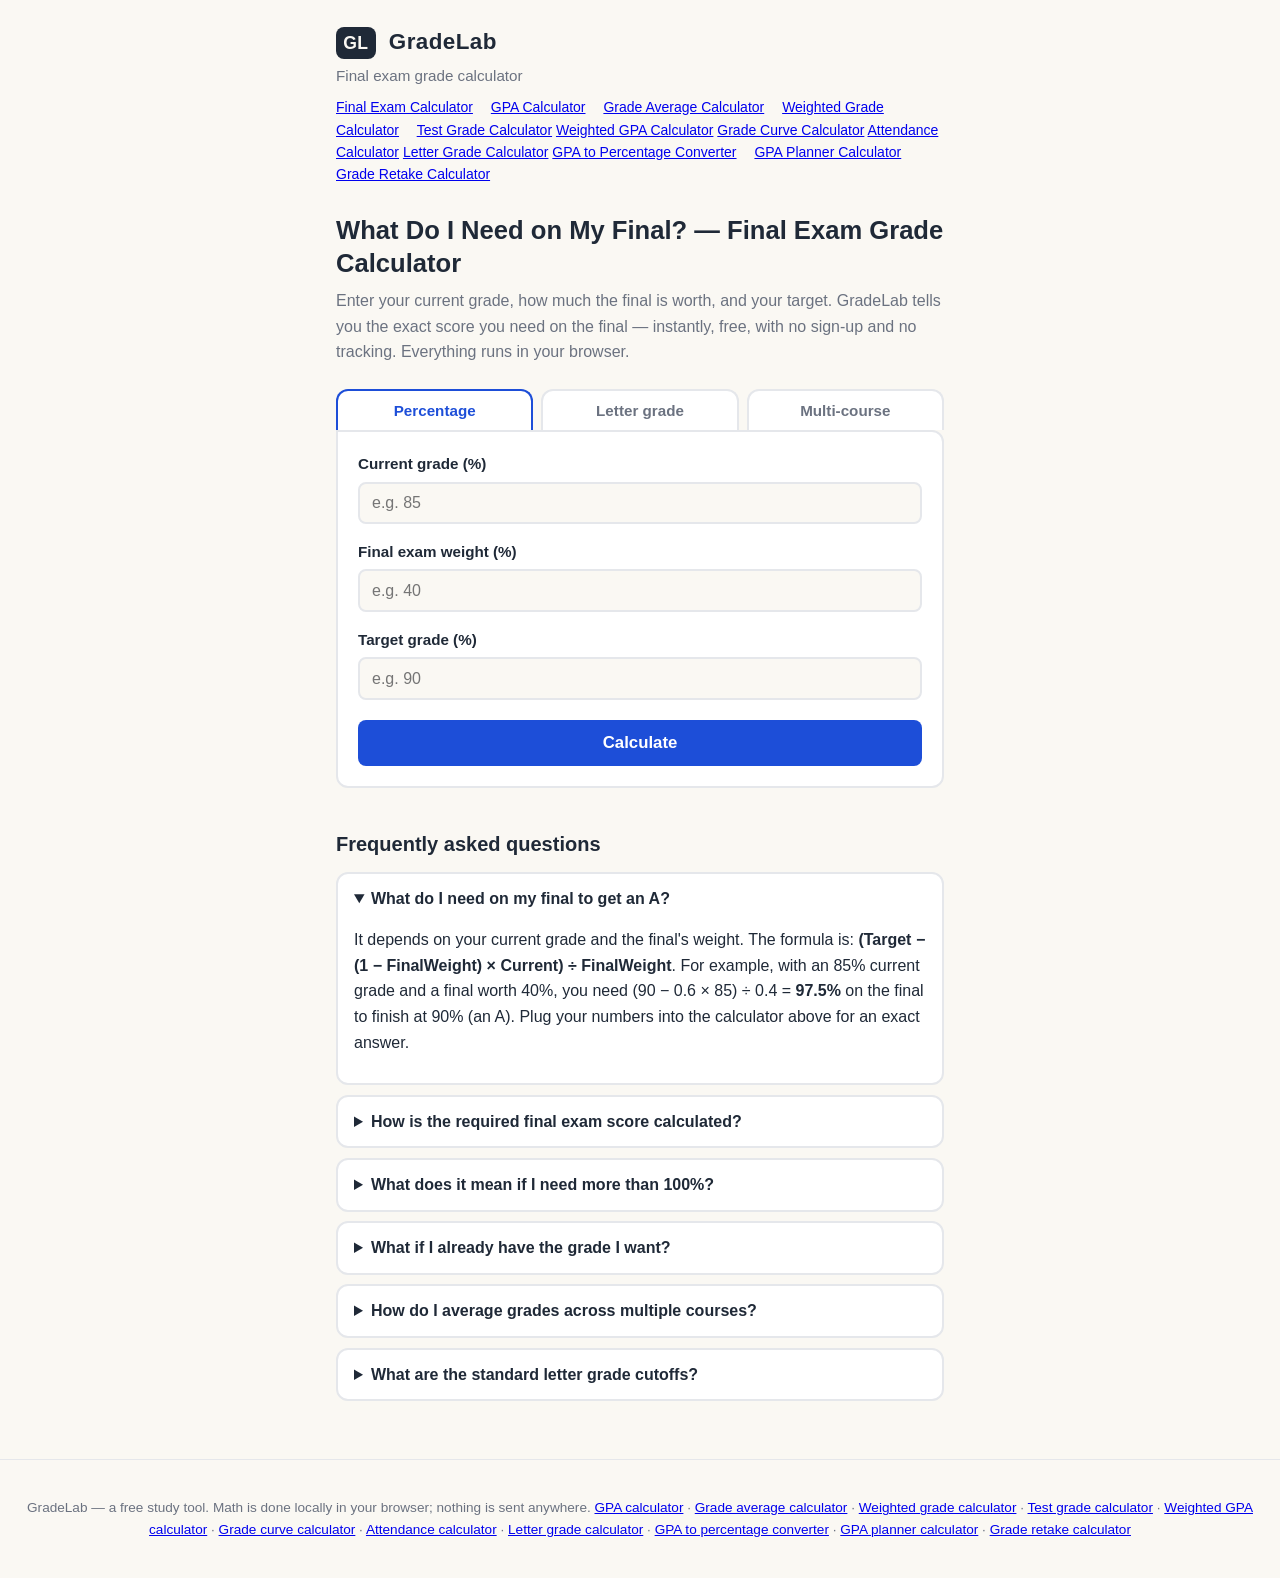
<file: index.html>
<!DOCTYPE html>
<html lang="en">
<head>
<meta charset="UTF-8">
<meta name="viewport" content="width=device-width, initial-scale=1.0">
<title>GradeLab — Final Exam Grade Calculator: What Do I Need on My Final?</title>
<meta name="description" content="Free final exam grade calculator. Enter your current grade, the final's weight, and your target — see exactly what score you need on the final. Supports letter grades and weighted multi-course averages. No sign-up, no tracking.">
<link rel="canonical" href="https://grade.mimito6.uk/">
<meta property="og:title" content="GradeLab — Final Exam Grade Calculator">
<meta property="og:description" content="Find out exactly what score you need on your final exam to hit your target grade. Free, instant, no sign-up.">
<meta property="og:type" content="website">
<meta property="og:url" content="https://grade.mimito6.uk/">
<link rel="stylesheet" href="styles.css">
<script type="application/ld+json">
{
  "@context": "https://schema.org",
  "@type": "WebApplication",
  "name": "GradeLab — Final Exam Grade Calculator",
  "url": "https://grade.mimito6.uk/",
  "applicationCategory": "EducationalApplication",
  "operatingSystem": "Any",
  "offers": { "@type": "Offer", "price": "0", "priceCurrency": "USD" },
  "description": "Free final exam grade calculator. Enter your current grade, the final exam's weight, and your target grade to see the exact score you need on the final."
}
</script>
<script type="application/ld+json">
{
  "@context": "https://schema.org",
  "@type": "FAQPage",
  "mainEntity": [
    {
      "@type": "Question",
      "name": "What do I need on my final to get an A?",
      "acceptedAnswer": { "@type": "Answer", "text": "It depends on your current grade and how much the final is worth. Use the formula: (Target − (1 − FinalWeight) × Current) ÷ FinalWeight. For example, with an 85% current grade and a final worth 40%, you need (90 − 0.6 × 85) ÷ 0.4 = 97.5% on the final to finish with a 90% (A). Enter your numbers in GradeLab's calculator above for an exact answer." }
    },
    {
      "@type": "Question",
      "name": "How is the required final exam score calculated?",
      "acceptedAnswer": { "@type": "Answer", "text": "The final course grade is a weighted average: FinalGrade = CurrentGrade × (1 − w) + FinalScore × w, where w is the final exam's weight as a decimal. Solving for the final score gives: Required = (Target − (1 − w) × Current) ÷ w." }
    },
    {
      "@type": "Question",
      "name": "What does it mean if the calculator says I need more than 100%?",
      "acceptedAnswer": { "@type": "Answer", "text": "It means the target is mathematically out of reach through the final exam alone — even a perfect 100% would not be enough. In that case the honest options are to aim for the highest achievable grade or ask your instructor about extra credit." }
    },
    {
      "@type": "Question",
      "name": "What if I already have the grade I want before the final?",
      "acceptedAnswer": { "@type": "Answer", "text": "If your current grade alone (weighted) already reaches your target, the required final score is zero or negative — meaning you are already safe. You cannot score below zero, so the calculator reports that you have locked in the grade." }
    },
    {
      "@type": "Question",
      "name": "How do I calculate grades across multiple courses with different weights?",
      "acceptedAnswer": { "@type": "Answer", "text": "Multiply each course grade by its weight and add them up; the weights must sum to 1 (or 100%). GradeLab's multi-course mode does this for you and shows the required final score for each course toward a shared target." }
    },
    {
      "@type": "Question",
      "name": "What are the standard letter grade cutoffs?",
      "acceptedAnswer": { "@type": "Answer", "text": "The common US scale is A ≥ 90%, B ≥ 80%, C ≥ 70%, D ≥ 60%, and F below 60%. With plus/minus grading, A+ ≥ 97%, A ≥ 93%, and A− ≥ 90%. Grading scales vary by school and instructor, so always confirm your syllabus." }
    }
  ]
}
</script>
</head>
<body>
<header class="site-header">
  <div class="brand"><span class="brand-mark">GL</span> GradeLab</div>
  <p class="tagline">Final exam grade calculator</p>
  <nav class="tools-nav" aria-label="GradeLab tools" style="margin-top:8px;font-size:14px;">
    <a href="./" aria-current="page" style="margin-right:14px;">Final Exam Calculator</a>
    <a href="gpa-calculator" style="margin-right:14px;">GPA Calculator</a>
    <a href="grade-average" style="margin-right:14px;">Grade Average Calculator</a>
    <a href="weighted-grade" style="margin-right:14px;">Weighted Grade Calculator</a>
    <a href="test-grade">Test Grade Calculator</a>
    <a href="weighted-gpa">Weighted GPA Calculator</a>
    <a href="grade-curve">Grade Curve Calculator</a>
    <a href="attendance">Attendance Calculator</a>
    <a href="letter-grade">Letter Grade Calculator</a>
    <a href="gpa-to-percentage" style="margin-right:14px;">GPA to Percentage Converter</a>
    <a href="gpa-planner">GPA Planner Calculator</a>
    <a href="grade-retake">Grade Retake Calculator</a>
  </nav>
</header>

<main>
  <h1>What Do I Need on My Final? — Final Exam Grade Calculator</h1>
  <p class="intro">Enter your current grade, how much the final is worth, and your target. GradeLab tells you the exact score you need on the final — instantly, free, with no sign-up and no tracking. Everything runs in your browser.</p>

  <nav class="tabs" aria-label="Calculator modes">
    <button class="tab active" data-tab="percent" aria-selected="true">Percentage</button>
    <button class="tab" data-tab="letter" aria-selected="false">Letter grade</button>
    <button class="tab" data-tab="multi" aria-selected="false">Multi-course</button>
  </nav>

  <!-- Percentage mode -->
  <section id="tab-percent" class="panel active" aria-label="Percentage calculator">
    <div class="field">
      <label for="p-current">Current grade (%)</label>
      <input id="p-current" type="number" min="0" max="100" step="0.1" placeholder="e.g. 85" inputmode="decimal">
    </div>
    <div class="field">
      <label for="p-weight">Final exam weight (%)</label>
      <input id="p-weight" type="number" min="0.1" max="100" step="0.1" placeholder="e.g. 40" inputmode="decimal">
    </div>
    <div class="field">
      <label for="p-target">Target grade (%)</label>
      <input id="p-target" type="number" min="0" max="100" step="0.1" placeholder="e.g. 90" inputmode="decimal">
    </div>
    <button class="calc-btn" data-mode="percent">Calculate</button>
    <div class="result" id="result-percent" aria-live="polite"></div>
  </section>

  <!-- Letter grade mode -->
  <section id="tab-letter" class="panel" aria-label="Letter grade calculator">
    <div class="field">
      <label for="l-current">Current grade (%)</label>
      <input id="l-current" type="number" min="0" max="100" step="0.1" placeholder="e.g. 85" inputmode="decimal">
    </div>
    <div class="field">
      <label for="l-weight">Final exam weight (%)</label>
      <input id="l-weight" type="number" min="0.1" max="100" step="0.1" placeholder="e.g. 40" inputmode="decimal">
    </div>
    <div class="field">
      <label for="l-target">Target letter grade</label>
      <select id="l-target">
        <option value="A">A (≥90%)</option>
        <option value="B">B (≥80%)</option>
        <option value="C">C (≥70%)</option>
        <option value="D">D (≥60%)</option>
      </select>
    </div>
    <div class="field checkbox-field">
      <label><input type="checkbox" id="l-plusminus"> Use plus/minus scale (A+ ≥97, A ≥93, A− ≥90…)</label>
    </div>
    <button class="calc-btn" data-mode="letter">Calculate</button>
    <div class="result" id="result-letter" aria-live="polite"></div>
    <p class="note">Standard US cutoffs; your school's scale may differ — check your syllabus.</p>
  </section>

  <!-- Multi-course mode -->
  <section id="tab-multi" class="panel" aria-label="Multi-course calculator">
    <p class="hint">Add one row per course. Weights must add up to 100%.</p>
    <div id="course-rows"></div>
    <button class="ghost-btn" id="add-course">+ Add course</button>
    <div class="field">
      <label for="m-target">Target grade for each course (%)</label>
      <input id="m-target" type="number" min="0" max="100" step="0.1" placeholder="e.g. 90" inputmode="decimal">
    </div>
    <div class="field">
      <label for="m-weight">Final exam weight in each course (%)</label>
      <input id="m-weight" type="number" min="0.1" max="100" step="0.1" placeholder="e.g. 40" inputmode="decimal">
    </div>
    <button class="calc-btn" data-mode="multi">Calculate</button>
    <div class="result" id="result-multi" aria-live="polite"></div>
  </section>

  <section class="faq" aria-label="Frequently asked questions">
    <h2>Frequently asked questions</h2>
    <details open>
      <summary>What do I need on my final to get an A?</summary>
      <p>It depends on your current grade and the final's weight. The formula is: <strong>(Target − (1 − FinalWeight) × Current) ÷ FinalWeight</strong>. For example, with an 85% current grade and a final worth 40%, you need (90 − 0.6 × 85) ÷ 0.4 = <strong>97.5%</strong> on the final to finish at 90% (an A). Plug your numbers into the calculator above for an exact answer.</p>
    </details>
    <details>
      <summary>How is the required final exam score calculated?</summary>
      <p>Your final course grade is a weighted average: <strong>FinalGrade = CurrentGrade × (1 − w) + FinalScore × w</strong>, where <em>w</em> is the final exam's weight as a decimal (e.g. 40% → 0.4). Solving for the final score gives: <strong>Required = (Target − (1 − w) × Current) ÷ w</strong>.</p>
    </details>
    <details>
      <summary>What does it mean if I need more than 100%?</summary>
      <p>It means the target is mathematically out of reach through the final alone — even a perfect score wouldn't get you there. The honest move is to aim for the highest grade you <em>can</em> reach, or ask your instructor about extra credit.</p>
    </details>
    <details>
      <summary>What if I already have the grade I want?</summary>
      <p>If your current grade, weighted, already meets your target, the required final score is zero or negative. That means you're already safe — you've locked in the grade no matter what happens on the final (as long as the syllabus doesn't require a minimum final score).</p>
    </details>
    <details>
      <summary>How do I average grades across multiple courses?</summary>
      <p>Multiply each course grade by its weight and add them up; the weights must total 100%. The multi-course mode above does this for you and shows the required final score for each course toward a shared target.</p>
    </details>
    <details>
      <summary>What are the standard letter grade cutoffs?</summary>
      <p>The common US scale is A ≥ 90%, B ≥ 80%, C ≥ 70%, D ≥ 60%, F below 60%. With plus/minus grading: A+ ≥ 97%, A ≥ 93%, A− ≥ 90%. Grading scales vary by school and instructor, so always confirm your syllabus.</p>
    </details>
  </section>
</main>

<footer class="site-footer">
  <p>GradeLab — a free study tool. Math is done locally in your browser; nothing is sent anywhere. <a href="gpa-calculator">GPA calculator</a> · <a href="grade-average">Grade average calculator</a> · <a href="weighted-grade">Weighted grade calculator</a> · <a href="test-grade">Test grade calculator</a> · <a href="weighted-gpa">Weighted GPA calculator</a> · <a href="grade-curve">Grade curve calculator</a> · <a href="attendance">Attendance calculator</a> · <a href="letter-grade">Letter grade calculator</a> · <a href="gpa-to-percentage">GPA to percentage converter</a> · <a href="gpa-planner">GPA planner calculator</a> · <a href="grade-retake">Grade retake calculator</a></p>
</footer>

<script src="app.js"></script>
</body>
</html>
</file>
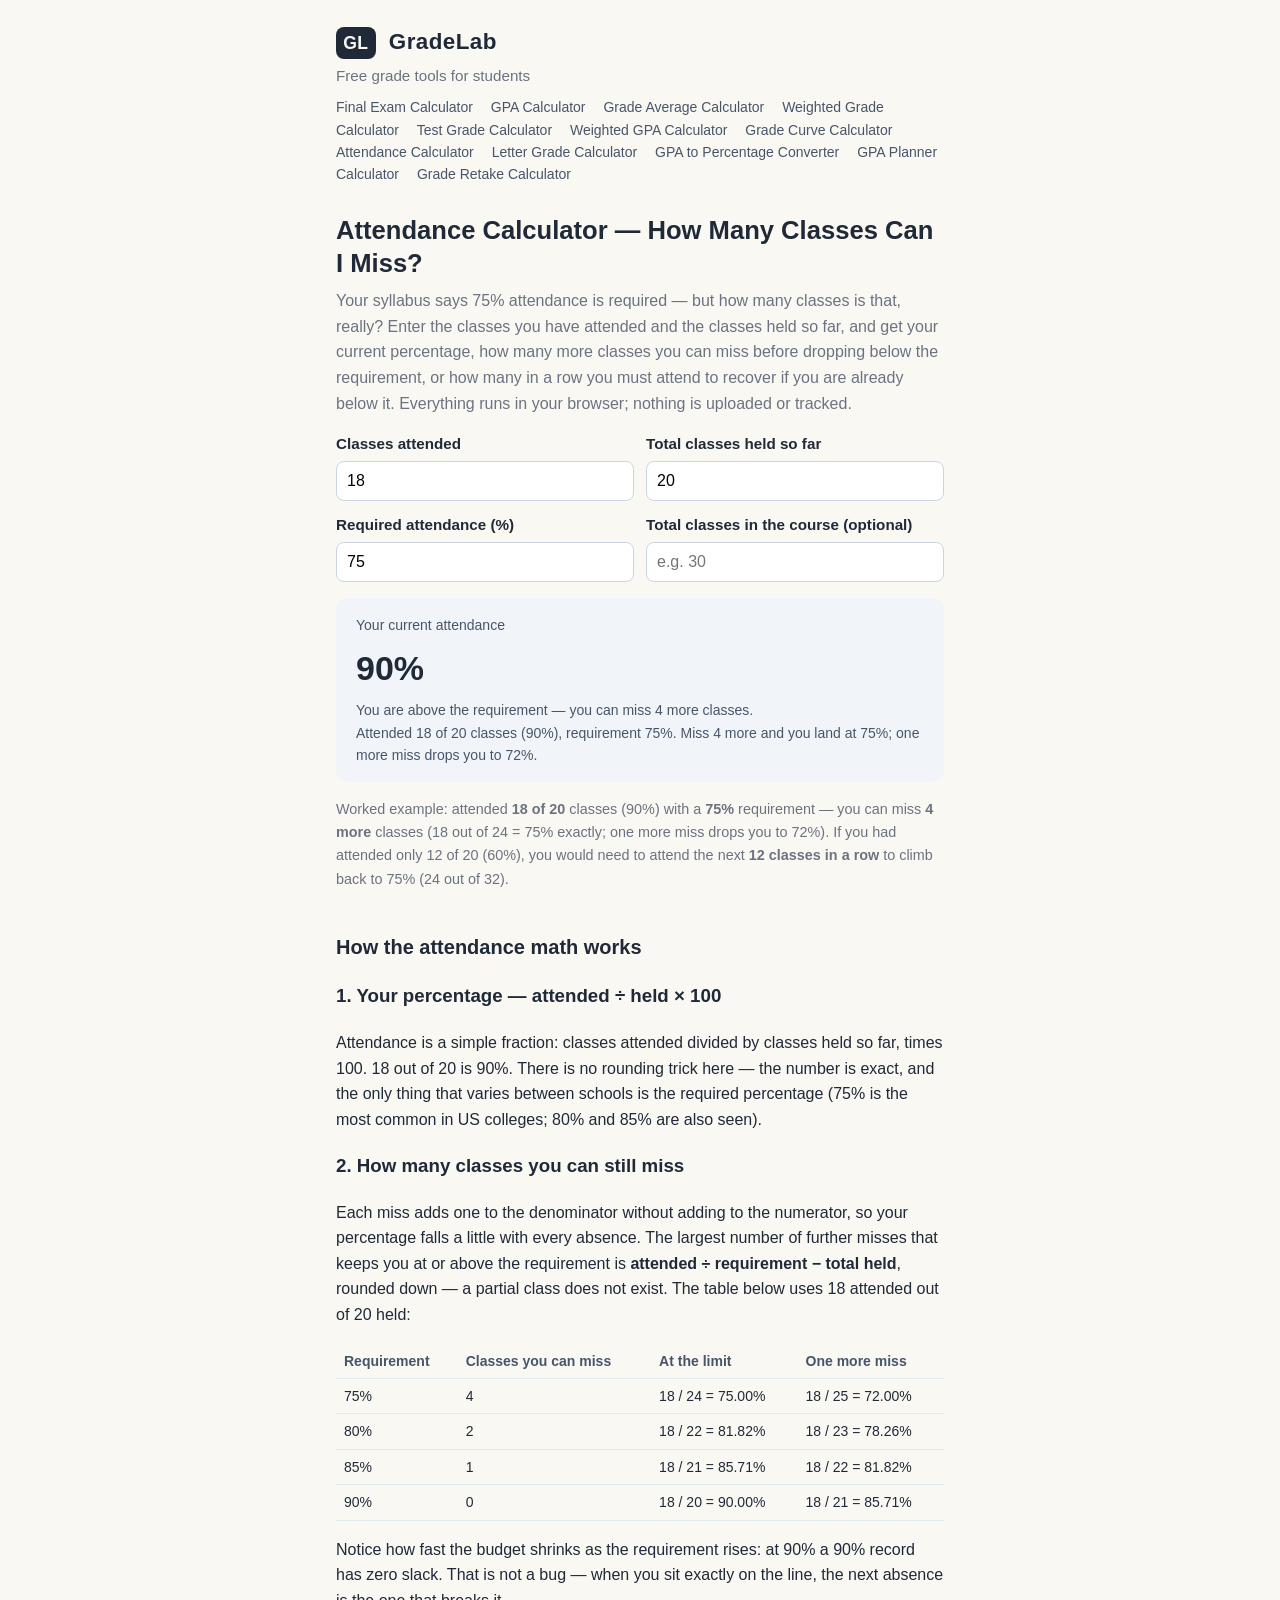
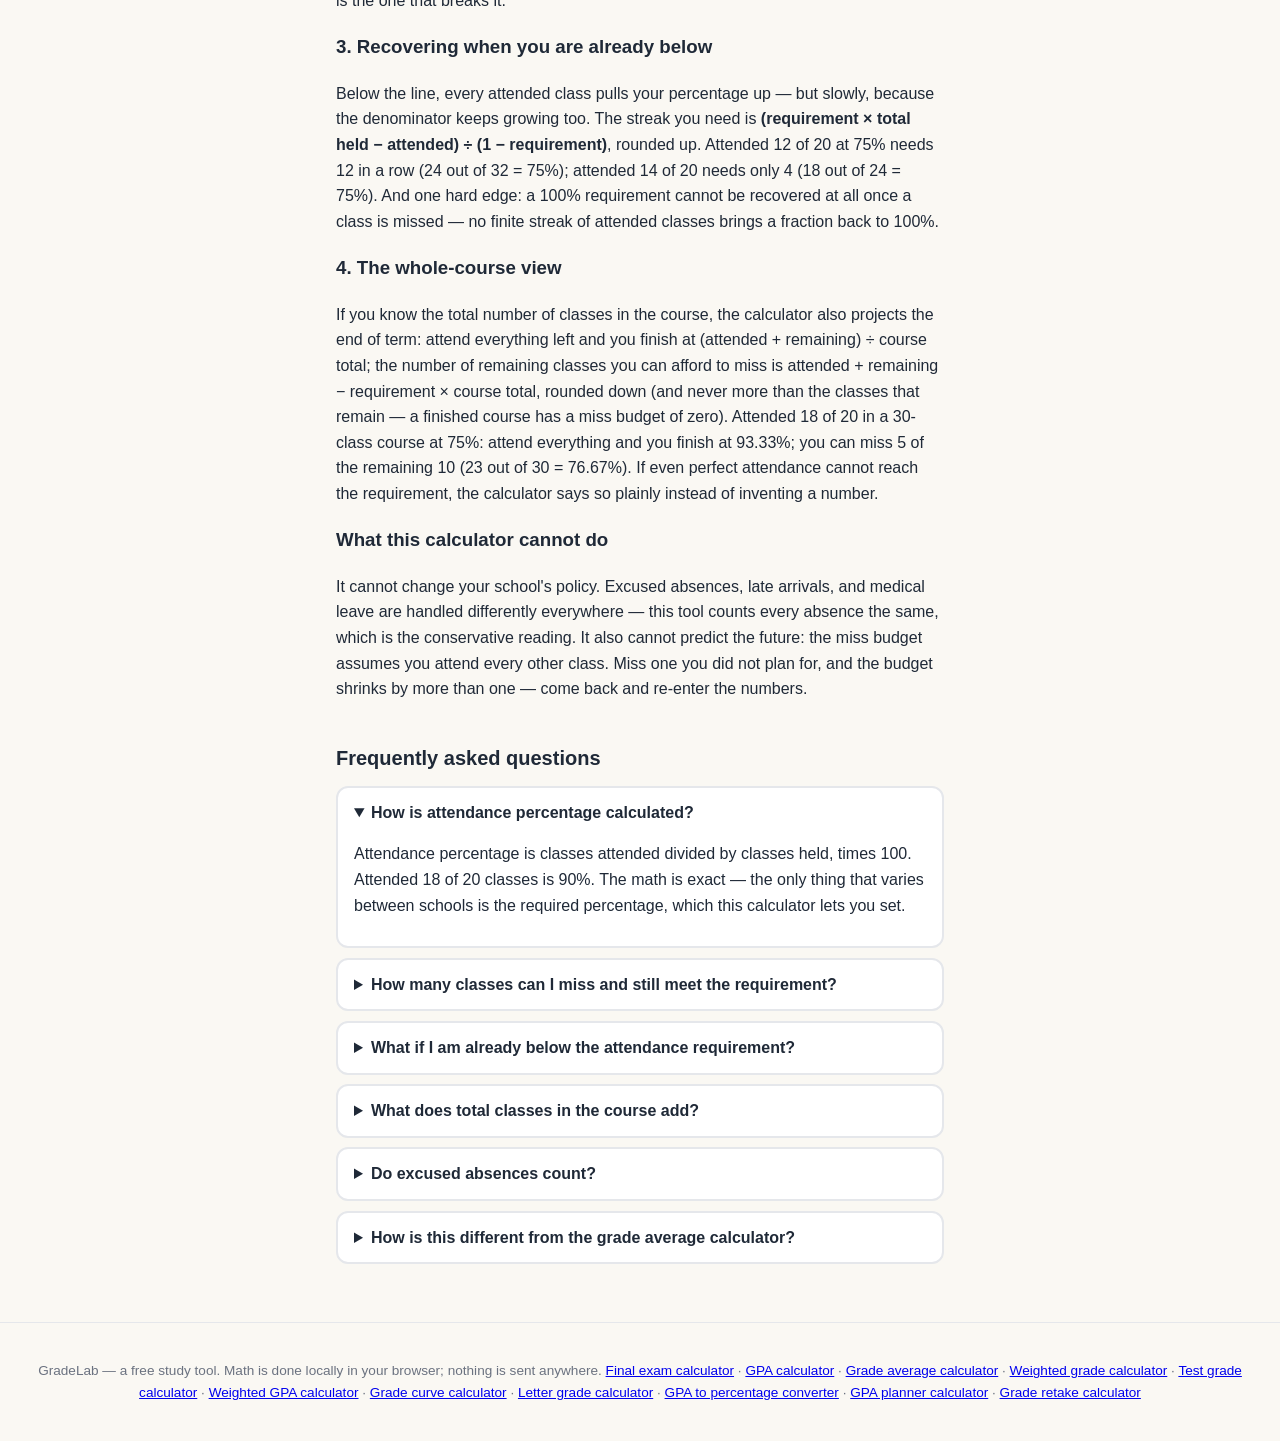
<file: attendance/index.html>
<!DOCTYPE html>
<html lang="en">
<head>
<meta charset="UTF-8">
<meta name="viewport" content="width=device-width, initial-scale=1.0">
<title>Attendance Calculator — How Many Classes Can I Miss? | GradeLab</title>
<meta name="description" content="Free attendance calculator: enter classes attended and total classes held to see your attendance percentage, how many more classes you can miss before dropping below your school's requirement, or how many in a row you must attend to recover. Runs in your browser, no sign-up, no tracking.">
<link rel="canonical" href="https://grade.mimito6.uk/attendance">
<meta property="og:title" content="GradeLab — Attendance Calculator">
<meta property="og:description" content="How many classes can you miss and still meet the attendance requirement? Enter attended and held classes — see your percentage, your miss budget, and how to recover if you are below. Free, no sign-up.">
<meta property="og:type" content="website">
<meta property="og:url" content="https://grade.mimito6.uk/attendance">
<link rel="stylesheet" href="../styles.css">
<style>
.t-grid { display: grid; grid-template-columns: 1fr 1fr; gap: 12px; margin-bottom: 8px; }
.t-grid .field { margin: 0; }
.t-grid .field input, .t-grid .field select { width: 100%; padding: 10px; border: 1px solid #cbd5e1; border-radius: 8px; font-size: 16px; background: #fff; }
.t-summary { background: #f1f5f9; border-radius: 12px; padding: 16px 20px; margin: 16px 0; }
.t-summary .big { font-size: 34px; font-weight: 700; margin: 4px 0; }
.t-summary .meta { color: #475569; font-size: 14px; }
.t-summary ul { margin: 10px 0 0; padding-left: 20px; font-size: 14px; }
.t-summary li { margin: 4px 0; }
.guide table { width: 100%; border-collapse: collapse; margin: 10px 0 16px; font-size: 14px; }
.guide th, .guide td { text-align: left; padding: 6px 8px; border-bottom: 1px solid #e2e8f0; }
.guide th { color: #475569; font-weight: 600; }
.tools-nav { margin: 8px 0 0; font-size: 14px; }
.tools-nav a { color: #475569; text-decoration: none; margin-right: 14px; }
.tools-nav a:hover { text-decoration: underline; }
@media (max-width: 520px) { .t-grid { grid-template-columns: 1fr; } }
</style>
<script type="application/ld+json">
{
  "@context": "https://schema.org",
  "@type": "WebApplication",
  "name": "GradeLab — Attendance Calculator",
  "url": "https://grade.mimito6.uk/attendance",
  "applicationCategory": "EducationalApplication",
  "operatingSystem": "Any",
  "offers": { "@type": "Offer", "price": "0", "priceCurrency": "USD" },
  "description": "Free attendance calculator: enter classes attended and total classes held to see your attendance percentage, how many more classes you can miss before dropping below your school's requirement, or how many in a row you must attend to recover."
}
</script>
<script type="application/ld+json">
{
  "@context": "https://schema.org",
  "@type": "FAQPage",
  "mainEntity": [
    {
      "@type": "Question",
      "name": "How is attendance percentage calculated?",
      "acceptedAnswer": { "@type": "Answer", "text": "Attendance percentage is classes attended divided by classes held, times 100. Attended 18 of 20 classes is 90%. The math is exact — the only thing that varies between schools is the required percentage, which this calculator lets you set." }
    },
    {
      "@type": "Question",
      "name": "How many classes can I miss and still meet the requirement?",
      "acceptedAnswer": { "@type": "Answer", "text": "Divide classes attended by the required percentage (as a decimal), subtract the classes held so far, and round down: max misses = attended ÷ requirement − total held. Attended 18 of 20 at a 75% requirement gives 18 ÷ 0.75 − 20 = 4 more misses — 18 out of 24 is exactly 75%, while one more miss drops you to 72%." }
    },
    {
      "@type": "Question",
      "name": "What if I am already below the attendance requirement?",
      "acceptedAnswer": { "@type": "Answer", "text": "You need a streak of attended classes: classes to recover = (requirement × total held − attended) ÷ (1 − requirement), rounded up. Attended 12 of 20 at 75% needs 12 attended classes in a row, reaching 24 out of 32 = 75%. Note that a 100% requirement cannot be recovered once a class is missed — no streak brings attendance back to 100%." }
    },
    {
      "@type": "Question",
      "name": "What does total classes in the course add?",
      "acceptedAnswer": { "@type": "Answer", "text": "If you know how many classes the whole course has, the calculator projects the full course: your final attendance if you attend every remaining class, and how many of the remaining classes you can miss in total. Attended 18 of 20 in a 30-class course at 75% means attending everything ends at 93.33%, and you can miss 5 of the remaining 10 classes (23 out of 30 = 76.67%). It also tells you honestly when the requirement is already out of reach even with perfect attendance." }
    },
    {
      "@type": "Question",
      "name": "Do excused absences count?",
      "acceptedAnswer": { "@type": "Answer", "text": "That depends on your school, not on the math. This calculator counts every absence the same, because that is the conservative reading most syllabi use. Some schools excuse documented absences or count a late arrival as half an absence — check your syllabus or ask your teacher before treating an excused absence as free." }
    },
    {
      "@type": "Question",
      "name": "How is this different from the grade average calculator?",
      "acceptedAnswer": { "@type": "Answer", "text": "Both are percentages, but they answer different questions. The grade average calculator averages your scores across assignments; this one tracks presence across class meetings and compares it against a policy threshold. A 90% grade average says nothing about attendance, and 90% attendance says nothing about your grades — use each page for its own question." }
    }
  ]
}
</script>
</head>
<body>
<header class="site-header">
  <div class="brand"><span class="brand-mark">GL</span> GradeLab</div>
  <p class="tagline">Free grade tools for students</p>
  <nav class="tools-nav" aria-label="GradeLab tools">
    <a href="../">Final Exam Calculator</a>
    <a href="../gpa-calculator">GPA Calculator</a>
    <a href="../grade-average">Grade Average Calculator</a>
    <a href="../weighted-grade">Weighted Grade Calculator</a>
    <a href="../test-grade">Test Grade Calculator</a>
    <a href="../weighted-gpa">Weighted GPA Calculator</a>
    <a href="../grade-curve">Grade Curve Calculator</a>
    <a href="./" aria-current="page">Attendance Calculator</a>
    <a href="../letter-grade">Letter Grade Calculator</a>
    <a href="../gpa-to-percentage">GPA to Percentage Converter</a>
    <a href="../gpa-planner">GPA Planner Calculator</a>
    <a href="../grade-retake">Grade Retake Calculator</a>
  </nav>
</header>

<main>
  <h1>Attendance Calculator — How Many Classes Can I Miss?</h1>
  <p class="intro">Your syllabus says 75% attendance is required — but how many classes is that, really? Enter the classes you have attended and the classes held so far, and get your current percentage, how many more classes you can miss before dropping below the requirement, or how many in a row you must attend to recover if you are already below it. Everything runs in your browser; nothing is uploaded or tracked.</p>

  <section aria-label="Attendance calculator">
    <div class="t-grid">
      <div class="field">
        <label for="a-attended">Classes attended</label>
        <input id="a-attended" type="number" min="0" step="1" value="18" inputmode="numeric">
      </div>
      <div class="field">
        <label for="a-total">Total classes held so far</label>
        <input id="a-total" type="number" min="1" step="1" value="20" inputmode="numeric">
      </div>
      <div class="field">
        <label for="a-req">Required attendance (%)</label>
        <input id="a-req" type="number" min="1" max="100" step="any" value="75" inputmode="decimal">
      </div>
      <div class="field">
        <label for="a-course">Total classes in the course (optional)</label>
        <input id="a-course" type="number" min="1" step="1" placeholder="e.g. 30" inputmode="numeric">
      </div>
    </div>

    <div class="t-summary">
      <div class="meta">Your current attendance</div>
      <div class="big" id="a-pct">—</div>
      <div class="meta" id="a-verdict">Enter your attended and held classes.</div>
      <div class="meta" id="a-detail"></div>
      <div id="a-projection" aria-live="polite"></div>
    </div>
    <p class="hint">Worked example: attended <strong>18 of 20</strong> classes (90%) with a <strong>75%</strong> requirement — you can miss <strong>4 more</strong> classes (18 out of 24 = 75% exactly; one more miss drops you to 72%). If you had attended only 12 of 20 (60%), you would need to attend the next <strong>12 classes in a row</strong> to climb back to 75% (24 out of 32).</p>
  </section>

  <section class="guide" aria-label="How the attendance math works">
    <h2>How the attendance math works</h2>
    <h3>1. Your percentage — attended ÷ held × 100</h3>
    <p>Attendance is a simple fraction: classes attended divided by classes held so far, times 100. 18 out of 20 is 90%. There is no rounding trick here — the number is exact, and the only thing that varies between schools is the required percentage (75% is the most common in US colleges; 80% and 85% are also seen).</p>
    <h3>2. How many classes you can still miss</h3>
    <p>Each miss adds one to the denominator without adding to the numerator, so your percentage falls a little with every absence. The largest number of further misses that keeps you at or above the requirement is <strong>attended ÷ requirement − total held</strong>, rounded down — a partial class does not exist. The table below uses 18 attended out of 20 held:</p>
    <table>
      <thead><tr><th>Requirement</th><th>Classes you can miss</th><th>At the limit</th><th>One more miss</th></tr></thead>
      <tbody>
        <tr><td>75%</td><td>4</td><td>18 / 24 = 75.00%</td><td>18 / 25 = 72.00%</td></tr>
        <tr><td>80%</td><td>2</td><td>18 / 22 = 81.82%</td><td>18 / 23 = 78.26%</td></tr>
        <tr><td>85%</td><td>1</td><td>18 / 21 = 85.71%</td><td>18 / 22 = 81.82%</td></tr>
        <tr><td>90%</td><td>0</td><td>18 / 20 = 90.00%</td><td>18 / 21 = 85.71%</td></tr>
      </tbody>
    </table>
    <p>Notice how fast the budget shrinks as the requirement rises: at 90% a 90% record has zero slack. That is not a bug — when you sit exactly on the line, the next absence is the one that breaks it.</p>
    <h3>3. Recovering when you are already below</h3>
    <p>Below the line, every attended class pulls your percentage up — but slowly, because the denominator keeps growing too. The streak you need is <strong>(requirement × total held − attended) ÷ (1 − requirement)</strong>, rounded up. Attended 12 of 20 at 75% needs 12 in a row (24 out of 32 = 75%); attended 14 of 20 needs only 4 (18 out of 24 = 75%). And one hard edge: a 100% requirement cannot be recovered at all once a class is missed — no finite streak of attended classes brings a fraction back to 100%.</p>
    <h3>4. The whole-course view</h3>
    <p>If you know the total number of classes in the course, the calculator also projects the end of term: attend everything left and you finish at (attended + remaining) ÷ course total; the number of remaining classes you can afford to miss is attended + remaining − requirement × course total, rounded down (and never more than the classes that remain — a finished course has a miss budget of zero). Attended 18 of 20 in a 30-class course at 75%: attend everything and you finish at 93.33%; you can miss 5 of the remaining 10 (23 out of 30 = 76.67%). If even perfect attendance cannot reach the requirement, the calculator says so plainly instead of inventing a number.</p>
    <h3>What this calculator cannot do</h3>
    <p>It cannot change your school's policy. Excused absences, late arrivals, and medical leave are handled differently everywhere — this tool counts every absence the same, which is the conservative reading. It also cannot predict the future: the miss budget assumes you attend every other class. Miss one you did not plan for, and the budget shrinks by more than one — come back and re-enter the numbers.</p>
  </section>

  <section class="faq" aria-label="Frequently asked questions">
    <h2>Frequently asked questions</h2>
    <details open>
      <summary>How is attendance percentage calculated?</summary>
      <p>Attendance percentage is classes attended divided by classes held, times 100. Attended 18 of 20 classes is 90%. The math is exact — the only thing that varies between schools is the required percentage, which this calculator lets you set.</p>
    </details>
    <details>
      <summary>How many classes can I miss and still meet the requirement?</summary>
      <p>Divide classes attended by the required percentage (as a decimal), subtract the classes held so far, and round down: max misses = attended ÷ requirement − total held. Attended 18 of 20 at a 75% requirement gives 18 ÷ 0.75 − 20 = 4 more misses — 18 out of 24 is exactly 75%, while one more miss drops you to 72%.</p>
    </details>
    <details>
      <summary>What if I am already below the attendance requirement?</summary>
      <p>You need a streak of attended classes: classes to recover = (requirement × total held − attended) ÷ (1 − requirement), rounded up. Attended 12 of 20 at 75% needs 12 attended classes in a row, reaching 24 out of 32 = 75%. Note that a 100% requirement cannot be recovered once a class is missed — no streak brings attendance back to 100%.</p>
    </details>
    <details>
      <summary>What does total classes in the course add?</summary>
      <p>If you know how many classes the whole course has, the calculator projects the full course: your final attendance if you attend every remaining class, and how many of the remaining classes you can miss in total. Attended 18 of 20 in a 30-class course at 75% means attending everything ends at 93.33%, and you can miss 5 of the remaining 10 classes (23 out of 30 = 76.67%). It also tells you honestly when the requirement is already out of reach even with perfect attendance.</p>
    </details>
    <details>
      <summary>Do excused absences count?</summary>
      <p>That depends on your school, not on the math. This calculator counts every absence the same, because that is the conservative reading most syllabi use. Some schools excuse documented absences or count a late arrival as half an absence — check your syllabus or ask your teacher before treating an excused absence as free.</p>
    </details>
    <details>
      <summary>How is this different from the grade average calculator?</summary>
      <p>Both are percentages, but they answer different questions. The grade average calculator averages your scores across assignments; this one tracks presence across class meetings and compares it against a policy threshold. A 90% grade average says nothing about attendance, and 90% attendance says nothing about your grades — use each page for its own question.</p>
    </details>
  </section>
</main>

<footer class="site-footer">
  <p>GradeLab — a free study tool. Math is done locally in your browser; nothing is sent anywhere. <a href="../">Final exam calculator</a> · <a href="../gpa-calculator">GPA calculator</a> · <a href="../grade-average">Grade average calculator</a> · <a href="../weighted-grade">Weighted grade calculator</a> · <a href="../test-grade">Test grade calculator</a> · <a href="../weighted-gpa">Weighted GPA calculator</a> · <a href="../grade-curve">Grade curve calculator</a> · <a href="../letter-grade">Letter grade calculator</a> · <a href="../gpa-to-percentage">GPA to percentage converter</a> · <a href="../gpa-planner">GPA planner calculator</a> · <a href="../grade-retake">Grade retake calculator</a></p>
</footer>

<script src="../attendance.js"></script>
</body>
</html>
</file>
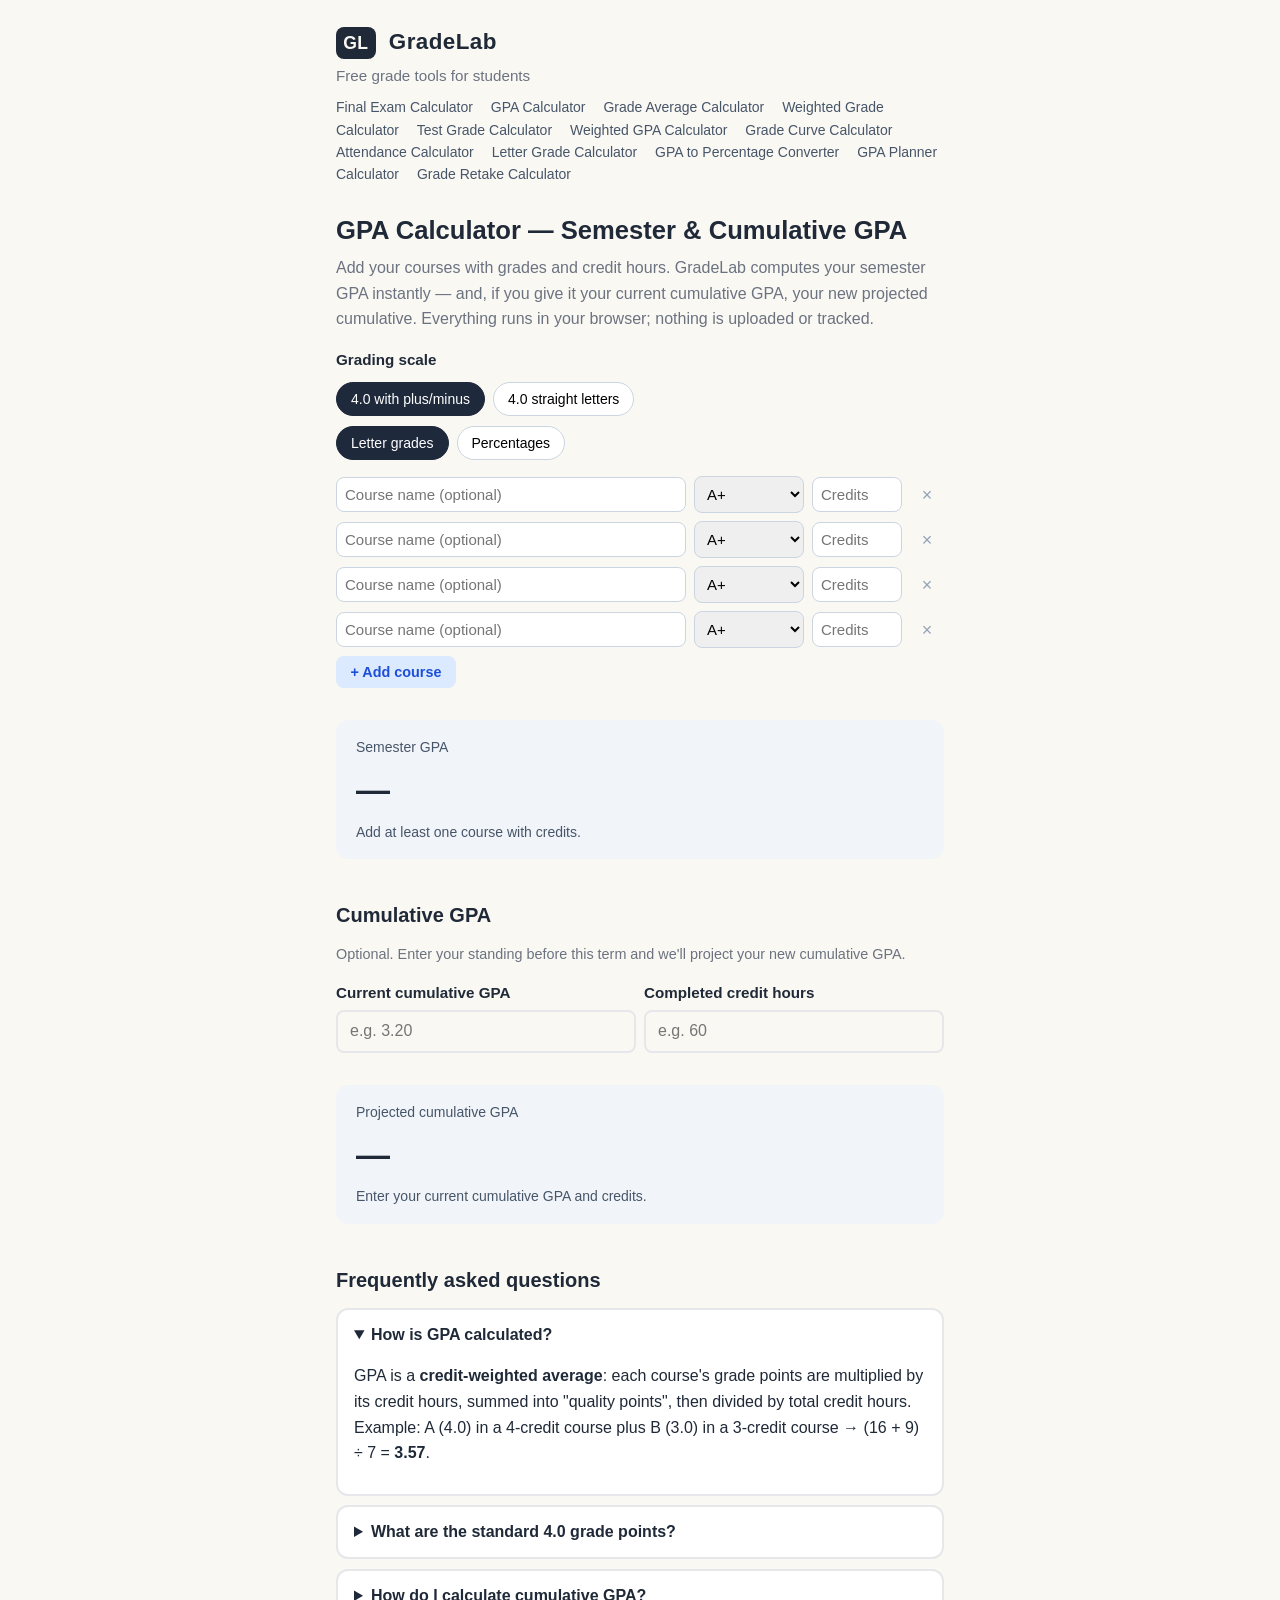
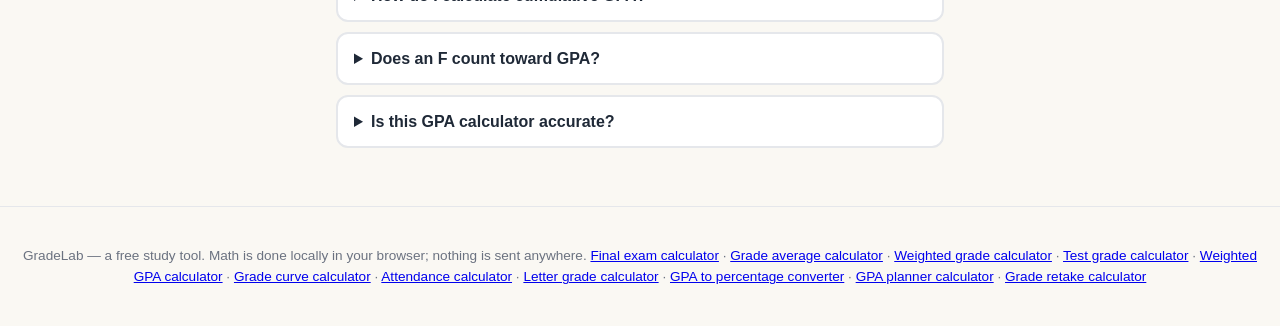
<file: gpa-calculator/index.html>
<!DOCTYPE html>
<html lang="en">
<head>
<meta charset="UTF-8">
<meta name="viewport" content="width=device-width, initial-scale=1.0">
<title>GPA Calculator — Semester & Cumulative GPA | GradeLab</title>
<meta name="description" content="Free GPA calculator: enter your courses, letter grades (or percentages) and credit hours to get your semester GPA, plus a cumulative GPA calculator. Runs in your browser, no sign-up, no tracking.">
<link rel="canonical" href="https://grade.mimito6.uk/gpa-calculator">
<meta property="og:title" content="GradeLab — GPA Calculator">
<meta property="og:description" content="Calculate your semester GPA and cumulative GPA in seconds. Free, instant, no sign-up.">
<meta property="og:type" content="website">
<meta property="og:url" content="https://grade.mimito6.uk/gpa-calculator">
<link rel="stylesheet" href="../styles.css">
<style>
.gpa-row { display: grid; grid-template-columns: 1fr 110px 90px 34px; gap: 8px; margin-bottom: 8px; align-items: center; }
.gpa-row input, .gpa-row select { width: 100%; padding: 8px; border: 1px solid #cbd5e1; border-radius: 8px; font-size: 15px; }
.gpa-row .remove-row { background: none; border: none; font-size: 18px; cursor: pointer; color: #94a3b8; line-height: 1; }
.gpa-row .remove-row:hover { color: #e11d48; }
@media (max-width: 520px) { .gpa-row { grid-template-columns: 1fr 92px 76px 30px; } }
.gpa-summary { background: #f1f5f9; border-radius: 12px; padding: 16px 20px; margin: 16px 0; }
.gpa-summary .big { font-size: 34px; font-weight: 700; margin: 4px 0; }
.gpa-summary .meta { color: #475569; font-size: 14px; }
.seg { display: flex; gap: 8px; margin: 10px 0; flex-wrap: wrap; }
.seg button { padding: 8px 14px; border: 1px solid #cbd5e1; border-radius: 999px; background: #fff; cursor: pointer; font-size: 14px; }
.seg button.active { background: #1e293b; color: #fff; border-color: #1e293b; }
.tools-nav { margin: 8px 0 0; font-size: 14px; }
.tools-nav a { color: #475569; text-decoration: none; margin-right: 14px; }
.tools-nav a:hover { text-decoration: underline; }
</style>
<script type="application/ld+json">
{
  "@context": "https://schema.org",
  "@type": "WebApplication",
  "name": "GradeLab — GPA Calculator",
  "url": "https://grade.mimito6.uk/gpa-calculator",
  "applicationCategory": "EducationalApplication",
  "operatingSystem": "Any",
  "offers": { "@type": "Offer", "price": "0", "priceCurrency": "USD" },
  "description": "Free GPA calculator: enter courses, grades and credit hours to get your semester GPA and projected cumulative GPA."
}
</script>
<script type="application/ld+json">
{
  "@context": "https://schema.org",
  "@type": "FAQPage",
  "mainEntity": [
    {
      "@type": "Question",
      "name": "How is GPA calculated?",
      "acceptedAnswer": { "@type": "Answer", "text": "GPA is a credit-weighted average: multiply each course's grade points by its credit hours, add them all up (quality points), then divide by total credit hours. Example: A (4.0) in a 4-credit course plus B (3.0) in a 3-credit course gives (16 + 9) / 7 = 3.57." }
    },
    {
      "@type": "Question",
      "name": "What are the standard 4.0 scale grade points?",
      "acceptedAnswer": { "@type": "Answer", "text": "On the common US 4.0 scale with plus/minus: A/A+ = 4.0, A− = 3.67, B+ = 3.33, B = 3.0, B− = 2.67, C+ = 2.33, C = 2.0, C− = 1.67, D+ = 1.33, D = 1.0, D− = 0.67, F = 0. Grading scales vary by school, so always confirm your institution's scale." }
    },
    {
      "@type": "Question",
      "name": "How do I calculate my cumulative GPA?",
      "acceptedAnswer": { "@type": "Answer", "text": "Cumulative GPA = (old quality points + new quality points) / (old credits + new credits). Your old quality points = current cumulative GPA × completed credit hours. GradeLab computes this for you: enter your current cumulative GPA and completed credits, then your new term's courses." }
    },
    {
      "@type": "Question",
      "name": "Do failed (F) courses count toward GPA?",
      "acceptedAnswer": { "@type": "Answer", "text": "Yes. An F earns 0 grade points but its credit hours still count in the denominator, so a failed course pulls your GPA down. Some schools replace repeated-course grades — check your school's policy." }
    },
    {
      "@type": "Question",
      "name": "Is this GPA calculator accurate?",
      "acceptedAnswer": { "@type": "Answer", "text": "The math is exact for the selected 4.0 scale. The uncertainty is never the arithmetic — it is which scale your school uses. Confirm your institution's grade-point table before relying on the number for scholarships or honors cutoffs." }
    }
  ]
}
</script>
</head>
<body>
<header class="site-header">
  <div class="brand"><span class="brand-mark">GL</span> GradeLab</div>
  <p class="tagline">Free grade tools for students</p>
  <nav class="tools-nav" aria-label="GradeLab tools">
    <a href="../">Final Exam Calculator</a>
    <a href="./" aria-current="page">GPA Calculator</a>
    <a href="../grade-average">Grade Average Calculator</a>
    <a href="../weighted-grade">Weighted Grade Calculator</a>
    <a href="../test-grade">Test Grade Calculator</a>
    <a href="../weighted-gpa">Weighted GPA Calculator</a>
    <a href="../grade-curve">Grade Curve Calculator</a>
    <a href="../attendance">Attendance Calculator</a>
    <a href="../letter-grade">Letter Grade Calculator</a>
    <a href="../gpa-to-percentage">GPA to Percentage Converter</a>
    <a href="../gpa-planner">GPA Planner Calculator</a>
    <a href="../grade-retake">Grade Retake Calculator</a>
  </nav>
</header>

<main>
  <h1>GPA Calculator — Semester &amp; Cumulative GPA</h1>
  <p class="intro">Add your courses with grades and credit hours. GradeLab computes your semester GPA instantly — and, if you give it your current cumulative GPA, your new projected cumulative. Everything runs in your browser; nothing is uploaded or tracked.</p>

  <section aria-label="GPA calculator">
    <div class="field">
      <label>Grading scale</label>
      <div class="seg" role="group" aria-label="Grading scale">
        <button type="button" class="active" data-scale="pm">4.0 with plus/minus</button>
        <button type="button" data-scale="plain">4.0 straight letters</button>
      </div>
      <div class="seg" role="group" aria-label="Grade input format">
        <button type="button" class="active" data-format="letter">Letter grades</button>
        <button type="button" data-format="percent">Percentages</button>
      </div>
    </div>

    <div id="gpa-rows" aria-live="polite"></div>
    <button class="ghost-btn" id="add-gpa-row" type="button">+ Add course</button>

    <div class="gpa-summary" id="term-summary">
      <div class="meta">Semester GPA</div>
      <div class="big" id="term-gpa">—</div>
      <div class="meta" id="term-detail">Add at least one course with credits.</div>
    </div>

    <h2>Cumulative GPA</h2>
    <p class="hint">Optional. Enter your standing before this term and we'll project your new cumulative GPA.</p>
    <div class="gpa-row" style="grid-template-columns:1fr 1fr;">
      <div class="field"><label for="cum-gpa">Current cumulative GPA</label><input id="cum-gpa" type="number" min="0" max="4" step="0.01" placeholder="e.g. 3.20" inputmode="decimal"></div>
      <div class="field"><label for="cum-credits">Completed credit hours</label><input id="cum-credits" type="number" min="0" step="0.5" placeholder="e.g. 60" inputmode="decimal"></div>
    </div>
    <div class="gpa-summary" id="cum-summary">
      <div class="meta">Projected cumulative GPA</div>
      <div class="big" id="cum-result">—</div>
      <div class="meta" id="cum-detail">Enter your current cumulative GPA and credits.</div>
    </div>
  </section>

  <section class="faq" aria-label="Frequently asked questions">
    <h2>Frequently asked questions</h2>
    <details open>
      <summary>How is GPA calculated?</summary>
      <p>GPA is a <strong>credit-weighted average</strong>: each course's grade points are multiplied by its credit hours, summed into "quality points", then divided by total credit hours. Example: A (4.0) in a 4-credit course plus B (3.0) in a 3-credit course → (16 + 9) ÷ 7 = <strong>3.57</strong>.</p>
    </details>
    <details>
      <summary>What are the standard 4.0 grade points?</summary>
      <p>Common US 4.0 scale with plus/minus: A/A+ = 4.0, A− = 3.67, B+ = 3.33, B = 3.0, B− = 2.67, C+ = 2.33, C = 2.0, C− = 1.67, D+ = 1.33, D = 1.0, D− = 0.67, F = 0. Scales vary by school — always confirm your institution's table.</p>
    </details>
    <details>
      <summary>How do I calculate cumulative GPA?</summary>
      <p>Cumulative GPA = (old quality points + new quality points) ÷ (old credits + new credits). Your old quality points = current cumulative GPA × completed credits. Enter those two numbers above and the calculator projects your new cumulative automatically.</p>
    </details>
    <details>
      <summary>Does an F count toward GPA?</summary>
      <p>Yes. An F earns 0 grade points, but its credits still count in the denominator — so a failed course drags your GPA down. Some schools have grade-replacement policies for retaken courses; check yours.</p>
    </details>
    <details>
      <summary>Is this GPA calculator accurate?</summary>
      <p>The arithmetic is exact for the selected scale. The uncertainty is never the math — it's which scale your school uses. Confirm your institution's grade-point table before relying on the number for scholarships or honors cutoffs.</p>
    </details>
  </section>
</main>

<footer class="site-footer">
  <p>GradeLab — a free study tool. Math is done locally in your browser; nothing is sent anywhere. <a href="../">Final exam calculator</a> · <a href="../grade-average">Grade average calculator</a> · <a href="../weighted-grade">Weighted grade calculator</a> · <a href="../test-grade">Test grade calculator</a> · <a href="../weighted-gpa">Weighted GPA calculator</a> · <a href="../grade-curve">Grade curve calculator</a> · <a href="../attendance">Attendance calculator</a> · <a href="../letter-grade">Letter grade calculator</a> · <a href="../gpa-to-percentage">GPA to percentage converter</a> · <a href="../gpa-planner">GPA planner calculator</a> · <a href="../grade-retake">Grade retake calculator</a></p>
</footer>

<script src="../gpa.js"></script>
</body>
</html>
</file>
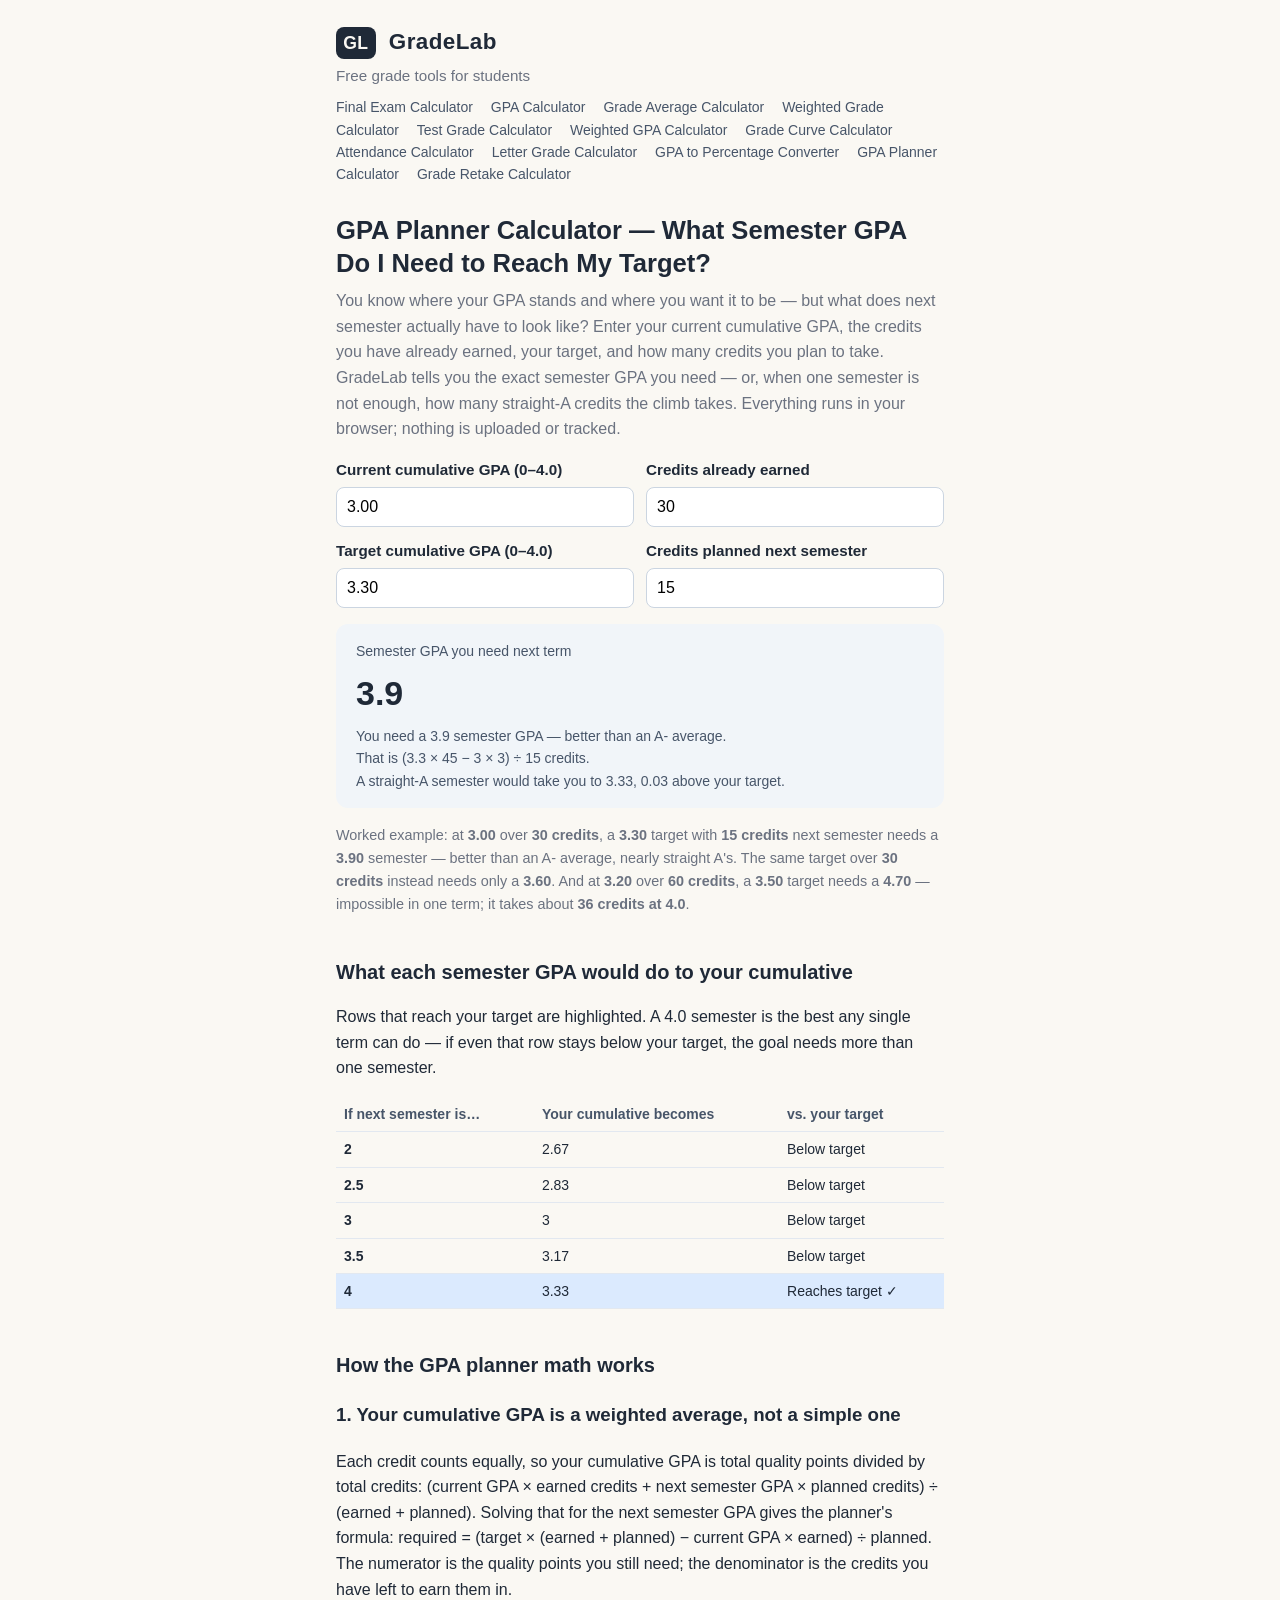
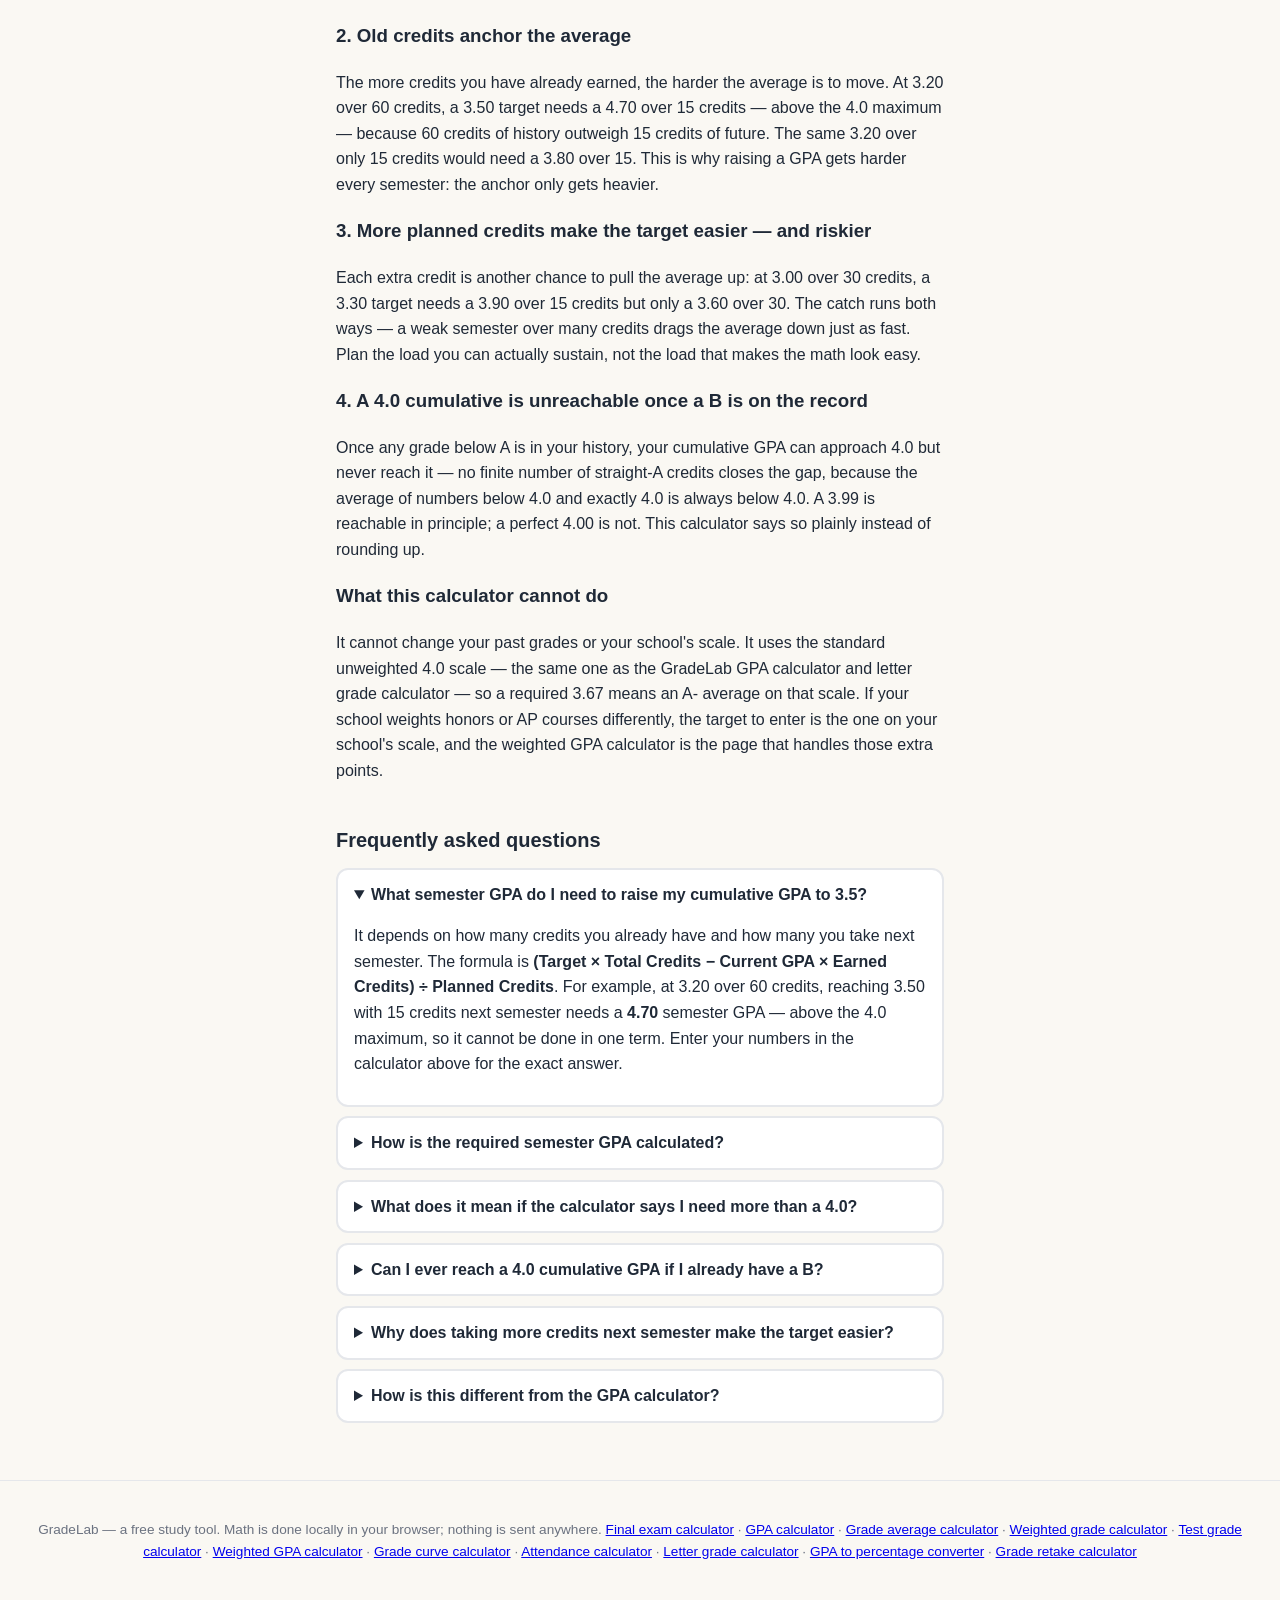
<file: gpa-planner/index.html>
<!DOCTYPE html>
<html lang="en">
<head>
<meta charset="UTF-8">
<meta name="viewport" content="width=device-width, initial-scale=1.0">
<title>GPA Planner Calculator — What Semester GPA Do I Need to Reach My Target? | GradeLab</title>
<meta name="description" content="Free GPA planner calculator: enter your current cumulative GPA, earned credits, target GPA, and planned credits — see exactly what semester GPA you need next term, or how many straight-A credits it takes. Runs in your browser, no sign-up, no tracking.">
<link rel="canonical" href="https://grade.mimito6.uk/gpa-planner">
<meta property="og:title" content="GradeLab — GPA Planner Calculator">
<meta property="og:description" content="At 3.00 over 30 credits, a 3.30 target needs a 3.90 semester over 15 credits — nearly straight A's. Enter your numbers and see what your target really costs. Free, no sign-up.">
<meta property="og:type" content="website">
<meta property="og:url" content="https://grade.mimito6.uk/gpa-planner">
<link rel="stylesheet" href="../styles.css">
<style>
.t-grid { display: grid; grid-template-columns: 1fr 1fr; gap: 12px; margin-bottom: 8px; }
.t-grid .field { margin: 0; }
.t-grid .field input { width: 100%; padding: 10px; border: 1px solid #cbd5e1; border-radius: 8px; font-size: 16px; background: #fff; }
.t-summary { background: #f1f5f9; border-radius: 12px; padding: 16px 20px; margin: 16px 0; }
.t-summary .big { font-size: 34px; font-weight: 700; margin: 4px 0; }
.t-summary .meta { color: #475569; font-size: 14px; }
.guide table { width: 100%; border-collapse: collapse; margin: 10px 0 16px; font-size: 14px; }
.guide th, .guide td { text-align: left; padding: 6px 8px; border-bottom: 1px solid #e2e8f0; }
.guide th { color: #475569; font-weight: 600; }
.guide tr.current { background: #dbeafe; }
.tools-nav { margin: 8px 0 0; font-size: 14px; }
.tools-nav a { color: #475569; text-decoration: none; margin-right: 14px; }
.tools-nav a:hover { text-decoration: underline; }
@media (max-width: 520px) { .t-grid { grid-template-columns: 1fr; } }
</style>
<script type="application/ld+json">
{
  "@context": "https://schema.org",
  "@type": "WebApplication",
  "name": "GradeLab — GPA Planner Calculator",
  "url": "https://grade.mimito6.uk/gpa-planner",
  "applicationCategory": "EducationalApplication",
  "operatingSystem": "Any",
  "offers": { "@type": "Offer", "price": "0", "priceCurrency": "USD" },
  "description": "Free GPA planner calculator: enter your current cumulative GPA, earned credits, target GPA, and planned credits — see exactly what semester GPA you need next term, or how many straight-A credits it takes when one semester is not enough."
}
</script>
<script type="application/ld+json">
{
  "@context": "https://schema.org",
  "@type": "FAQPage",
  "mainEntity": [
    {
      "@type": "Question",
      "name": "What semester GPA do I need to raise my cumulative GPA to 3.5?",
      "acceptedAnswer": { "@type": "Answer", "text": "It depends on how many credits you already have and how many you take next semester. The formula is (Target × Total Credits − Current GPA × Earned Credits) ÷ Planned Credits. For example, at 3.20 over 60 credits, reaching 3.50 with 15 credits next semester needs a 4.70 semester GPA — above the 4.0 maximum, so it cannot be done in one term. Enter your numbers in the calculator above for the exact answer." }
    },
    {
      "@type": "Question",
      "name": "How is the required semester GPA calculated?",
      "acceptedAnswer": { "@type": "Answer", "text": "Your cumulative GPA is total quality points divided by total credits. To land exactly on a target after next semester: Required = (Target × (Earned + Planned) − Current GPA × Earned) ÷ Planned. The numerator is the quality points you still need; the denominator is the credits you have left to earn them in." }
    },
    {
      "@type": "Question",
      "name": "What does it mean if the calculator says I need more than a 4.0?",
      "acceptedAnswer": { "@type": "Answer", "text": "It means the target is mathematically out of reach in a single semester — even straight A's would not be enough, because your earned credits anchor the average. The calculator then shows how many straight-A credits it would take instead: at 3.20 over 60 credits, reaching 3.50 takes about 36 credits at 4.0. The honest options are a lower target or a longer runway." }
    },
    {
      "@type": "Question",
      "name": "Can I ever reach a 4.0 cumulative GPA if I already have a B?",
      "acceptedAnswer": { "@type": "Answer", "text": "No — not exactly. Once any grade below A is on your record, your cumulative GPA can approach 4.0 but never reach it, no matter how many straight-A credits you add. A 3.99 is reachable in principle; a perfect 4.00 is not. The calculator says so plainly instead of rounding up to 4.0." }
    },
    {
      "@type": "Question",
      "name": "Why does taking more credits next semester make the target easier?",
      "acceptedAnswer": { "@type": "Answer", "text": "Because each new credit is a fresh chance to pull the average up: the required GPA is spread over more credits. At 3.00 over 30 credits, a 3.30 target needs a 3.90 over 15 credits, but only a 3.60 over 30 credits. The catch is that more credits also means more work — and a low semester GPA over many credits drags the average down just as fast." }
    },
    {
      "@type": "Question",
      "name": "How is this different from the GPA calculator?",
      "acceptedAnswer": { "@type": "Answer", "text": "The GPA calculator works forward: you enter next semester's courses and it predicts your new cumulative GPA. This planner works backward: you enter the target cumulative GPA and it tells you what semester GPA you need to get there — or, when one semester is not enough, how many straight-A credits the climb takes." }
    }
  ]
}
</script>
</head>
<body>
<header class="site-header">
  <div class="brand"><span class="brand-mark">GL</span> GradeLab</div>
  <p class="tagline">Free grade tools for students</p>
  <nav class="tools-nav" aria-label="GradeLab tools">
    <a href="../">Final Exam Calculator</a>
    <a href="../gpa-calculator">GPA Calculator</a>
    <a href="../grade-average">Grade Average Calculator</a>
    <a href="../weighted-grade">Weighted Grade Calculator</a>
    <a href="../test-grade">Test Grade Calculator</a>
    <a href="../weighted-gpa">Weighted GPA Calculator</a>
    <a href="../grade-curve">Grade Curve Calculator</a>
    <a href="../attendance">Attendance Calculator</a>
    <a href="../letter-grade">Letter Grade Calculator</a>
    <a href="../gpa-to-percentage">GPA to Percentage Converter</a>
    <a href="./" aria-current="page">GPA Planner Calculator</a>
    <a href="../grade-retake">Grade Retake Calculator</a>
  </nav>
</header>

<main>
  <h1>GPA Planner Calculator — What Semester GPA Do I Need to Reach My Target?</h1>
  <p class="intro">You know where your GPA stands and where you want it to be — but what does next semester actually have to look like? Enter your current cumulative GPA, the credits you have already earned, your target, and how many credits you plan to take. GradeLab tells you the exact semester GPA you need — or, when one semester is not enough, how many straight-A credits the climb takes. Everything runs in your browser; nothing is uploaded or tracked.</p>

  <section aria-label="GPA planner calculator">
    <div class="t-grid">
      <div class="field">
        <label for="gp-current">Current cumulative GPA (0–4.0)</label>
        <input id="gp-current" type="number" min="0" max="4" step="any" value="3.00" inputmode="decimal">
      </div>
      <div class="field">
        <label for="gp-earned">Credits already earned</label>
        <input id="gp-earned" type="number" min="1" step="any" value="30" inputmode="decimal">
      </div>
      <div class="field">
        <label for="gp-target">Target cumulative GPA (0–4.0)</label>
        <input id="gp-target" type="number" min="0" max="4" step="any" value="3.30" inputmode="decimal">
      </div>
      <div class="field">
        <label for="gp-planned">Credits planned next semester</label>
        <input id="gp-planned" type="number" min="1" step="any" value="15" inputmode="decimal">
      </div>
    </div>

    <div class="t-summary">
      <div class="meta">Semester GPA you need next term</div>
      <div class="big" id="gp-required">—</div>
      <div class="meta" id="gp-verdict">Enter your current GPA (0–4), earned credits, target GPA (0–4), and planned credits.</div>
      <div class="meta" id="gp-detail"></div>
      <div class="meta" id="gp-extra"></div>
    </div>
    <p class="hint">Worked example: at <strong>3.00</strong> over <strong>30 credits</strong>, a <strong>3.30</strong> target with <strong>15 credits</strong> next semester needs a <strong>3.90</strong> semester — better than an A- average, nearly straight A's. The same target over <strong>30 credits</strong> instead needs only a <strong>3.60</strong>. And at <strong>3.20</strong> over <strong>60 credits</strong>, a <strong>3.50</strong> target needs a <strong>4.70</strong> — impossible in one term; it takes about <strong>36 credits at 4.0</strong>.</p>
  </section>

  <section class="guide" aria-label="What each semester GPA would do">
    <h2>What each semester GPA would do to your cumulative</h2>
    <p>Rows that reach your target are highlighted. A 4.0 semester is the best any single term can do — if even that row stays below your target, the goal needs more than one semester.</p>
    <div id="gp-table"></div>
  </section>

  <section class="guide" aria-label="How the GPA planner math works">
    <h2>How the GPA planner math works</h2>
    <h3>1. Your cumulative GPA is a weighted average, not a simple one</h3>
    <p>Each credit counts equally, so your cumulative GPA is total quality points divided by total credits: (current GPA × earned credits + next semester GPA × planned credits) ÷ (earned + planned). Solving that for the next semester GPA gives the planner's formula: required = (target × (earned + planned) − current GPA × earned) ÷ planned. The numerator is the quality points you still need; the denominator is the credits you have left to earn them in.</p>
    <h3>2. Old credits anchor the average</h3>
    <p>The more credits you have already earned, the harder the average is to move. At 3.20 over 60 credits, a 3.50 target needs a 4.70 over 15 credits — above the 4.0 maximum — because 60 credits of history outweigh 15 credits of future. The same 3.20 over only 15 credits would need a 3.80 over 15. This is why raising a GPA gets harder every semester: the anchor only gets heavier.</p>
    <h3>3. More planned credits make the target easier — and riskier</h3>
    <p>Each extra credit is another chance to pull the average up: at 3.00 over 30 credits, a 3.30 target needs a 3.90 over 15 credits but only a 3.60 over 30. The catch runs both ways — a weak semester over many credits drags the average down just as fast. Plan the load you can actually sustain, not the load that makes the math look easy.</p>
    <h3>4. A 4.0 cumulative is unreachable once a B is on the record</h3>
    <p>Once any grade below A is in your history, your cumulative GPA can approach 4.0 but never reach it — no finite number of straight-A credits closes the gap, because the average of numbers below 4.0 and exactly 4.0 is always below 4.0. A 3.99 is reachable in principle; a perfect 4.00 is not. This calculator says so plainly instead of rounding up.</p>
    <h3>What this calculator cannot do</h3>
    <p>It cannot change your past grades or your school's scale. It uses the standard unweighted 4.0 scale — the same one as the GradeLab GPA calculator and letter grade calculator — so a required 3.67 means an A- average on that scale. If your school weights honors or AP courses differently, the target to enter is the one on your school's scale, and the weighted GPA calculator is the page that handles those extra points.</p>
  </section>

  <section class="faq" aria-label="Frequently asked questions">
    <h2>Frequently asked questions</h2>
    <details open>
      <summary>What semester GPA do I need to raise my cumulative GPA to 3.5?</summary>
      <p>It depends on how many credits you already have and how many you take next semester. The formula is <strong>(Target × Total Credits − Current GPA × Earned Credits) ÷ Planned Credits</strong>. For example, at 3.20 over 60 credits, reaching 3.50 with 15 credits next semester needs a <strong>4.70</strong> semester GPA — above the 4.0 maximum, so it cannot be done in one term. Enter your numbers in the calculator above for the exact answer.</p>
    </details>
    <details>
      <summary>How is the required semester GPA calculated?</summary>
      <p>Your cumulative GPA is total quality points divided by total credits. To land exactly on a target after next semester: <strong>Required = (Target × (Earned + Planned) − Current GPA × Earned) ÷ Planned</strong>. The numerator is the quality points you still need; the denominator is the credits you have left to earn them in.</p>
    </details>
    <details>
      <summary>What does it mean if the calculator says I need more than a 4.0?</summary>
      <p>It means the target is mathematically out of reach in a single semester — even straight A's would not be enough, because your earned credits anchor the average. The calculator then shows how many straight-A credits it would take instead: at 3.20 over 60 credits, reaching 3.50 takes about <strong>36 credits at 4.0</strong>. The honest options are a lower target or a longer runway.</p>
    </details>
    <details>
      <summary>Can I ever reach a 4.0 cumulative GPA if I already have a B?</summary>
      <p>No — not exactly. Once any grade below A is on your record, your cumulative GPA can approach 4.0 but never reach it, no matter how many straight-A credits you add. A 3.99 is reachable in principle; a perfect 4.00 is not. The calculator says so plainly instead of rounding up to 4.0.</p>
    </details>
    <details>
      <summary>Why does taking more credits next semester make the target easier?</summary>
      <p>Because each new credit is a fresh chance to pull the average up: the required GPA is spread over more credits. At 3.00 over 30 credits, a 3.30 target needs a 3.90 over 15 credits, but only a 3.60 over 30 credits. The catch is that more credits also means more work — and a low semester GPA over many credits drags the average down just as fast.</p>
    </details>
    <details>
      <summary>How is this different from the GPA calculator?</summary>
      <p>The GPA calculator works forward: you enter next semester's courses and it predicts your new cumulative GPA. This planner works backward: you enter the target cumulative GPA and it tells you what semester GPA you need to get there — or, when one semester is not enough, how many straight-A credits the climb takes.</p>
    </details>
  </section>
</main>

<footer class="site-footer">
  <p>GradeLab — a free study tool. Math is done locally in your browser; nothing is sent anywhere. <a href="../">Final exam calculator</a> · <a href="../gpa-calculator">GPA calculator</a> · <a href="../grade-average">Grade average calculator</a> · <a href="../weighted-grade">Weighted grade calculator</a> · <a href="../test-grade">Test grade calculator</a> · <a href="../weighted-gpa">Weighted GPA calculator</a> · <a href="../grade-curve">Grade curve calculator</a> · <a href="../attendance">Attendance calculator</a> · <a href="../letter-grade">Letter grade calculator</a> · <a href="../gpa-to-percentage">GPA to percentage converter</a> · <a href="../grade-retake">Grade retake calculator</a></p>
</footer>

<script src="../planner.js"></script>
</body>
</html>
</file>
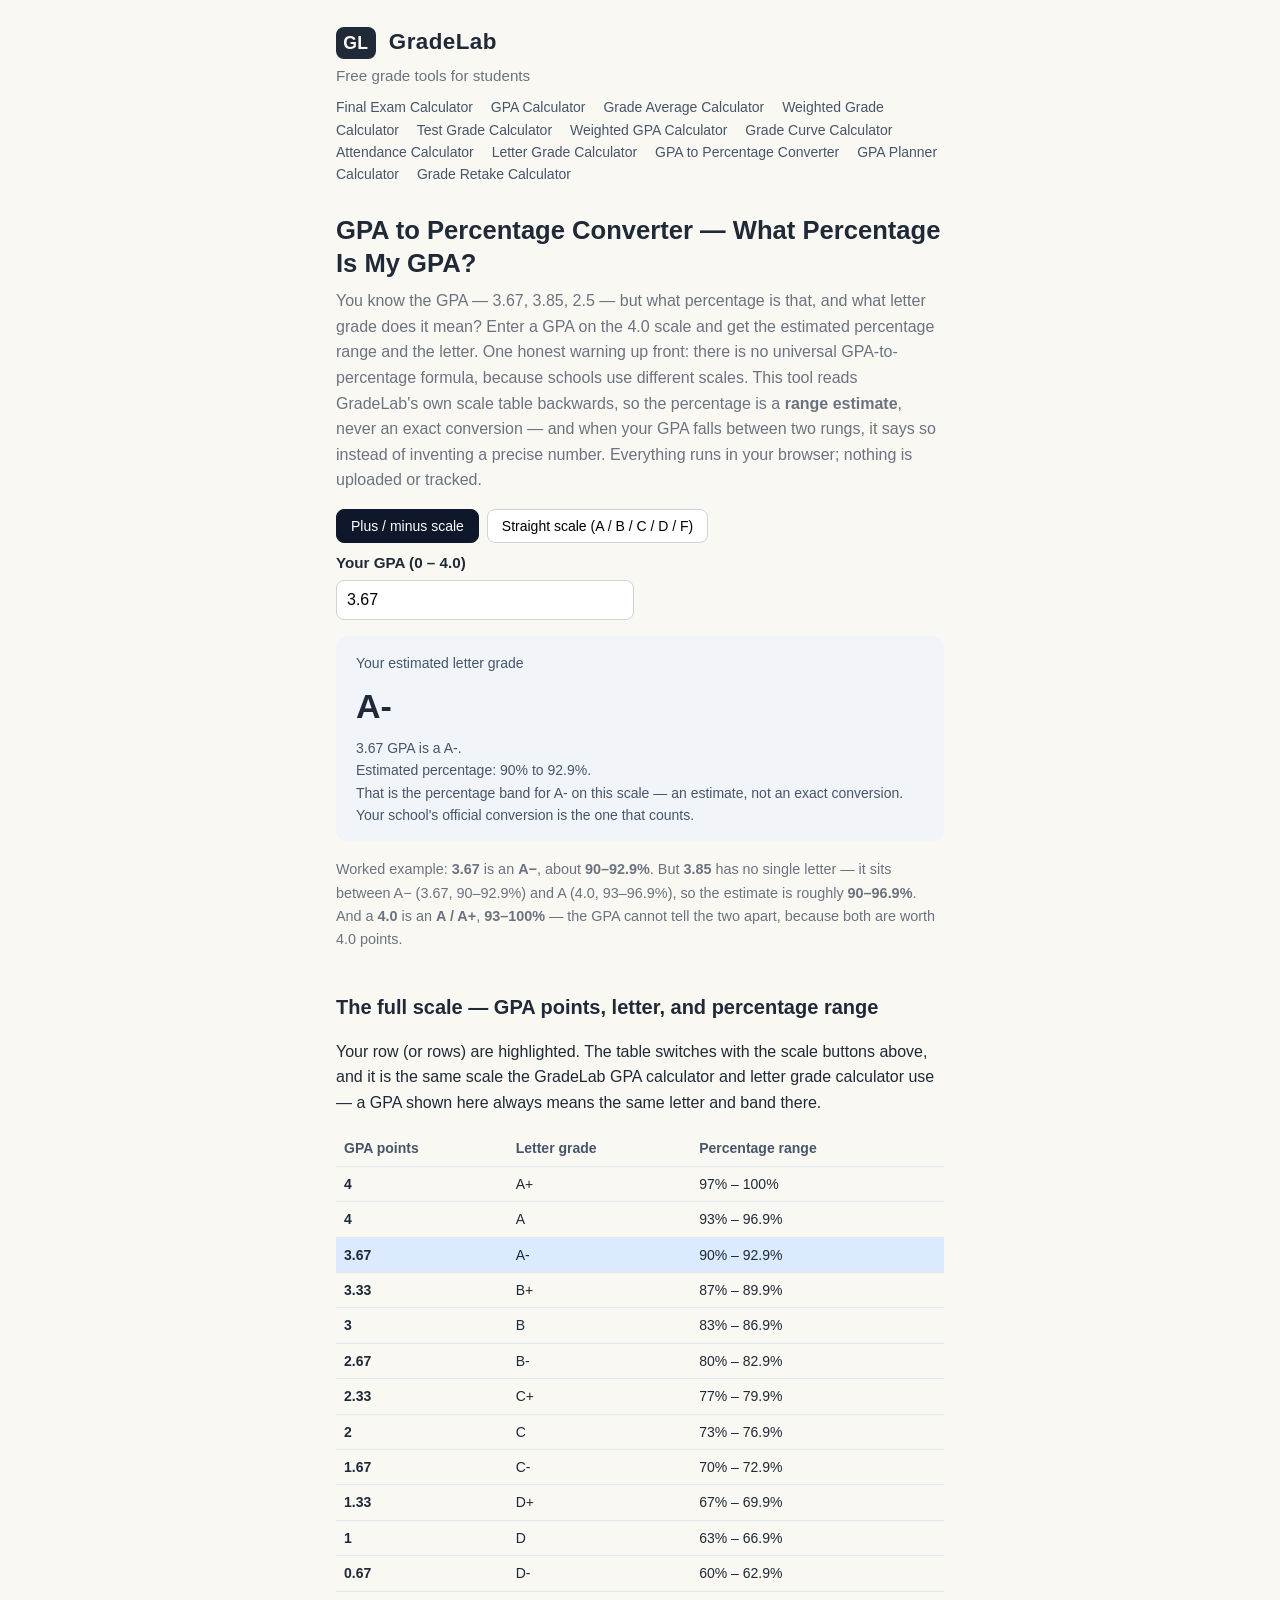
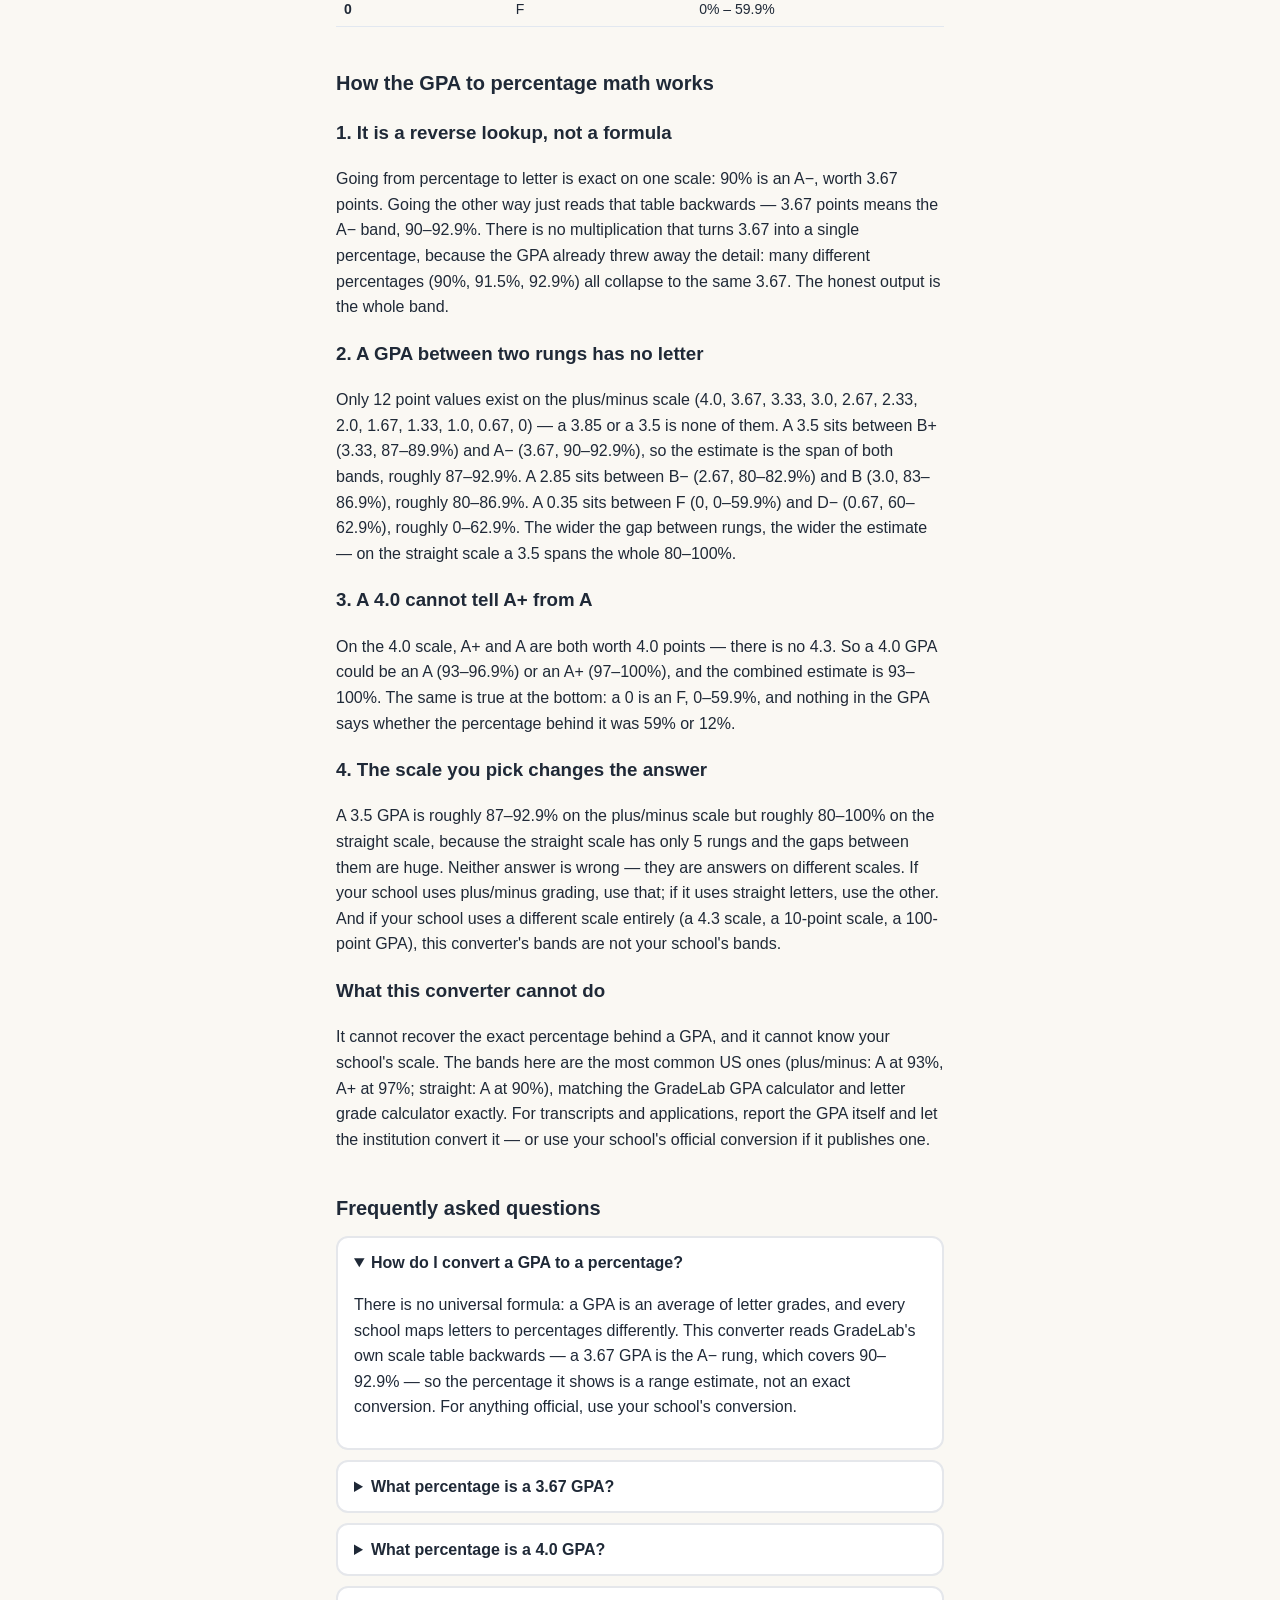
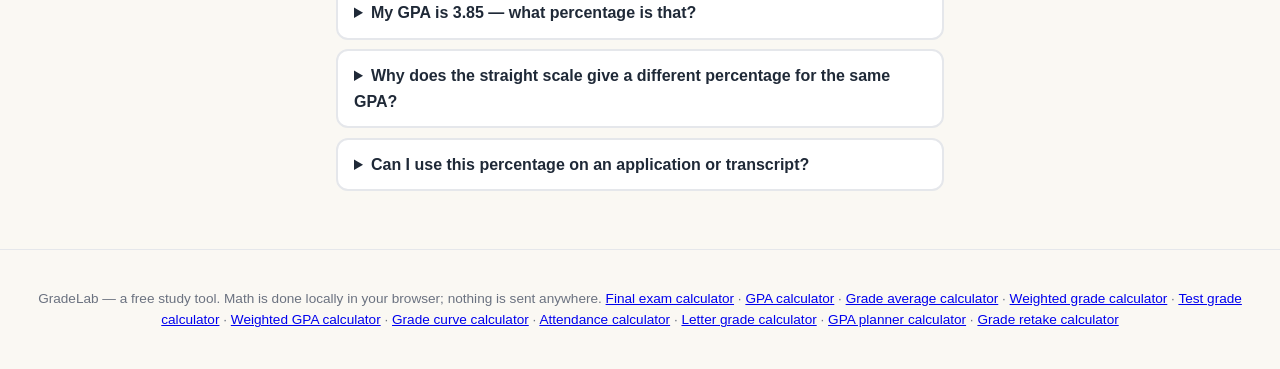
<file: gpa-to-percentage/index.html>
<!DOCTYPE html>
<html lang="en">
<head>
<meta charset="UTF-8">
<meta name="viewport" content="width=device-width, initial-scale=1.0">
<title>GPA to Percentage Converter — What Percentage Is a 3.67 GPA? | GradeLab</title>
<meta name="description" content="Free GPA to percentage converter: enter a GPA on the 4.0 scale and see the estimated percentage range and letter grade. Plus/minus and straight scales, with the full scale table. An estimate, not an exact conversion — your school's official scale is the one that counts.">
<link rel="canonical" href="https://grade.mimito6.uk/gpa-to-percentage">
<meta property="og:title" content="GradeLab — GPA to Percentage Converter">
<meta property="og:description" content="What percentage is a 3.67 GPA? An A-, about 90–92.9%. Enter any GPA and see the estimated percentage range and letter grade. Free, no sign-up.">
<meta property="og:type" content="website">
<meta property="og:url" content="https://grade.mimito6.uk/gpa-to-percentage">
<link rel="stylesheet" href="../styles.css">
<style>
.t-grid { display: grid; grid-template-columns: 1fr 1fr; gap: 12px; margin-bottom: 8px; }
.t-grid .field { margin: 0; }
.t-grid .field input { width: 100%; padding: 10px; border: 1px solid #cbd5e1; border-radius: 8px; font-size: 16px; background: #fff; }
.t-summary { background: #f1f5f9; border-radius: 12px; padding: 16px 20px; margin: 16px 0; }
.t-summary .big { font-size: 34px; font-weight: 700; margin: 4px 0; }
.t-summary .meta { color: #475569; font-size: 14px; }
.scale-toggle { display: flex; gap: 8px; margin: 0 0 8px; }
.scale-toggle button { padding: 8px 14px; border: 1px solid #cbd5e1; border-radius: 8px; background: #fff; font-size: 14px; cursor: pointer; }
.scale-toggle button.active { background: #0f172a; color: #fff; border-color: #0f172a; }
.guide table { width: 100%; border-collapse: collapse; margin: 10px 0 16px; font-size: 14px; }
.guide th, .guide td { text-align: left; padding: 6px 8px; border-bottom: 1px solid #e2e8f0; }
.guide th { color: #475569; font-weight: 600; }
.guide tr.current { background: #dbeafe; }
.tools-nav { margin: 8px 0 0; font-size: 14px; }
.tools-nav a { color: #475569; text-decoration: none; margin-right: 14px; }
.tools-nav a:hover { text-decoration: underline; }
@media (max-width: 520px) { .t-grid { grid-template-columns: 1fr; } }
</style>
<script type="application/ld+json">
{
  "@context": "https://schema.org",
  "@type": "WebApplication",
  "name": "GradeLab — GPA to Percentage Converter",
  "url": "https://grade.mimito6.uk/gpa-to-percentage",
  "applicationCategory": "EducationalApplication",
  "operatingSystem": "Any",
  "offers": { "@type": "Offer", "price": "0", "priceCurrency": "USD" },
  "description": "Free GPA to percentage converter: enter a GPA on the 4.0 scale and see the estimated percentage range and letter grade. Plus/minus and straight scales, with the full scale table."
}
</script>
<script type="application/ld+json">
{
  "@context": "https://schema.org",
  "@type": "FAQPage",
  "mainEntity": [
    {
      "@type": "Question",
      "name": "How do I convert a GPA to a percentage?",
      "acceptedAnswer": { "@type": "Answer", "text": "There is no universal formula: a GPA is an average of letter grades, and every school maps letters to percentages differently. This converter reads GradeLab's own scale table backwards — a 3.67 GPA is the A- rung, which covers 90–92.9% — so the percentage it shows is a range estimate, not an exact conversion. For anything official, use your school's conversion." }
    },
    {
      "@type": "Question",
      "name": "What percentage is a 3.67 GPA?",
      "acceptedAnswer": { "@type": "Answer", "text": "On the plus/minus scale, 3.67 is an A-, which covers 90–92.9%. On the straight scale there is no 3.67 rung at all — 3.67 falls between B (3.0, 80–89.9%) and A (4.0, 90–100%), so the estimate is roughly 80–100%. The scale you use changes the answer, so check which one your school uses." }
    },
    {
      "@type": "Question",
      "name": "What percentage is a 4.0 GPA?",
      "acceptedAnswer": { "@type": "Answer", "text": "On the plus/minus scale, a 4.0 is an A or an A+ — both are worth 4.0 points, so a 4.0 cannot tell them apart — and the combined band is 93–100%. On the straight scale, a 4.0 is an A, 90–100%. Either way, a 4.0 means the top of the scale; the exact percentage behind it is not recoverable from the GPA alone." }
    },
    {
      "@type": "Question",
      "name": "My GPA is 3.85 — what percentage is that?",
      "acceptedAnswer": { "@type": "Answer", "text": "No single letter is worth 3.85 points: it sits between A- (3.67, 90–92.9%) and A (4.0, 93–96.9%), so the honest answer is the span of the two bands, roughly 90–96.9%. A GPA between two rungs usually comes from averaging several courses, so the percentage behind it is a range, not one number — this converter says so instead of inventing a precise figure." }
    },
    {
      "@type": "Question",
      "name": "Why does the straight scale give a different percentage for the same GPA?",
      "acceptedAnswer": { "@type": "Answer", "text": "Because the scales have different rungs: a 3.5 GPA is between B+ (3.33, 87–89.9%) and A- (3.67, 90–92.9%) on the plus/minus scale, roughly 87–92.9%, but between B (3.0, 80–89.9%) and A (4.0, 90–100%) on the straight scale, roughly 80–100%. The wider the gap between rungs, the wider the estimate. Use the scale your school actually uses." }
    },
    {
      "@type": "Question",
      "name": "Can I use this percentage on an application or transcript?",
      "acceptedAnswer": { "@type": "Answer", "text": "No — not as an official figure. This converter is an estimate built from one common US scale, and schools convert GPAs differently (some use 4.3 scales, some weight differently, some do not convert at all). For applications, report the GPA itself and let the institution convert it, or use your school's official conversion if it publishes one." }
    }
  ]
}
</script>
</head>
<body>
<header class="site-header">
  <div class="brand"><span class="brand-mark">GL</span> GradeLab</div>
  <p class="tagline">Free grade tools for students</p>
  <nav class="tools-nav" aria-label="GradeLab tools">
    <a href="../">Final Exam Calculator</a>
    <a href="../gpa-calculator">GPA Calculator</a>
    <a href="../grade-average">Grade Average Calculator</a>
    <a href="../weighted-grade">Weighted Grade Calculator</a>
    <a href="../test-grade">Test Grade Calculator</a>
    <a href="../weighted-gpa">Weighted GPA Calculator</a>
    <a href="../grade-curve">Grade Curve Calculator</a>
    <a href="../attendance">Attendance Calculator</a>
    <a href="../letter-grade">Letter Grade Calculator</a>
    <a href="./" aria-current="page">GPA to Percentage Converter</a>
    <a href="../gpa-planner">GPA Planner Calculator</a>
    <a href="../grade-retake">Grade Retake Calculator</a>
  </nav>
</header>

<main>
  <h1>GPA to Percentage Converter — What Percentage Is My GPA?</h1>
  <p class="intro">You know the GPA — 3.67, 3.85, 2.5 — but what percentage is that, and what letter grade does it mean? Enter a GPA on the 4.0 scale and get the estimated percentage range and the letter. One honest warning up front: there is no universal GPA-to-percentage formula, because schools use different scales. This tool reads GradeLab's own scale table backwards, so the percentage is a <strong>range estimate</strong>, never an exact conversion — and when your GPA falls between two rungs, it says so instead of inventing a precise number. Everything runs in your browser; nothing is uploaded or tracked.</p>

  <section aria-label="GPA to percentage converter">
    <div class="scale-toggle" role="group" aria-label="Grading scale">
      <button type="button" data-scale="pm" class="active">Plus / minus scale</button>
      <button type="button" data-scale="plain">Straight scale (A / B / C / D / F)</button>
    </div>
    <div class="t-grid">
      <div class="field">
        <label for="g-gpa">Your GPA (0 – 4.0)</label>
        <input id="g-gpa" type="number" min="0" max="4" step="0.01" value="3.67" inputmode="decimal">
      </div>
    </div>

    <div class="t-summary">
      <div class="meta">Your estimated letter grade</div>
      <div class="big" id="g-letter">—</div>
      <div class="meta" id="g-verdict">Enter a GPA between 0 and 4.0.</div>
      <div class="meta" id="g-detail"></div>
      <div class="meta" id="g-range"></div>
    </div>
    <p class="hint">Worked example: <strong>3.67</strong> is an <strong>A−</strong>, about <strong>90–92.9%</strong>. But <strong>3.85</strong> has no single letter — it sits between A− (3.67, 90–92.9%) and A (4.0, 93–96.9%), so the estimate is roughly <strong>90–96.9%</strong>. And a <strong>4.0</strong> is an <strong>A / A+</strong>, <strong>93–100%</strong> — the GPA cannot tell the two apart, because both are worth 4.0 points.</p>
  </section>

  <section class="guide" aria-label="Full grading scale">
    <h2>The full scale — GPA points, letter, and percentage range</h2>
    <p>Your row (or rows) are highlighted. The table switches with the scale buttons above, and it is the same scale the GradeLab GPA calculator and letter grade calculator use — a GPA shown here always means the same letter and band there.</p>
    <div id="g-table"></div>
  </section>

  <section class="guide" aria-label="How the GPA to percentage math works">
    <h2>How the GPA to percentage math works</h2>
    <h3>1. It is a reverse lookup, not a formula</h3>
    <p>Going from percentage to letter is exact on one scale: 90% is an A−, worth 3.67 points. Going the other way just reads that table backwards — 3.67 points means the A− band, 90–92.9%. There is no multiplication that turns 3.67 into a single percentage, because the GPA already threw away the detail: many different percentages (90%, 91.5%, 92.9%) all collapse to the same 3.67. The honest output is the whole band.</p>
    <h3>2. A GPA between two rungs has no letter</h3>
    <p>Only 12 point values exist on the plus/minus scale (4.0, 3.67, 3.33, 3.0, 2.67, 2.33, 2.0, 1.67, 1.33, 1.0, 0.67, 0) — a 3.85 or a 3.5 is none of them. A 3.5 sits between B+ (3.33, 87–89.9%) and A− (3.67, 90–92.9%), so the estimate is the span of both bands, roughly 87–92.9%. A 2.85 sits between B− (2.67, 80–82.9%) and B (3.0, 83–86.9%), roughly 80–86.9%. A 0.35 sits between F (0, 0–59.9%) and D− (0.67, 60–62.9%), roughly 0–62.9%. The wider the gap between rungs, the wider the estimate — on the straight scale a 3.5 spans the whole 80–100%.</p>
    <h3>3. A 4.0 cannot tell A+ from A</h3>
    <p>On the 4.0 scale, A+ and A are both worth 4.0 points — there is no 4.3. So a 4.0 GPA could be an A (93–96.9%) or an A+ (97–100%), and the combined estimate is 93–100%. The same is true at the bottom: a 0 is an F, 0–59.9%, and nothing in the GPA says whether the percentage behind it was 59% or 12%.</p>
    <h3>4. The scale you pick changes the answer</h3>
    <p>A 3.5 GPA is roughly 87–92.9% on the plus/minus scale but roughly 80–100% on the straight scale, because the straight scale has only 5 rungs and the gaps between them are huge. Neither answer is wrong — they are answers on different scales. If your school uses plus/minus grading, use that; if it uses straight letters, use the other. And if your school uses a different scale entirely (a 4.3 scale, a 10-point scale, a 100-point GPA), this converter's bands are not your school's bands.</p>
    <h3>What this converter cannot do</h3>
    <p>It cannot recover the exact percentage behind a GPA, and it cannot know your school's scale. The bands here are the most common US ones (plus/minus: A at 93%, A+ at 97%; straight: A at 90%), matching the GradeLab GPA calculator and letter grade calculator exactly. For transcripts and applications, report the GPA itself and let the institution convert it — or use your school's official conversion if it publishes one.</p>
  </section>

  <section class="faq" aria-label="Frequently asked questions">
    <h2>Frequently asked questions</h2>
    <details open>
      <summary>How do I convert a GPA to a percentage?</summary>
      <p>There is no universal formula: a GPA is an average of letter grades, and every school maps letters to percentages differently. This converter reads GradeLab's own scale table backwards — a 3.67 GPA is the A− rung, which covers 90–92.9% — so the percentage it shows is a range estimate, not an exact conversion. For anything official, use your school's conversion.</p>
    </details>
    <details>
      <summary>What percentage is a 3.67 GPA?</summary>
      <p>On the plus/minus scale, 3.67 is an A−, which covers 90–92.9%. On the straight scale there is no 3.67 rung at all — 3.67 falls between B (3.0, 80–89.9%) and A (4.0, 90–100%), so the estimate is roughly 80–100%. The scale you use changes the answer, so check which one your school uses.</p>
    </details>
    <details>
      <summary>What percentage is a 4.0 GPA?</summary>
      <p>On the plus/minus scale, a 4.0 is an A or an A+ — both are worth 4.0 points, so a 4.0 cannot tell them apart — and the combined band is 93–100%. On the straight scale, a 4.0 is an A, 90–100%. Either way, a 4.0 means the top of the scale; the exact percentage behind it is not recoverable from the GPA alone.</p>
    </details>
    <details>
      <summary>My GPA is 3.85 — what percentage is that?</summary>
      <p>No single letter is worth 3.85 points: it sits between A− (3.67, 90–92.9%) and A (4.0, 93–96.9%), so the honest answer is the span of the two bands, roughly 90–96.9%. A GPA between two rungs usually comes from averaging several courses, so the percentage behind it is a range, not one number — this converter says so instead of inventing a precise figure.</p>
    </details>
    <details>
      <summary>Why does the straight scale give a different percentage for the same GPA?</summary>
      <p>Because the scales have different rungs: a 3.5 GPA is between B+ (3.33, 87–89.9%) and A− (3.67, 90–92.9%) on the plus/minus scale, roughly 87–92.9%, but between B (3.0, 80–89.9%) and A (4.0, 90–100%) on the straight scale, roughly 80–100%. The wider the gap between rungs, the wider the estimate. Use the scale your school actually uses.</p>
    </details>
    <details>
      <summary>Can I use this percentage on an application or transcript?</summary>
      <p>No — not as an official figure. This converter is an estimate built from one common US scale, and schools convert GPAs differently (some use 4.3 scales, some weight differently, some do not convert at all). For applications, report the GPA itself and let the institution convert it, or use your school's official conversion if it publishes one.</p>
    </details>
  </section>
</main>

<footer class="site-footer">
  <p>GradeLab — a free study tool. Math is done locally in your browser; nothing is sent anywhere. <a href="../">Final exam calculator</a> · <a href="../gpa-calculator">GPA calculator</a> · <a href="../grade-average">Grade average calculator</a> · <a href="../weighted-grade">Weighted grade calculator</a> · <a href="../test-grade">Test grade calculator</a> · <a href="../weighted-gpa">Weighted GPA calculator</a> · <a href="../grade-curve">Grade curve calculator</a> · <a href="../attendance">Attendance calculator</a> · <a href="../letter-grade">Letter grade calculator</a> · <a href="../gpa-planner">GPA planner calculator</a> · <a href="../grade-retake">Grade retake calculator</a></p>
</footer>

<script src="../gpa2pct.js"></script>
</body>
</html>
</file>
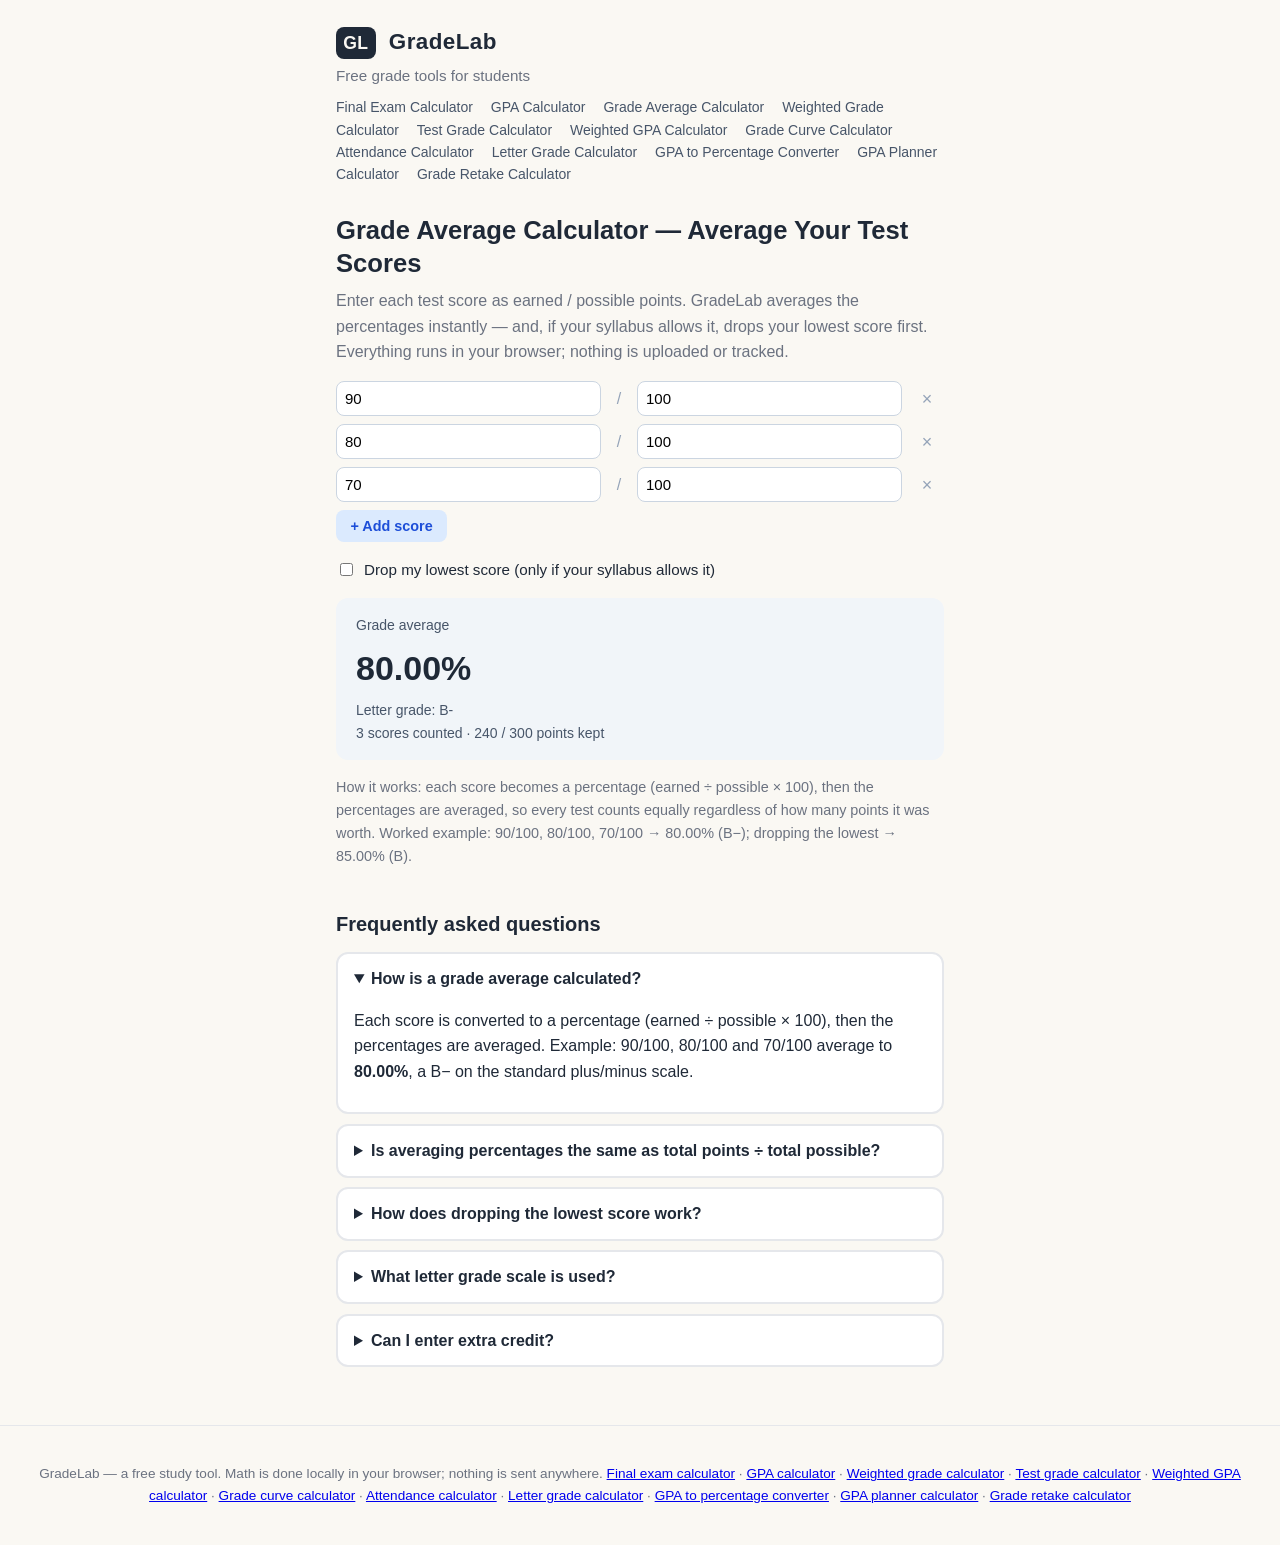
<file: grade-average/index.html>
<!DOCTYPE html>
<html lang="en">
<head>
<meta charset="UTF-8">
<meta name="viewport" content="width=device-width, initial-scale=1.0">
<title>Grade Average Calculator — Average Your Test Scores | GradeLab</title>
<meta name="description" content="Free grade average calculator: enter your test scores as earned / possible points, optionally drop your lowest score, and get your average percentage and letter grade instantly. Runs in your browser, no sign-up, no tracking.">
<link rel="canonical" href="https://grade.mimito6.uk/grade-average">
<meta property="og:title" content="GradeLab — Grade Average Calculator">
<meta property="og:description" content="Average your test scores, optionally drop the lowest, and see your letter grade instantly. Free, no sign-up.">
<meta property="og:type" content="website">
<meta property="og:url" content="https://grade.mimito6.uk/grade-average">
<link rel="stylesheet" href="../styles.css">
<style>
.avg-row { display: grid; grid-template-columns: 1fr 20px 1fr 34px; gap: 8px; margin-bottom: 8px; align-items: center; }
.avg-row input { width: 100%; padding: 8px; border: 1px solid #cbd5e1; border-radius: 8px; font-size: 15px; }
.avg-row .slash { text-align: center; color: #94a3b8; }
.avg-row .remove-row { background: none; border: none; font-size: 18px; cursor: pointer; color: #94a3b8; line-height: 1; }
.avg-row .remove-row:hover { color: #e11d48; }
.avg-summary { background: #f1f5f9; border-radius: 12px; padding: 16px 20px; margin: 16px 0; }
.avg-summary .big { font-size: 34px; font-weight: 700; margin: 4px 0; }
.avg-summary .meta { color: #475569; font-size: 14px; }
.tools-nav { margin: 8px 0 0; font-size: 14px; }
.tools-nav a { color: #475569; text-decoration: none; margin-right: 14px; }
.tools-nav a:hover { text-decoration: underline; }
.checkbox-field label { font-weight: 400; display: flex; gap: 0.5rem; align-items: flex-start; }
.checkbox-field input { margin-top: 0.3rem; }
@media (max-width: 520px) { .avg-row { grid-template-columns: 1fr 16px 1fr 30px; } }
</style>
<script type="application/ld+json">
{
  "@context": "https://schema.org",
  "@type": "WebApplication",
  "name": "GradeLab — Grade Average Calculator",
  "url": "https://grade.mimito6.uk/grade-average",
  "applicationCategory": "EducationalApplication",
  "operatingSystem": "Any",
  "offers": { "@type": "Offer", "price": "0", "priceCurrency": "USD" },
  "description": "Free grade average calculator: enter test scores as earned / possible points, optionally drop the lowest score, and get your average percentage and letter grade."
}
</script>
<script type="application/ld+json">
{
  "@context": "https://schema.org",
  "@type": "FAQPage",
  "mainEntity": [
    {
      "@type": "Question",
      "name": "How is a grade average calculated?",
      "acceptedAnswer": { "@type": "Answer", "text": "Each score is converted to a percentage (earned ÷ possible × 100), then the percentages are averaged. Example: 90/100, 80/100 and 70/100 average to 80.00%, a B− on the standard plus/minus scale." }
    },
    {
      "@type": "Question",
      "name": "Is averaging percentages the same as total points divided by total possible?",
      "acceptedAnswer": { "@type": "Answer", "text": "Not when tests are worth different points. Averaging percentages weights every test equally, while total points weights bigger tests more. Example: 100/100 and 0/20 average to 50% by percentages, but 100/120 = 83.3% by points. GradeLab averages percentages — the usual meaning of 'grade average' — and shows the kept points total separately so you can see both." }
    },
    {
      "@type": "Question",
      "name": "How does dropping the lowest score work?",
      "acceptedAnswer": { "@type": "Answer", "text": "Turn on 'Drop my lowest score' and the single lowest percentage is excluded before averaging. Example: 90, 80 and 70 average to 80.00%; dropping the 70 gives (90 + 80) ÷ 2 = 85.00%, a B. Only use it if your syllabus actually allows a dropped score." }
    },
    {
      "@type": "Question",
      "name": "What letter grade scale does this calculator use?",
      "acceptedAnswer": { "@type": "Answer", "text": "The common US plus/minus scale: A+ ≥ 97%, A ≥ 93%, A− ≥ 90%, B+ ≥ 87%, B ≥ 83%, B− ≥ 80%, C+ ≥ 77%, C ≥ 73%, C− ≥ 70%, D+ ≥ 67%, D ≥ 63%, D− ≥ 60%, F below 60%. Scales vary by school and instructor — confirm your syllabus." }
    },
    {
      "@type": "Question",
      "name": "Can I enter extra credit (earned above possible)?",
      "acceptedAnswer": { "@type": "Answer", "text": "Yes. A score above 100% counts as entered, so an average can exceed 100% with enough extra credit — the calculator reports it honestly rather than capping it at 100." }
    }
  ]
}
</script>
</head>
<body>
<header class="site-header">
  <div class="brand"><span class="brand-mark">GL</span> GradeLab</div>
  <p class="tagline">Free grade tools for students</p>
  <nav class="tools-nav" aria-label="GradeLab tools">
    <a href="../">Final Exam Calculator</a>
    <a href="../gpa-calculator">GPA Calculator</a>
    <a href="./" aria-current="page">Grade Average Calculator</a>
    <a href="../weighted-grade">Weighted Grade Calculator</a>
    <a href="../test-grade">Test Grade Calculator</a>
    <a href="../weighted-gpa">Weighted GPA Calculator</a>
    <a href="../grade-curve">Grade Curve Calculator</a>
    <a href="../attendance">Attendance Calculator</a>
    <a href="../letter-grade">Letter Grade Calculator</a>
    <a href="../gpa-to-percentage">GPA to Percentage Converter</a>
    <a href="../gpa-planner">GPA Planner Calculator</a>
    <a href="../grade-retake">Grade Retake Calculator</a>
  </nav>
</header>

<main>
  <h1>Grade Average Calculator — Average Your Test Scores</h1>
  <p class="intro">Enter each test score as earned / possible points. GradeLab averages the percentages instantly — and, if your syllabus allows it, drops your lowest score first. Everything runs in your browser; nothing is uploaded or tracked.</p>

  <section aria-label="Grade average calculator">
    <div id="avg-rows" aria-live="polite"></div>
    <button class="ghost-btn" id="add-avg-row" type="button">+ Add score</button>

    <div class="field checkbox-field">
      <label><input id="drop-lowest" type="checkbox"> Drop my lowest score (only if your syllabus allows it)</label>
    </div>

    <div class="avg-summary">
      <div class="meta">Grade average</div>
      <div class="big" id="avg-value">—</div>
      <div class="meta" id="avg-letter"></div>
      <div class="meta" id="avg-detail">Add at least one score with points possible greater than 0.</div>
    </div>
    <p class="hint">How it works: each score becomes a percentage (earned ÷ possible × 100), then the percentages are averaged, so every test counts equally regardless of how many points it was worth. Worked example: 90/100, 80/100, 70/100 → 80.00% (B−); dropping the lowest → 85.00% (B).</p>
  </section>

  <section class="faq" aria-label="Frequently asked questions">
    <h2>Frequently asked questions</h2>
    <details open>
      <summary>How is a grade average calculated?</summary>
      <p>Each score is converted to a percentage (earned ÷ possible × 100), then the percentages are averaged. Example: 90/100, 80/100 and 70/100 average to <strong>80.00%</strong>, a B− on the standard plus/minus scale.</p>
    </details>
    <details>
      <summary>Is averaging percentages the same as total points ÷ total possible?</summary>
      <p>Not when tests are worth different points. Averaging percentages weights every test equally; total points weights bigger tests more. Example: 100/100 and 0/20 average to <strong>50%</strong> by percentages, but 100/120 = 83.3% by points. This calculator averages percentages — the usual meaning of "grade average" — and shows the kept points total separately so you can see both.</p>
    </details>
    <details>
      <summary>How does dropping the lowest score work?</summary>
      <p>Turn on "Drop my lowest score" and the single lowest percentage is excluded before averaging. Example: 90, 80 and 70 average to 80.00%; dropping the 70 gives (90 + 80) ÷ 2 = <strong>85.00%</strong>, a B. Only use it if your syllabus actually allows a dropped score.</p>
    </details>
    <details>
      <summary>What letter grade scale is used?</summary>
      <p>The common US plus/minus scale: A+ ≥ 97%, A ≥ 93%, A− ≥ 90%, B+ ≥ 87%, B ≥ 83%, B− ≥ 80%, C+ ≥ 77%, C ≥ 73%, C− ≥ 70%, D+ ≥ 67%, D ≥ 63%, D− ≥ 60%, F below 60%. Scales vary by school and instructor — confirm your syllabus.</p>
    </details>
    <details>
      <summary>Can I enter extra credit?</summary>
      <p>Yes. A score above 100% counts as entered, so an average can exceed 100% with enough extra credit — the calculator reports it honestly rather than capping it at 100.</p>
    </details>
  </section>
</main>

<footer class="site-footer">
  <p>GradeLab — a free study tool. Math is done locally in your browser; nothing is sent anywhere. <a href="../">Final exam calculator</a> · <a href="../gpa-calculator">GPA calculator</a> · <a href="../weighted-grade">Weighted grade calculator</a> · <a href="../test-grade">Test grade calculator</a> · <a href="../weighted-gpa">Weighted GPA calculator</a> · <a href="../grade-curve">Grade curve calculator</a> · <a href="../attendance">Attendance calculator</a> · <a href="../letter-grade">Letter grade calculator</a> · <a href="../gpa-to-percentage">GPA to percentage converter</a> · <a href="../gpa-planner">GPA planner calculator</a> · <a href="../grade-retake">Grade retake calculator</a></p>
</footer>

<script src="../average.js"></script>
</body>
</html>
</file>
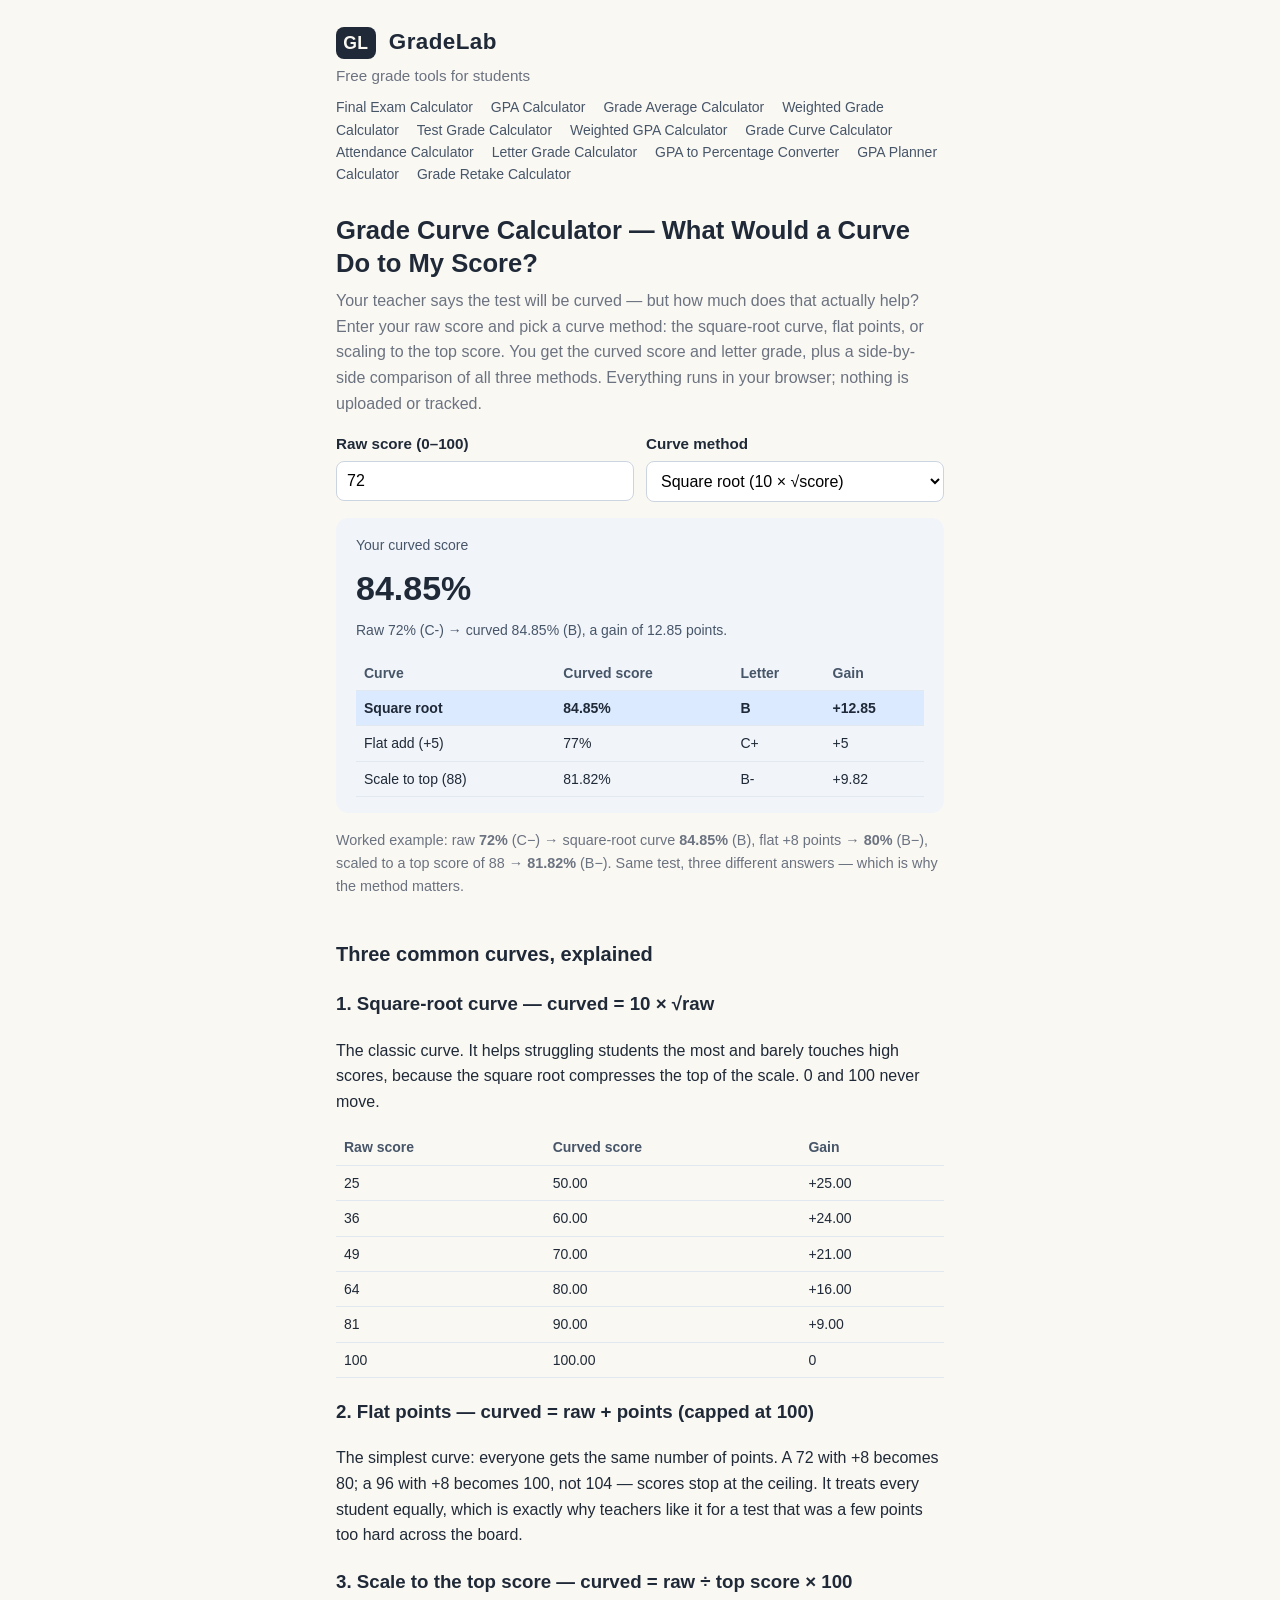
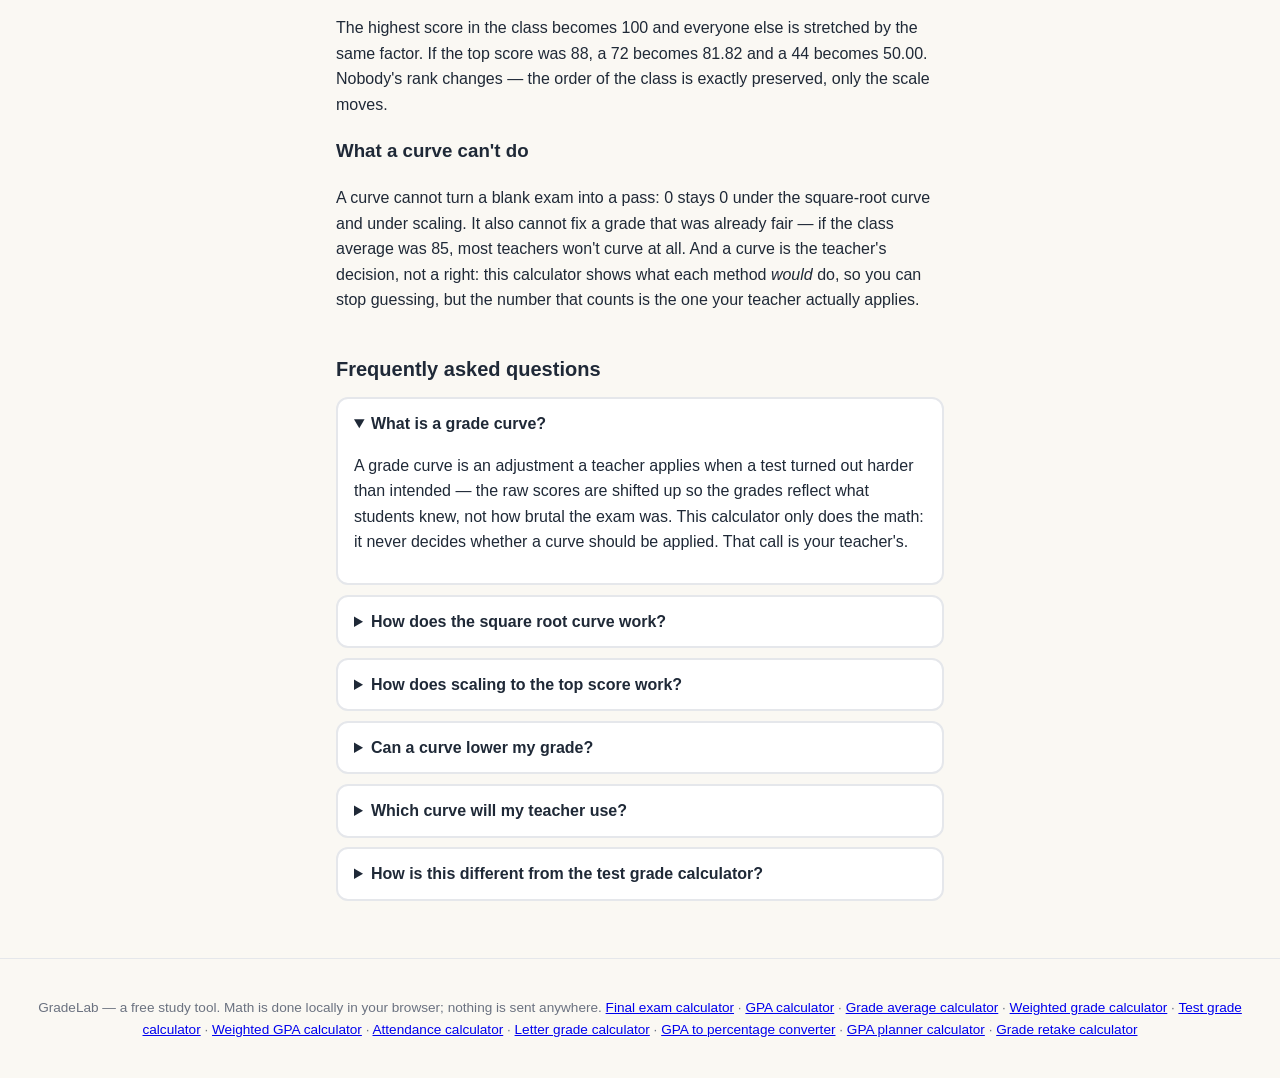
<file: grade-curve/index.html>
<!DOCTYPE html>
<html lang="en">
<head>
<meta charset="UTF-8">
<meta name="viewport" content="width=device-width, initial-scale=1.0">
<title>Grade Curve Calculator — Square Root, Flat &amp; Scale Curves | GradeLab</title>
<meta name="description" content="Free grade curve calculator: apply a square-root curve, flat points, or scaling to the top score and see your curved score, letter grade, and how each method compares. Runs in your browser, no sign-up, no tracking.">
<link rel="canonical" href="https://grade.mimito6.uk/grade-curve">
<meta property="og:title" content="GradeLab — Grade Curve Calculator">
<meta property="og:description" content="Apply a square-root curve, flat points, or scaling to the top score — see your curved score and letter grade, and compare all three methods side by side. Free, no sign-up.">
<meta property="og:type" content="website">
<meta property="og:url" content="https://grade.mimito6.uk/grade-curve">
<link rel="stylesheet" href="../styles.css">
<style>
.t-grid { display: grid; grid-template-columns: 1fr 1fr; gap: 12px; margin-bottom: 8px; }
.t-grid .field { margin: 0; }
.t-grid .field input, .t-grid .field select { width: 100%; padding: 10px; border: 1px solid #cbd5e1; border-radius: 8px; font-size: 16px; background: #fff; }
.t-summary { background: #f1f5f9; border-radius: 12px; padding: 16px 20px; margin: 16px 0; }
.t-summary .big { font-size: 34px; font-weight: 700; margin: 4px 0; }
.t-summary .meta { color: #475569; font-size: 14px; }
.t-summary table { width: 100%; border-collapse: collapse; margin-top: 14px; font-size: 14px; }
.t-summary th, .t-summary td { text-align: left; padding: 6px 8px; border-bottom: 1px solid #e2e8f0; }
.t-summary th { color: #475569; font-weight: 600; }
.t-summary tr.you-are-here td { background: #dbeafe; font-weight: 600; }
.guide table { width: 100%; border-collapse: collapse; margin: 10px 0 16px; font-size: 14px; }
.guide th, .guide td { text-align: left; padding: 6px 8px; border-bottom: 1px solid #e2e8f0; }
.guide th { color: #475569; font-weight: 600; }
.tools-nav { margin: 8px 0 0; font-size: 14px; }
.tools-nav a { color: #475569; text-decoration: none; margin-right: 14px; }
.tools-nav a:hover { text-decoration: underline; }
@media (max-width: 520px) { .t-grid { grid-template-columns: 1fr; } }
</style>
<script type="application/ld+json">
{
  "@context": "https://schema.org",
  "@type": "WebApplication",
  "name": "GradeLab — Grade Curve Calculator",
  "url": "https://grade.mimito6.uk/grade-curve",
  "applicationCategory": "EducationalApplication",
  "operatingSystem": "Any",
  "offers": { "@type": "Offer", "price": "0", "priceCurrency": "USD" },
  "description": "Free grade curve calculator: apply a square-root curve, flat points, or scaling to the top score and see your curved score, letter grade, and how each method compares."
}
</script>
<script type="application/ld+json">
{
  "@context": "https://schema.org",
  "@type": "FAQPage",
  "mainEntity": [
    {
      "@type": "Question",
      "name": "What is a grade curve?",
      "acceptedAnswer": { "@type": "Answer", "text": "A grade curve is an adjustment a teacher applies when a test turned out harder than intended — the raw scores are shifted up so the grades reflect what students knew, not how brutal the exam was. This calculator only does the math: it never decides whether a curve should be applied. That call is your teacher's." }
    },
    {
      "@type": "Question",
      "name": "How does the square root curve work?",
      "acceptedAnswer": { "@type": "Answer", "text": "Multiply the square root of your raw score by 10: curved = 10 × √raw. It lifts low scores the most — 25 becomes 50 (+25), 64 becomes 80 (+16), 81 becomes 90 (+9) — while 0 and 100 stay exactly where they are. A raw 72 becomes 84.85, moving from C− to B." }
    },
    {
      "@type": "Question",
      "name": "How does scaling to the top score work?",
      "acceptedAnswer": { "@type": "Answer", "text": "The highest score in the class becomes 100 and everyone is scaled by the same factor: curved = raw ÷ top score × 100. If the top score was 88, a raw 72 becomes 81.82. Every student keeps their exact ranking, just stretched onto a 0–100 scale." }
    },
    {
      "@type": "Question",
      "name": "Can a curve lower my grade?",
      "acceptedAnswer": { "@type": "Answer", "text": "Not with any of the three methods on this page: the square-root curve never lowers a score between 0 and 100, flat points only add, and scaling to the top score only stretches upward. Some teachers use other schemes, such as a bell curve that re-centers the class average, and those can lower individual grades — this calculator does not do those." }
    },
    {
      "@type": "Question",
      "name": "Which curve will my teacher use?",
      "acceptedAnswer": { "@type": "Answer", "text": "There is no standard — it depends on the teacher and the class. That is why the comparison table shows all three methods for your score at once: a raw 72 is 84.85 under the square-root curve, 77 with 5 flat points, and 81.82 scaled to a top score of 88. Ask your teacher which method (if any) they apply before counting on a curved grade." }
    },
    {
      "@type": "Question",
      "name": "How is this different from the test grade calculator?",
      "acceptedAnswer": { "@type": "Answer", "text": "The test grade calculator grades your raw score exactly as it stands: 42 out of 50 is 84%, a B. This page adjusts that raw score first, then grades the adjusted number. Use the test grade calculator to see what you actually scored, and this one to see what a curve would do to it." }
    }
  ]
}
</script>
</head>
<body>
<header class="site-header">
  <div class="brand"><span class="brand-mark">GL</span> GradeLab</div>
  <p class="tagline">Free grade tools for students</p>
  <nav class="tools-nav" aria-label="GradeLab tools">
    <a href="../">Final Exam Calculator</a>
    <a href="../gpa-calculator">GPA Calculator</a>
    <a href="../grade-average">Grade Average Calculator</a>
    <a href="../weighted-grade">Weighted Grade Calculator</a>
    <a href="../test-grade">Test Grade Calculator</a>
    <a href="../weighted-gpa">Weighted GPA Calculator</a>
    <a href="./" aria-current="page">Grade Curve Calculator</a>
    <a href="../attendance">Attendance Calculator</a>
    <a href="../letter-grade">Letter Grade Calculator</a>
    <a href="../gpa-to-percentage">GPA to Percentage Converter</a>
    <a href="../gpa-planner">GPA Planner Calculator</a>
    <a href="../grade-retake">Grade Retake Calculator</a>
  </nav>
</header>

<main>
  <h1>Grade Curve Calculator — What Would a Curve Do to My Score?</h1>
  <p class="intro">Your teacher says the test will be curved — but how much does that actually help? Enter your raw score and pick a curve method: the square-root curve, flat points, or scaling to the top score. You get the curved score and letter grade, plus a side-by-side comparison of all three methods. Everything runs in your browser; nothing is uploaded or tracked.</p>

  <section aria-label="Grade curve calculator">
    <div class="t-grid">
      <div class="field">
        <label for="c-raw">Raw score (0–100)</label>
        <input id="c-raw" type="number" min="0" max="100" step="any" value="72" inputmode="decimal">
      </div>
      <div class="field">
        <label for="c-method">Curve method</label>
        <select id="c-method">
          <option value="sqrt" selected>Square root (10 × √score)</option>
          <option value="flat">Flat points (add points)</option>
          <option value="scale">Scale to top score</option>
        </select>
      </div>
      <div class="field" id="c-points-row" style="display:none">
        <label for="c-points">Points to add</label>
        <input id="c-points" type="number" min="0" step="any" value="5" inputmode="decimal">
      </div>
      <div class="field" id="c-max-row" style="display:none">
        <label for="c-max">Top score in the class</label>
        <input id="c-max" type="number" min="1" max="100" step="any" value="88" inputmode="decimal">
      </div>
    </div>

    <div class="t-summary">
      <div class="meta">Your curved score</div>
      <div class="big" id="c-curved">—</div>
      <div class="meta" id="c-detail">Enter a raw score between 0 and 100.</div>
      <div id="c-table" aria-live="polite"></div>
    </div>
    <p class="hint">Worked example: raw <strong>72%</strong> (C−) → square-root curve <strong>84.85%</strong> (B), flat +8 points → <strong>80%</strong> (B−), scaled to a top score of 88 → <strong>81.82%</strong> (B−). Same test, three different answers — which is why the method matters.</p>
  </section>

  <section class="guide" aria-label="How the three curves work">
    <h2>Three common curves, explained</h2>
    <h3>1. Square-root curve — curved = 10 × √raw</h3>
    <p>The classic curve. It helps struggling students the most and barely touches high scores, because the square root compresses the top of the scale. 0 and 100 never move.</p>
    <table>
      <thead><tr><th>Raw score</th><th>Curved score</th><th>Gain</th></tr></thead>
      <tbody>
        <tr><td>25</td><td>50.00</td><td>+25.00</td></tr>
        <tr><td>36</td><td>60.00</td><td>+24.00</td></tr>
        <tr><td>49</td><td>70.00</td><td>+21.00</td></tr>
        <tr><td>64</td><td>80.00</td><td>+16.00</td></tr>
        <tr><td>81</td><td>90.00</td><td>+9.00</td></tr>
        <tr><td>100</td><td>100.00</td><td>0</td></tr>
      </tbody>
    </table>
    <h3>2. Flat points — curved = raw + points (capped at 100)</h3>
    <p>The simplest curve: everyone gets the same number of points. A 72 with +8 becomes 80; a 96 with +8 becomes 100, not 104 — scores stop at the ceiling. It treats every student equally, which is exactly why teachers like it for a test that was a few points too hard across the board.</p>
    <h3>3. Scale to the top score — curved = raw ÷ top score × 100</h3>
    <p>The highest score in the class becomes 100 and everyone else is stretched by the same factor. If the top score was 88, a 72 becomes 81.82 and a 44 becomes 50.00. Nobody's rank changes — the order of the class is exactly preserved, only the scale moves.</p>
    <h3>What a curve can't do</h3>
    <p>A curve cannot turn a blank exam into a pass: 0 stays 0 under the square-root curve and under scaling. It also cannot fix a grade that was already fair — if the class average was 85, most teachers won't curve at all. And a curve is the teacher's decision, not a right: this calculator shows what each method <em>would</em> do, so you can stop guessing, but the number that counts is the one your teacher actually applies.</p>
  </section>

  <section class="faq" aria-label="Frequently asked questions">
    <h2>Frequently asked questions</h2>
    <details open>
      <summary>What is a grade curve?</summary>
      <p>A grade curve is an adjustment a teacher applies when a test turned out harder than intended — the raw scores are shifted up so the grades reflect what students knew, not how brutal the exam was. This calculator only does the math: it never decides whether a curve should be applied. That call is your teacher's.</p>
    </details>
    <details>
      <summary>How does the square root curve work?</summary>
      <p>Multiply the square root of your raw score by 10: curved = 10 × √raw. It lifts low scores the most — 25 becomes 50 (+25), 64 becomes 80 (+16), 81 becomes 90 (+9) — while 0 and 100 stay exactly where they are. A raw 72 becomes 84.85, moving from C− to B.</p>
    </details>
    <details>
      <summary>How does scaling to the top score work?</summary>
      <p>The highest score in the class becomes 100 and everyone is scaled by the same factor: curved = raw ÷ top score × 100. If the top score was 88, a raw 72 becomes 81.82. Every student keeps their exact ranking, just stretched onto a 0–100 scale.</p>
    </details>
    <details>
      <summary>Can a curve lower my grade?</summary>
      <p>Not with any of the three methods on this page: the square-root curve never lowers a score between 0 and 100, flat points only add, and scaling to the top score only stretches upward. Some teachers use other schemes, such as a bell curve that re-centers the class average, and those can lower individual grades — this calculator does not do those.</p>
    </details>
    <details>
      <summary>Which curve will my teacher use?</summary>
      <p>There is no standard — it depends on the teacher and the class. That is why the comparison table shows all three methods for your score at once: a raw 72 is 84.85 under the square-root curve, 77 with 5 flat points, and 81.82 scaled to a top score of 88. Ask your teacher which method (if any) they apply before counting on a curved grade.</p>
    </details>
    <details>
      <summary>How is this different from the test grade calculator?</summary>
      <p>The test grade calculator grades your raw score exactly as it stands: 42 out of 50 is 84%, a B. This page adjusts that raw score first, then grades the adjusted number. Use the test grade calculator to see what you actually scored, and this one to see what a curve would do to it.</p>
    </details>
  </section>
</main>

<footer class="site-footer">
  <p>GradeLab — a free study tool. Math is done locally in your browser; nothing is sent anywhere. <a href="../">Final exam calculator</a> · <a href="../gpa-calculator">GPA calculator</a> · <a href="../grade-average">Grade average calculator</a> · <a href="../weighted-grade">Weighted grade calculator</a> · <a href="../test-grade">Test grade calculator</a> · <a href="../weighted-gpa">Weighted GPA calculator</a> · <a href="../attendance">Attendance calculator</a> · <a href="../letter-grade">Letter grade calculator</a> · <a href="../gpa-to-percentage">GPA to percentage converter</a> · <a href="../gpa-planner">GPA planner calculator</a> · <a href="../grade-retake">Grade retake calculator</a></p>
</footer>

<script src="../curve.js"></script>
</body>
</html>
</file>
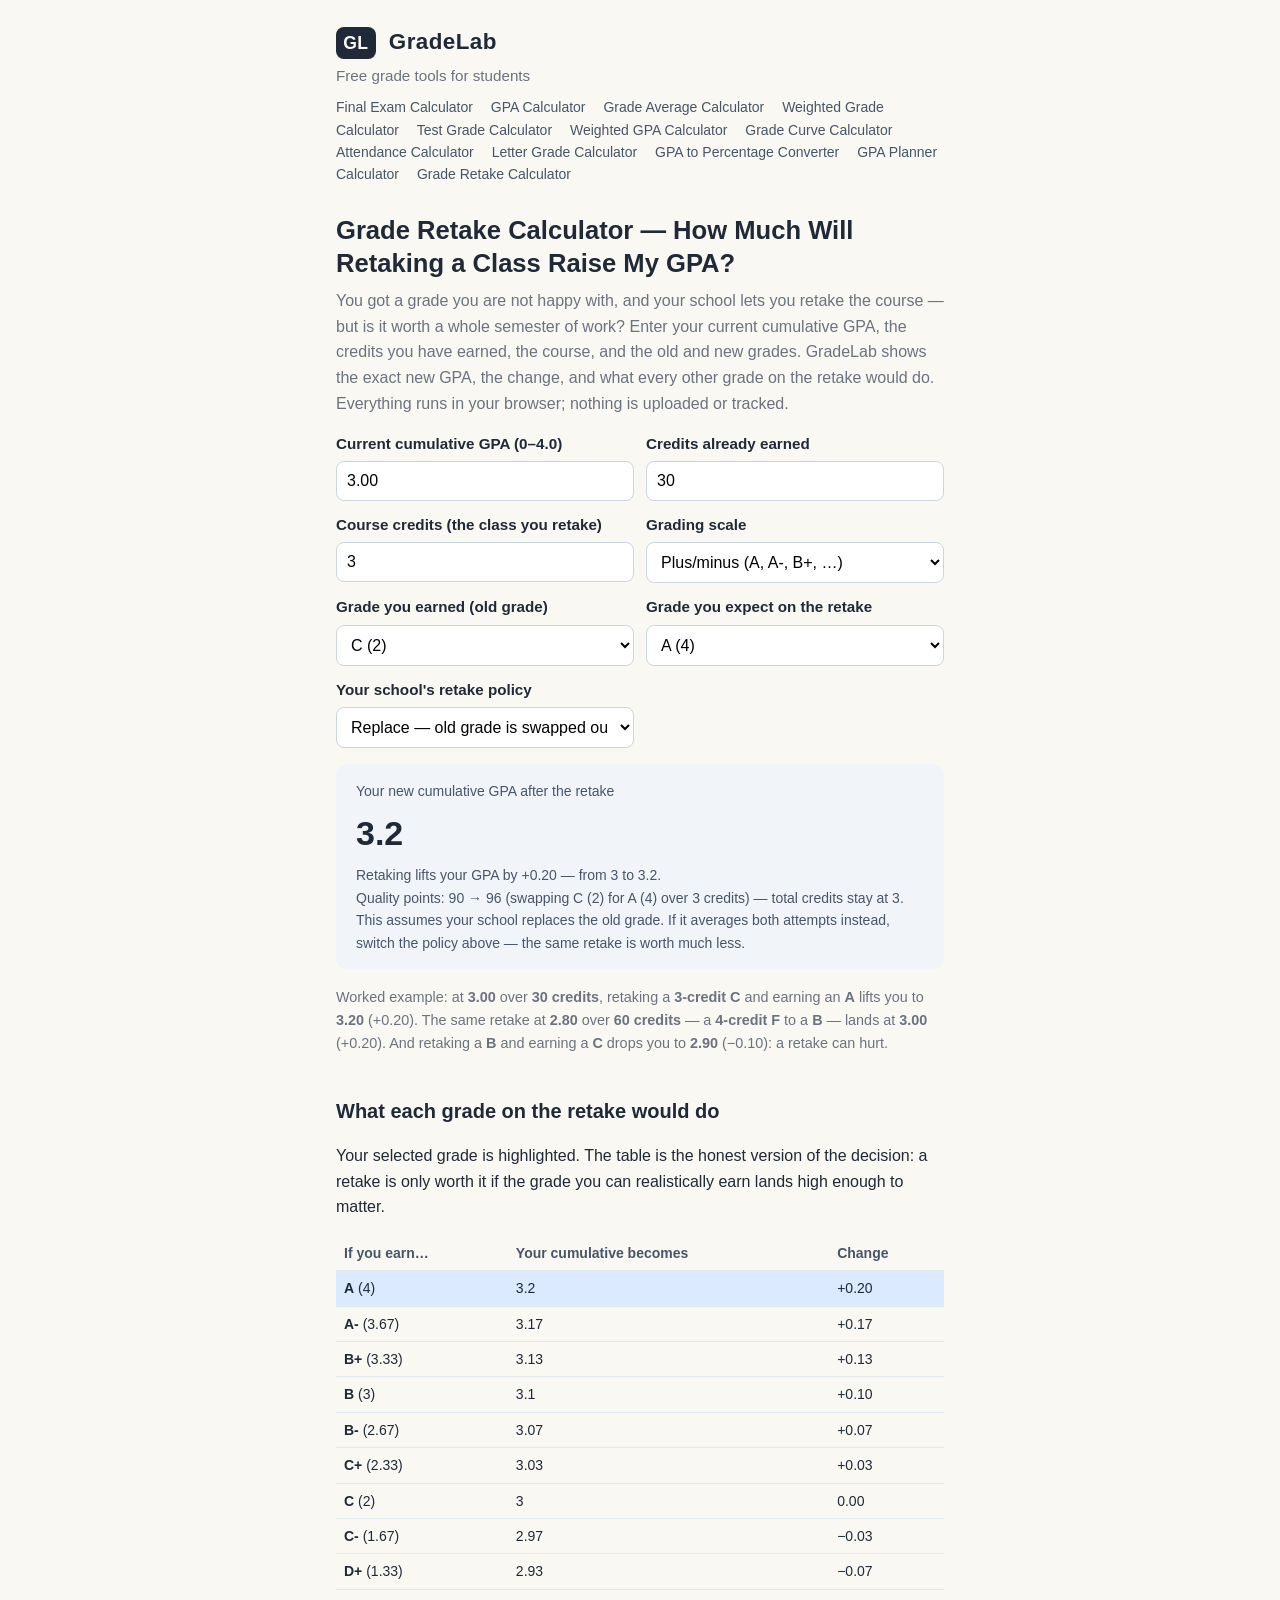
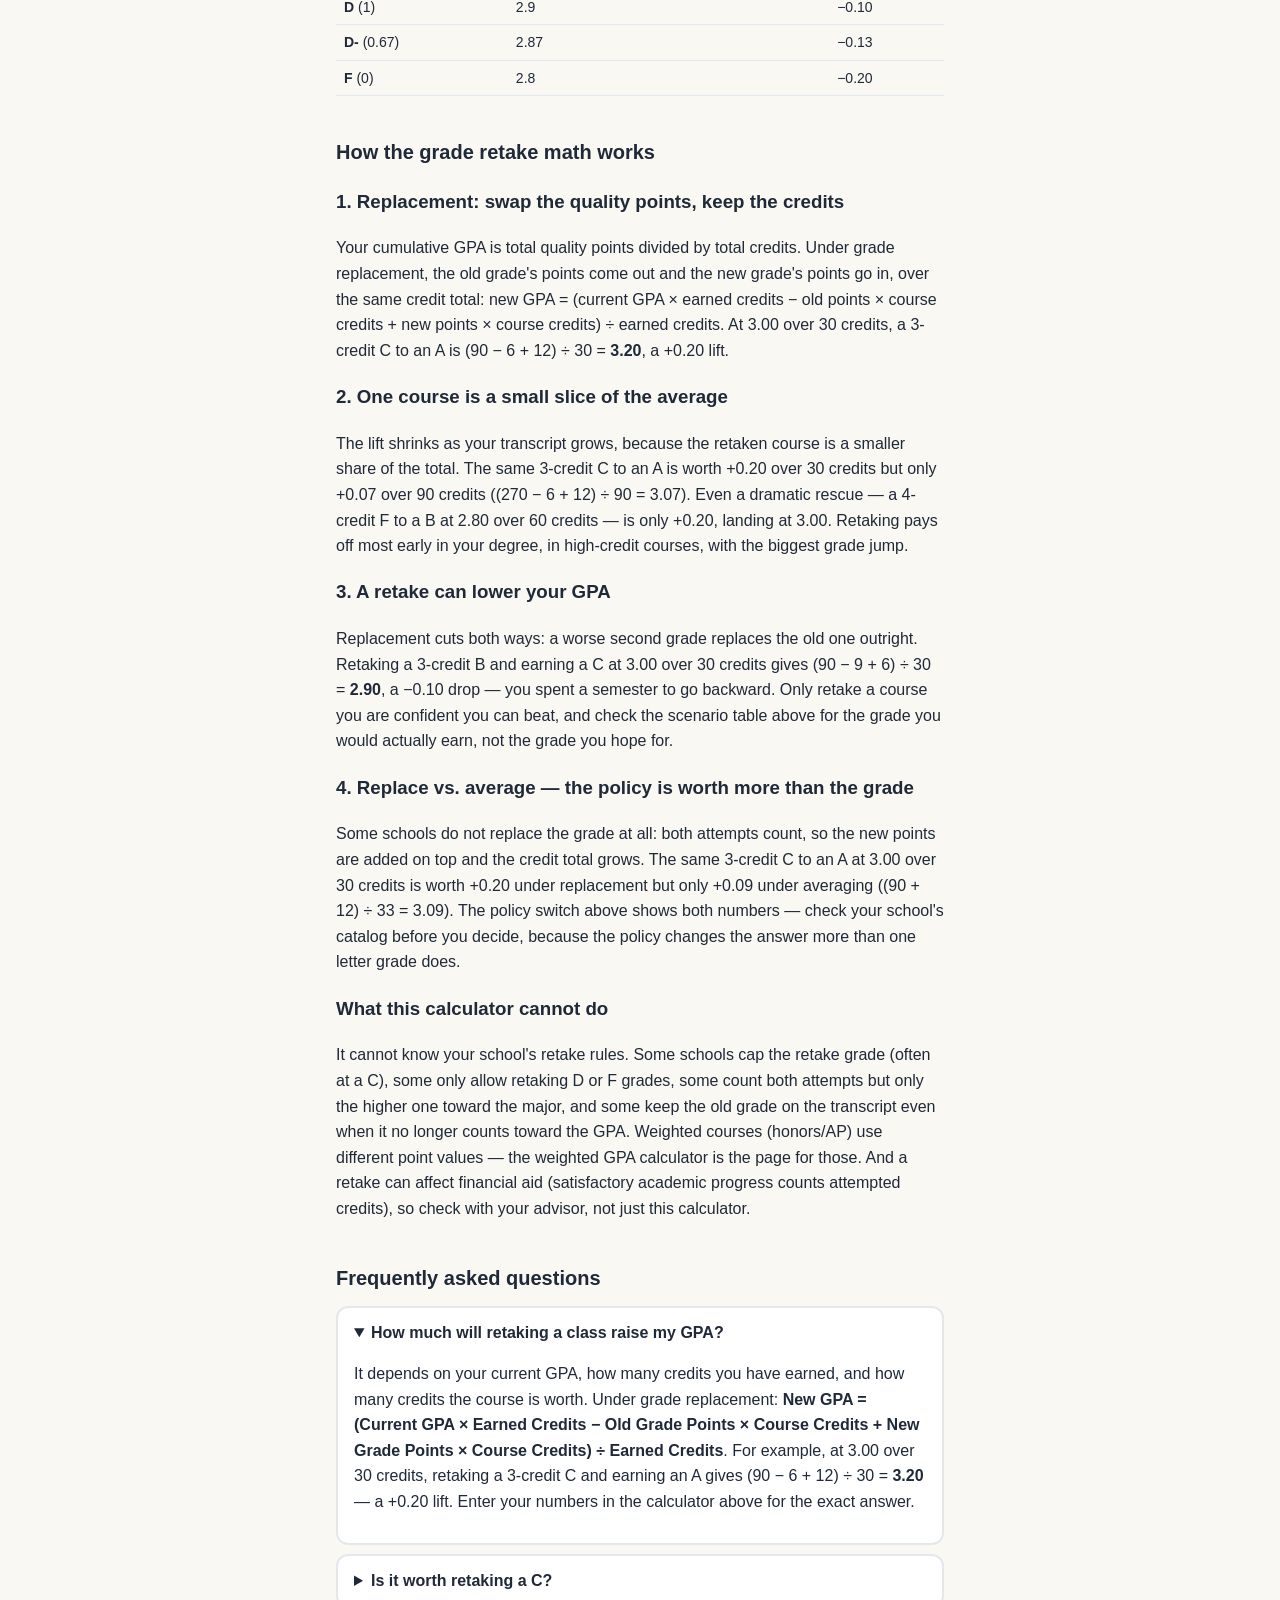
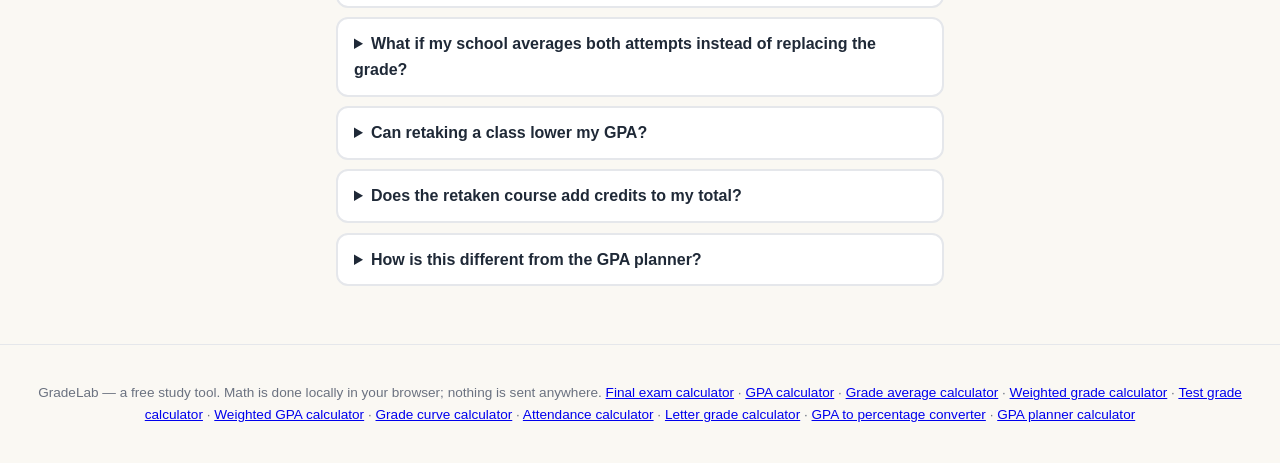
<file: grade-retake/index.html>
<!DOCTYPE html>
<html lang="en">
<head>
<meta charset="UTF-8">
<meta name="viewport" content="width=device-width, initial-scale=1.0">
<title>Grade Retake Calculator — How Much Will Retaking a Class Raise My GPA? | GradeLab</title>
<meta name="description" content="Free grade retake calculator: enter your current GPA, earned credits, and the old and new grades — see exactly how much retaking a class raises (or lowers) your cumulative GPA, under grade-replacement or grade-averaging policy. Runs in your browser, no sign-up, no tracking.">
<link rel="canonical" href="https://grade.mimito6.uk/grade-retake">
<meta property="og:title" content="GradeLab — Grade Retake Calculator">
<meta property="og:description" content="At 3.00 over 30 credits, retaking a 3-credit C and earning an A lifts you to 3.20 — a +0.20 gain. Enter your numbers and see what your retake is really worth. Free, no sign-up.">
<meta property="og:type" content="website">
<meta property="og:url" content="https://grade.mimito6.uk/grade-retake">
<link rel="stylesheet" href="../styles.css">
<style>
.t-grid { display: grid; grid-template-columns: 1fr 1fr; gap: 12px; margin-bottom: 8px; }
.t-grid .field { margin: 0; }
.t-grid .field input, .t-grid .field select { width: 100%; padding: 10px; border: 1px solid #cbd5e1; border-radius: 8px; font-size: 16px; background: #fff; }
.t-summary { background: #f1f5f9; border-radius: 12px; padding: 16px 20px; margin: 16px 0; }
.t-summary .big { font-size: 34px; font-weight: 700; margin: 4px 0; }
.t-summary .meta { color: #475569; font-size: 14px; }
.guide table { width: 100%; border-collapse: collapse; margin: 10px 0 16px; font-size: 14px; }
.guide th, .guide td { text-align: left; padding: 6px 8px; border-bottom: 1px solid #e2e8f0; }
.guide th { color: #475569; font-weight: 600; }
.guide tr.current { background: #dbeafe; }
.tools-nav { margin: 8px 0 0; font-size: 14px; }
.tools-nav a { color: #475569; text-decoration: none; margin-right: 14px; }
.tools-nav a:hover { text-decoration: underline; }
@media (max-width: 520px) { .t-grid { grid-template-columns: 1fr; } }
</style>
<script type="application/ld+json">
{
  "@context": "https://schema.org",
  "@type": "WebApplication",
  "name": "GradeLab — Grade Retake Calculator",
  "url": "https://grade.mimito6.uk/grade-retake",
  "applicationCategory": "EducationalApplication",
  "operatingSystem": "Any",
  "offers": { "@type": "Offer", "price": "0", "priceCurrency": "USD" },
  "description": "Free grade retake calculator: enter your current GPA, earned credits, and the old and new grades — see exactly how much retaking a class raises (or lowers) your cumulative GPA, under grade-replacement or grade-averaging policy."
}
</script>
<script type="application/ld+json">
{
  "@context": "https://schema.org",
  "@type": "FAQPage",
  "mainEntity": [
    {
      "@type": "Question",
      "name": "How much will retaking a class raise my GPA?",
      "acceptedAnswer": { "@type": "Answer", "text": "It depends on your current GPA, how many credits you have earned, and how many credits the course is worth. Under grade replacement: New GPA = (Current GPA × Earned Credits − Old Grade Points × Course Credits + New Grade Points × Course Credits) ÷ Earned Credits. For example, at 3.00 over 30 credits, retaking a 3-credit C and earning an A gives (90 − 6 + 12) ÷ 30 = 3.20 — a +0.20 lift. Enter your numbers in the calculator above for the exact answer." }
    },
    {
      "@type": "Question",
      "name": "Is it worth retaking a C?",
      "acceptedAnswer": { "@type": "Answer", "text": "It depends on how many credits you already have. The same retake — a 3-credit C to an A — is worth +0.20 at 3.00 over 30 credits, but only +0.07 over 90 credits, because each new grade is a smaller slice of a bigger average. Retaking a low grade in a high-credit course early in your degree pays off the most; retaking one course late in a long transcript barely moves the number." }
    },
    {
      "@type": "Question",
      "name": "What if my school averages both attempts instead of replacing the grade?",
      "acceptedAnswer": { "@type": "Answer", "text": "Then the same retake is worth much less. At 3.00 over 30 credits, retaking a 3-credit C and earning an A under averaging gives (90 + 12) ÷ 33 = 3.09 — only +0.09, less than half the +0.20 you get under replacement — because the old grade stays in the average and the credit total grows. Use the policy switch on the calculator to see both numbers, and check your school's catalog before you decide: the policy matters more than the grade." }
    },
    {
      "@type": "Question",
      "name": "Can retaking a class lower my GPA?",
      "acceptedAnswer": { "@type": "Answer", "text": "Yes — under grade replacement, a worse second grade replaces the old one outright. At 3.00 over 30 credits, retaking a 3-credit B and earning a C gives (90 − 9 + 6) ÷ 30 = 2.90, a −0.10 drop. Only retake a course you are confident you can beat; the calculator shows the outcome for every possible new grade so you can see the downside before you commit." }
    },
    {
      "@type": "Question",
      "name": "Does the retaken course add credits to my total?",
      "acceptedAnswer": { "@type": "Answer", "text": "Under grade replacement, no — you already earned those credits once, so the total stays the same and only the quality points change. Under grade averaging, yes — both attempts count, so the total grows by the course credits. That is why the same retake moves your GPA less under averaging: the improvement is spread over more credits." }
    },
    {
      "@type": "Question",
      "name": "How is this different from the GPA planner?",
      "acceptedAnswer": { "@type": "Answer", "text": "The GPA planner works forward: you enter a target cumulative GPA and it tells you what semester GPA you need next term. This retake calculator works backward on a grade you already have: it swaps one past grade for a new one and shows the exact new cumulative GPA — including the scenario table for every grade you might earn on the retake." }
    }
  ]
}
</script>
</head>
<body>
<header class="site-header">
  <div class="brand"><span class="brand-mark">GL</span> GradeLab</div>
  <p class="tagline">Free grade tools for students</p>
  <nav class="tools-nav" aria-label="GradeLab tools">
    <a href="../">Final Exam Calculator</a>
    <a href="../gpa-calculator">GPA Calculator</a>
    <a href="../grade-average">Grade Average Calculator</a>
    <a href="../weighted-grade">Weighted Grade Calculator</a>
    <a href="../test-grade">Test Grade Calculator</a>
    <a href="../weighted-gpa">Weighted GPA Calculator</a>
    <a href="../grade-curve">Grade Curve Calculator</a>
    <a href="../attendance">Attendance Calculator</a>
    <a href="../letter-grade">Letter Grade Calculator</a>
    <a href="../gpa-to-percentage">GPA to Percentage Converter</a>
    <a href="../gpa-planner">GPA Planner Calculator</a>
    <a href="./" aria-current="page">Grade Retake Calculator</a>
  </nav>
</header>

<main>
  <h1>Grade Retake Calculator — How Much Will Retaking a Class Raise My GPA?</h1>
  <p class="intro">You got a grade you are not happy with, and your school lets you retake the course — but is it worth a whole semester of work? Enter your current cumulative GPA, the credits you have earned, the course, and the old and new grades. GradeLab shows the exact new GPA, the change, and what every other grade on the retake would do. Everything runs in your browser; nothing is uploaded or tracked.</p>

  <section aria-label="Grade retake calculator">
    <div class="t-grid">
      <div class="field">
        <label for="rt-current">Current cumulative GPA (0–4.0)</label>
        <input id="rt-current" type="number" min="0" max="4" step="any" value="3.00" inputmode="decimal">
      </div>
      <div class="field">
        <label for="rt-earned">Credits already earned</label>
        <input id="rt-earned" type="number" min="1" step="any" value="30" inputmode="decimal">
      </div>
      <div class="field">
        <label for="rt-credits">Course credits (the class you retake)</label>
        <input id="rt-credits" type="number" min="0.5" step="any" value="3" inputmode="decimal">
      </div>
      <div class="field">
        <label for="rt-scale">Grading scale</label>
        <select id="rt-scale">
          <option value="plusminus" selected>Plus/minus (A, A-, B+, …)</option>
          <option value="straight">Straight (A, B, C, D, F)</option>
        </select>
      </div>
      <div class="field">
        <label for="rt-old">Grade you earned (old grade)</label>
        <select id="rt-old"></select>
      </div>
      <div class="field">
        <label for="rt-new">Grade you expect on the retake</label>
        <select id="rt-new"></select>
      </div>
      <div class="field">
        <label for="rt-policy">Your school's retake policy</label>
        <select id="rt-policy">
          <option value="replace" selected>Replace — old grade is swapped out (most common)</option>
          <option value="average">Average — both attempts count</option>
        </select>
      </div>
    </div>

    <div class="t-summary">
      <div class="meta">Your new cumulative GPA after the retake</div>
      <div class="big" id="rt-newgpa">—</div>
      <div class="meta" id="rt-verdict">Enter your current GPA (0–4), earned credits, course credits, and the old and new grades.</div>
      <div class="meta" id="rt-detail"></div>
      <div class="meta" id="rt-extra"></div>
    </div>
    <p class="hint">Worked example: at <strong>3.00</strong> over <strong>30 credits</strong>, retaking a <strong>3-credit C</strong> and earning an <strong>A</strong> lifts you to <strong>3.20</strong> (+0.20). The same retake at <strong>2.80</strong> over <strong>60 credits</strong> — a <strong>4-credit F</strong> to a <strong>B</strong> — lands at <strong>3.00</strong> (+0.20). And retaking a <strong>B</strong> and earning a <strong>C</strong> drops you to <strong>2.90</strong> (−0.10): a retake can hurt.</p>
  </section>

  <section class="guide" aria-label="What each grade on the retake would do">
    <h2>What each grade on the retake would do</h2>
    <p>Your selected grade is highlighted. The table is the honest version of the decision: a retake is only worth it if the grade you can realistically earn lands high enough to matter.</p>
    <div id="rt-table"></div>
  </section>

  <section class="guide" aria-label="How the grade retake math works">
    <h2>How the grade retake math works</h2>
    <h3>1. Replacement: swap the quality points, keep the credits</h3>
    <p>Your cumulative GPA is total quality points divided by total credits. Under grade replacement, the old grade's points come out and the new grade's points go in, over the same credit total: new GPA = (current GPA × earned credits − old points × course credits + new points × course credits) ÷ earned credits. At 3.00 over 30 credits, a 3-credit C to an A is (90 − 6 + 12) ÷ 30 = <strong>3.20</strong>, a +0.20 lift.</p>
    <h3>2. One course is a small slice of the average</h3>
    <p>The lift shrinks as your transcript grows, because the retaken course is a smaller share of the total. The same 3-credit C to an A is worth +0.20 over 30 credits but only +0.07 over 90 credits ((270 − 6 + 12) ÷ 90 = 3.07). Even a dramatic rescue — a 4-credit F to a B at 2.80 over 60 credits — is only +0.20, landing at 3.00. Retaking pays off most early in your degree, in high-credit courses, with the biggest grade jump.</p>
    <h3>3. A retake can lower your GPA</h3>
    <p>Replacement cuts both ways: a worse second grade replaces the old one outright. Retaking a 3-credit B and earning a C at 3.00 over 30 credits gives (90 − 9 + 6) ÷ 30 = <strong>2.90</strong>, a −0.10 drop — you spent a semester to go backward. Only retake a course you are confident you can beat, and check the scenario table above for the grade you would actually earn, not the grade you hope for.</p>
    <h3>4. Replace vs. average — the policy is worth more than the grade</h3>
    <p>Some schools do not replace the grade at all: both attempts count, so the new points are added on top and the credit total grows. The same 3-credit C to an A at 3.00 over 30 credits is worth +0.20 under replacement but only +0.09 under averaging ((90 + 12) ÷ 33 = 3.09). The policy switch above shows both numbers — check your school's catalog before you decide, because the policy changes the answer more than one letter grade does.</p>
    <h3>What this calculator cannot do</h3>
    <p>It cannot know your school's retake rules. Some schools cap the retake grade (often at a C), some only allow retaking D or F grades, some count both attempts but only the higher one toward the major, and some keep the old grade on the transcript even when it no longer counts toward the GPA. Weighted courses (honors/AP) use different point values — the weighted GPA calculator is the page for those. And a retake can affect financial aid (satisfactory academic progress counts attempted credits), so check with your advisor, not just this calculator.</p>
  </section>

  <section class="faq" aria-label="Frequently asked questions">
    <h2>Frequently asked questions</h2>
    <details open>
      <summary>How much will retaking a class raise my GPA?</summary>
      <p>It depends on your current GPA, how many credits you have earned, and how many credits the course is worth. Under grade replacement: <strong>New GPA = (Current GPA × Earned Credits − Old Grade Points × Course Credits + New Grade Points × Course Credits) ÷ Earned Credits</strong>. For example, at 3.00 over 30 credits, retaking a 3-credit C and earning an A gives (90 − 6 + 12) ÷ 30 = <strong>3.20</strong> — a +0.20 lift. Enter your numbers in the calculator above for the exact answer.</p>
    </details>
    <details>
      <summary>Is it worth retaking a C?</summary>
      <p>It depends on how many credits you already have. The same retake — a 3-credit C to an A — is worth <strong>+0.20</strong> at 3.00 over 30 credits, but only <strong>+0.07</strong> over 90 credits, because each new grade is a smaller slice of a bigger average. Retaking a low grade in a high-credit course early in your degree pays off the most; retaking one course late in a long transcript barely moves the number.</p>
    </details>
    <details>
      <summary>What if my school averages both attempts instead of replacing the grade?</summary>
      <p>Then the same retake is worth much less. At 3.00 over 30 credits, retaking a 3-credit C and earning an A under averaging gives (90 + 12) ÷ 33 = <strong>3.09</strong> — only +0.09, less than half the +0.20 you get under replacement — because the old grade stays in the average and the credit total grows. Use the policy switch on the calculator to see both numbers, and check your school's catalog before you decide: the policy matters more than the grade.</p>
    </details>
    <details>
      <summary>Can retaking a class lower my GPA?</summary>
      <p>Yes — under grade replacement, a worse second grade replaces the old one outright. At 3.00 over 30 credits, retaking a 3-credit B and earning a C gives (90 − 9 + 6) ÷ 30 = <strong>2.90</strong>, a −0.10 drop. Only retake a course you are confident you can beat; the calculator shows the outcome for every possible new grade so you can see the downside before you commit.</p>
    </details>
    <details>
      <summary>Does the retaken course add credits to my total?</summary>
      <p>Under grade replacement, no — you already earned those credits once, so the total stays the same and only the quality points change. Under grade averaging, yes — both attempts count, so the total grows by the course credits. That is why the same retake moves your GPA less under averaging: the improvement is spread over more credits.</p>
    </details>
    <details>
      <summary>How is this different from the GPA planner?</summary>
      <p>The GPA planner works forward: you enter a target cumulative GPA and it tells you what semester GPA you need next term. This retake calculator works backward on a grade you already have: it swaps one past grade for a new one and shows the exact new cumulative GPA — including the scenario table for every grade you might earn on the retake.</p>
    </details>
  </section>
</main>

<footer class="site-footer">
  <p>GradeLab — a free study tool. Math is done locally in your browser; nothing is sent anywhere. <a href="../">Final exam calculator</a> · <a href="../gpa-calculator">GPA calculator</a> · <a href="../grade-average">Grade average calculator</a> · <a href="../weighted-grade">Weighted grade calculator</a> · <a href="../test-grade">Test grade calculator</a> · <a href="../weighted-gpa">Weighted GPA calculator</a> · <a href="../grade-curve">Grade curve calculator</a> · <a href="../attendance">Attendance calculator</a> · <a href="../letter-grade">Letter grade calculator</a> · <a href="../gpa-to-percentage">GPA to percentage converter</a> · <a href="../gpa-planner">GPA planner calculator</a></p>
</footer>

<script src="../retake.js"></script>
</body>
</html>
</file>
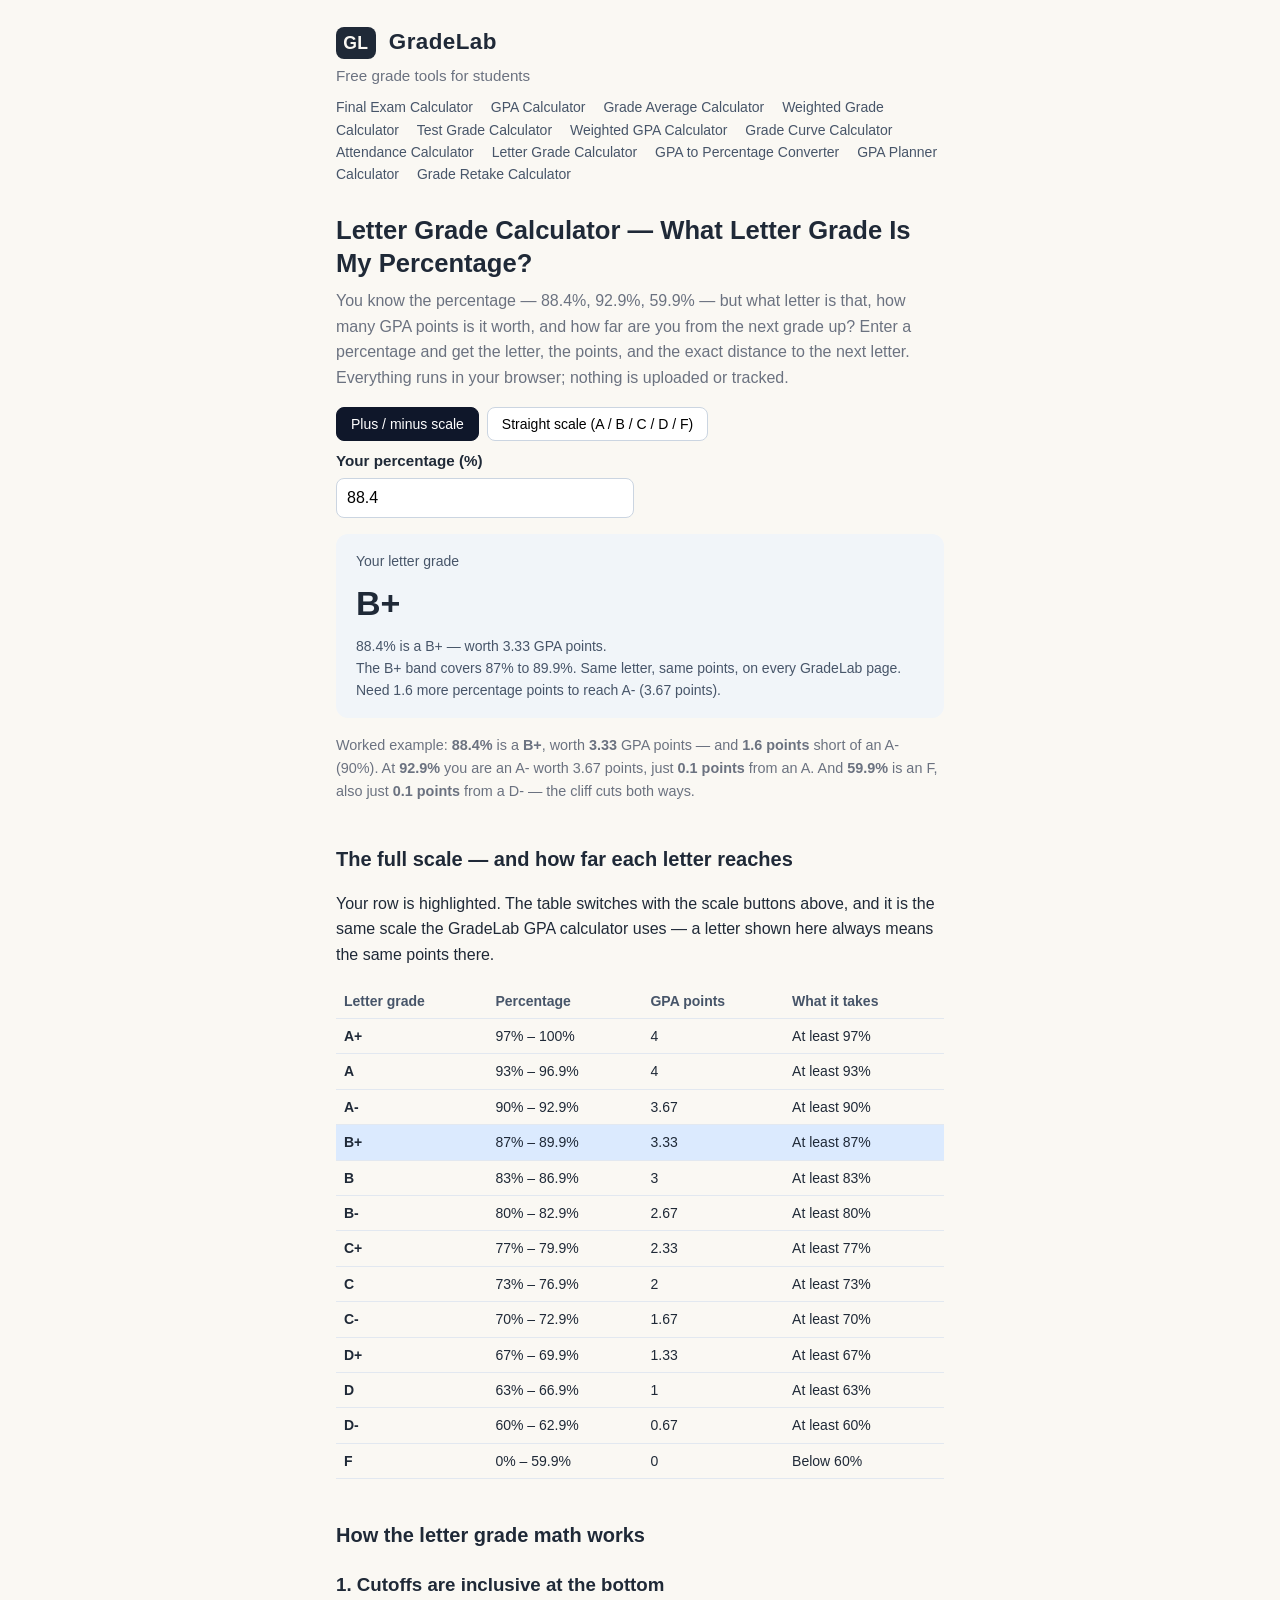
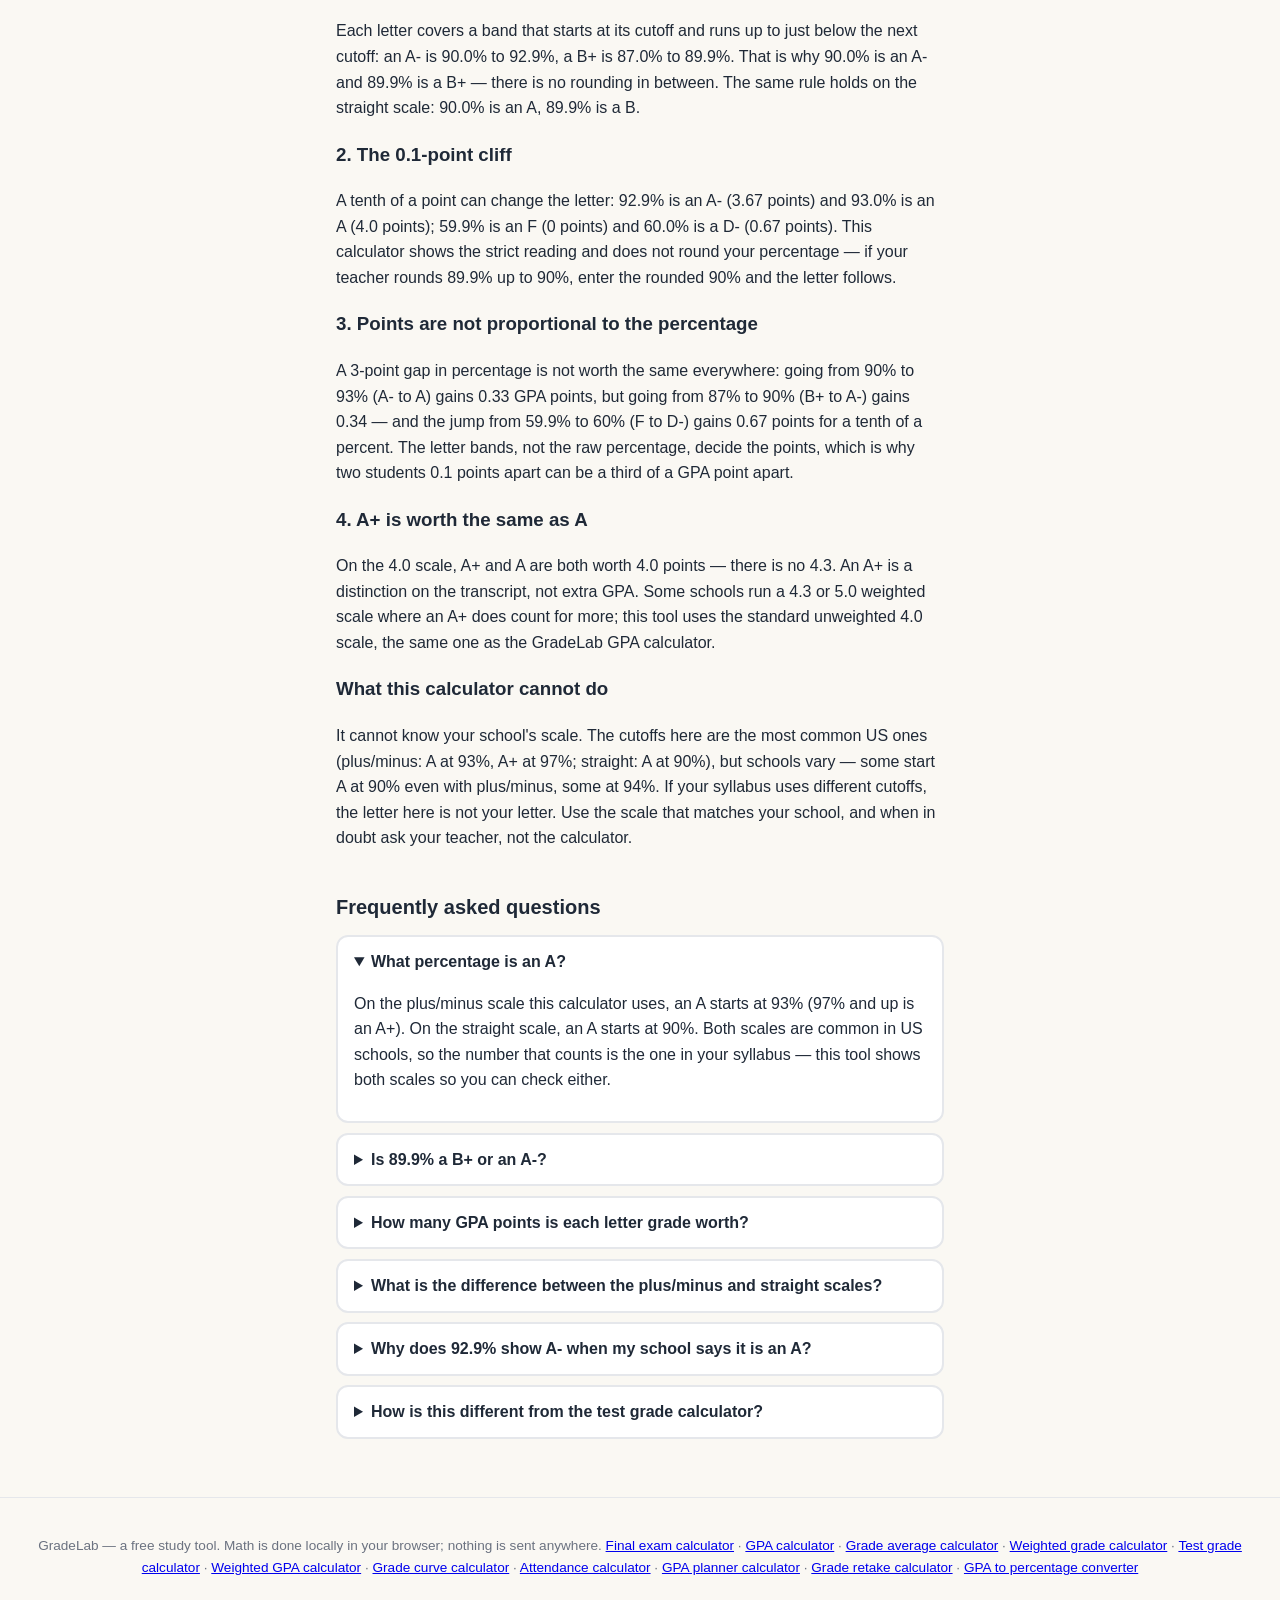
<file: letter-grade/index.html>
<!DOCTYPE html>
<html lang="en">
<head>
<meta charset="UTF-8">
<meta name="viewport" content="width=device-width, initial-scale=1.0">
<title>Letter Grade Calculator — What Letter Grade Is 90%? | GradeLab</title>
<meta name="description" content="Free letter grade calculator: enter a percentage and see your letter grade, GPA points, and how many points you need for the next grade. Plus/minus and straight scales, with the full scale table. Runs in your browser, no sign-up, no tracking.">
<link rel="canonical" href="https://grade.mimito6.uk/letter-grade">
<meta property="og:title" content="GradeLab — Letter Grade Calculator">
<meta property="og:description" content="What letter grade is 88.4%? A B+, worth 3.33 GPA points — and 1.6 points short of an A-. Enter any percentage and see the letter, the points, and the distance to the next grade. Free, no sign-up.">
<meta property="og:type" content="website">
<meta property="og:url" content="https://grade.mimito6.uk/letter-grade">
<link rel="stylesheet" href="../styles.css">
<style>
.t-grid { display: grid; grid-template-columns: 1fr 1fr; gap: 12px; margin-bottom: 8px; }
.t-grid .field { margin: 0; }
.t-grid .field input { width: 100%; padding: 10px; border: 1px solid #cbd5e1; border-radius: 8px; font-size: 16px; background: #fff; }
.t-summary { background: #f1f5f9; border-radius: 12px; padding: 16px 20px; margin: 16px 0; }
.t-summary .big { font-size: 34px; font-weight: 700; margin: 4px 0; }
.t-summary .meta { color: #475569; font-size: 14px; }
.scale-toggle { display: flex; gap: 8px; margin: 0 0 8px; }
.scale-toggle button { padding: 8px 14px; border: 1px solid #cbd5e1; border-radius: 8px; background: #fff; font-size: 14px; cursor: pointer; }
.scale-toggle button.active { background: #0f172a; color: #fff; border-color: #0f172a; }
.guide table { width: 100%; border-collapse: collapse; margin: 10px 0 16px; font-size: 14px; }
.guide th, .guide td { text-align: left; padding: 6px 8px; border-bottom: 1px solid #e2e8f0; }
.guide th { color: #475569; font-weight: 600; }
.guide tr.current { background: #dbeafe; }
.tools-nav { margin: 8px 0 0; font-size: 14px; }
.tools-nav a { color: #475569; text-decoration: none; margin-right: 14px; }
.tools-nav a:hover { text-decoration: underline; }
@media (max-width: 520px) { .t-grid { grid-template-columns: 1fr; } }
</style>
<script type="application/ld+json">
{
  "@context": "https://schema.org",
  "@type": "WebApplication",
  "name": "GradeLab — Letter Grade Calculator",
  "url": "https://grade.mimito6.uk/letter-grade",
  "applicationCategory": "EducationalApplication",
  "operatingSystem": "Any",
  "offers": { "@type": "Offer", "price": "0", "priceCurrency": "USD" },
  "description": "Free letter grade calculator: enter a percentage and see your letter grade, GPA points, and how many points you need for the next grade. Plus/minus and straight scales, with the full scale table."
}
</script>
<script type="application/ld+json">
{
  "@context": "https://schema.org",
  "@type": "FAQPage",
  "mainEntity": [
    {
      "@type": "Question",
      "name": "What percentage is an A?",
      "acceptedAnswer": { "@type": "Answer", "text": "On the plus/minus scale this calculator uses, an A starts at 93% (97% and up is an A+). On the straight scale, an A starts at 90%. Both scales are common in US schools, so the number that counts is the one in your syllabus — this tool shows both scales so you can check either." }
    },
    {
      "@type": "Question",
      "name": "Is 89.9% a B+ or an A-?",
      "acceptedAnswer": { "@type": "Answer", "text": "A B+. Cutoffs are inclusive at the bottom: 90.0% is an A-, anything below it is a B+. That 0.1-point cliff is real on this scale — 92.9% is an A- and 93.0% is an A. Some teachers round 89.9% up; this calculator does not round, so it shows the strict reading. If your teacher rounds, the rounded number is the one to enter." }
    },
    {
      "@type": "Question",
      "name": "How many GPA points is each letter grade worth?",
      "acceptedAnswer": { "@type": "Answer", "text": "On the 4.0 plus/minus scale: A+ and A are both 4.0, A- is 3.67, B+ 3.33, B 3.0, B- 2.67, C+ 2.33, C 2.0, C- 1.67, D+ 1.33, D 1.0, D- 0.67, and F 0.0. There is no 4.3 — an A+ is worth the same 4.0 as an A. The straight scale is simpler: A 4.0, B 3.0, C 2.0, D 1.0, F 0.0." }
    },
    {
      "@type": "Question",
      "name": "What is the difference between the plus/minus and straight scales?",
      "acceptedAnswer": { "@type": "Answer", "text": "The plus/minus scale splits each letter into three bands (A-, A, A+), so the same percentage can map differently: 88.4% is a B+ (3.33 points) on the plus/minus scale but a B (3.0 points) on the straight scale. The plus/minus scale is the more common one in US colleges and is the default here; it is also the scale the GradeLab GPA calculator uses, so the two pages never disagree." }
    },
    {
      "@type": "Question",
      "name": "Why does 92.9% show A- when my school says it is an A?",
      "acceptedAnswer": { "@type": "Answer", "text": "Because scales vary by school: some schools start A at 90%, some at 93%, some at 94%. This calculator uses the most common US cutoffs (A at 93% on plus/minus, 90% on straight) and lets you switch scales. If your school's cutoffs differ, the letter it shows is not your school's letter — check your syllabus and use the scale that matches it." }
    },
    {
      "@type": "Question",
      "name": "How is this different from the test grade calculator?",
      "acceptedAnswer": { "@type": "Answer", "text": "The test grade calculator starts from correct and total questions (42 out of 50) and gives you the percentage and the letter. This page starts from the percentage itself (84%) and adds what the test page does not: the GPA points, the full percentage range of your letter, and exactly how many points you need for the next letter up." }
    }
  ]
}
</script>
</head>
<body>
<header class="site-header">
  <div class="brand"><span class="brand-mark">GL</span> GradeLab</div>
  <p class="tagline">Free grade tools for students</p>
  <nav class="tools-nav" aria-label="GradeLab tools">
    <a href="../">Final Exam Calculator</a>
    <a href="../gpa-calculator">GPA Calculator</a>
    <a href="../grade-average">Grade Average Calculator</a>
    <a href="../weighted-grade">Weighted Grade Calculator</a>
    <a href="../test-grade">Test Grade Calculator</a>
    <a href="../weighted-gpa">Weighted GPA Calculator</a>
    <a href="../grade-curve">Grade Curve Calculator</a>
    <a href="../attendance">Attendance Calculator</a>
    <a href="./" aria-current="page">Letter Grade Calculator</a>
    <a href="../gpa-to-percentage">GPA to Percentage Converter</a>
    <a href="../gpa-planner">GPA Planner Calculator</a>
    <a href="../grade-retake">Grade Retake Calculator</a>
  </nav>
</header>

<main>
  <h1>Letter Grade Calculator — What Letter Grade Is My Percentage?</h1>
  <p class="intro">You know the percentage — 88.4%, 92.9%, 59.9% — but what letter is that, how many GPA points is it worth, and how far are you from the next grade up? Enter a percentage and get the letter, the points, and the exact distance to the next letter. Everything runs in your browser; nothing is uploaded or tracked.</p>

  <section aria-label="Letter grade calculator">
    <div class="scale-toggle" role="group" aria-label="Grading scale">
      <button type="button" data-scale="pm" class="active">Plus / minus scale</button>
      <button type="button" data-scale="plain">Straight scale (A / B / C / D / F)</button>
    </div>
    <div class="t-grid">
      <div class="field">
        <label for="l-pct">Your percentage (%)</label>
        <input id="l-pct" type="number" min="0" max="100" step="any" value="88.4" inputmode="decimal">
      </div>
    </div>

    <div class="t-summary">
      <div class="meta">Your letter grade</div>
      <div class="big" id="l-letter">—</div>
      <div class="meta" id="l-verdict">Enter a percentage between 0 and 100.</div>
      <div class="meta" id="l-detail"></div>
      <div class="meta" id="l-next"></div>
    </div>
    <p class="hint">Worked example: <strong>88.4%</strong> is a <strong>B+</strong>, worth <strong>3.33</strong> GPA points — and <strong>1.6 points</strong> short of an A- (90%). At <strong>92.9%</strong> you are an A- worth 3.67 points, just <strong>0.1 points</strong> from an A. And <strong>59.9%</strong> is an F, also just <strong>0.1 points</strong> from a D- — the cliff cuts both ways.</p>
  </section>

  <section class="guide" aria-label="Full grading scale">
    <h2>The full scale — and how far each letter reaches</h2>
    <p>Your row is highlighted. The table switches with the scale buttons above, and it is the same scale the GradeLab GPA calculator uses — a letter shown here always means the same points there.</p>
    <div id="l-table"></div>
  </section>

  <section class="guide" aria-label="How the letter grade math works">
    <h2>How the letter grade math works</h2>
    <h3>1. Cutoffs are inclusive at the bottom</h3>
    <p>Each letter covers a band that starts at its cutoff and runs up to just below the next cutoff: an A- is 90.0% to 92.9%, a B+ is 87.0% to 89.9%. That is why 90.0% is an A- and 89.9% is a B+ — there is no rounding in between. The same rule holds on the straight scale: 90.0% is an A, 89.9% is a B.</p>
    <h3>2. The 0.1-point cliff</h3>
    <p>A tenth of a point can change the letter: 92.9% is an A- (3.67 points) and 93.0% is an A (4.0 points); 59.9% is an F (0 points) and 60.0% is a D- (0.67 points). This calculator shows the strict reading and does not round your percentage — if your teacher rounds 89.9% up to 90%, enter the rounded 90% and the letter follows.</p>
    <h3>3. Points are not proportional to the percentage</h3>
    <p>A 3-point gap in percentage is not worth the same everywhere: going from 90% to 93% (A- to A) gains 0.33 GPA points, but going from 87% to 90% (B+ to A-) gains 0.34 — and the jump from 59.9% to 60% (F to D-) gains 0.67 points for a tenth of a percent. The letter bands, not the raw percentage, decide the points, which is why two students 0.1 points apart can be a third of a GPA point apart.</p>
    <h3>4. A+ is worth the same as A</h3>
    <p>On the 4.0 scale, A+ and A are both worth 4.0 points — there is no 4.3. An A+ is a distinction on the transcript, not extra GPA. Some schools run a 4.3 or 5.0 weighted scale where an A+ does count for more; this tool uses the standard unweighted 4.0 scale, the same one as the GradeLab GPA calculator.</p>
    <h3>What this calculator cannot do</h3>
    <p>It cannot know your school's scale. The cutoffs here are the most common US ones (plus/minus: A at 93%, A+ at 97%; straight: A at 90%), but schools vary — some start A at 90% even with plus/minus, some at 94%. If your syllabus uses different cutoffs, the letter here is not your letter. Use the scale that matches your school, and when in doubt ask your teacher, not the calculator.</p>
  </section>

  <section class="faq" aria-label="Frequently asked questions">
    <h2>Frequently asked questions</h2>
    <details open>
      <summary>What percentage is an A?</summary>
      <p>On the plus/minus scale this calculator uses, an A starts at 93% (97% and up is an A+). On the straight scale, an A starts at 90%. Both scales are common in US schools, so the number that counts is the one in your syllabus — this tool shows both scales so you can check either.</p>
    </details>
    <details>
      <summary>Is 89.9% a B+ or an A-?</summary>
      <p>A B+. Cutoffs are inclusive at the bottom: 90.0% is an A-, anything below it is a B+. That 0.1-point cliff is real on this scale — 92.9% is an A- and 93.0% is an A. Some teachers round 89.9% up; this calculator does not round, so it shows the strict reading. If your teacher rounds, the rounded number is the one to enter.</p>
    </details>
    <details>
      <summary>How many GPA points is each letter grade worth?</summary>
      <p>On the 4.0 plus/minus scale: A+ and A are both 4.0, A- is 3.67, B+ 3.33, B 3.0, B- 2.67, C+ 2.33, C 2.0, C- 1.67, D+ 1.33, D 1.0, D- 0.67, and F 0.0. There is no 4.3 — an A+ is worth the same 4.0 as an A. The straight scale is simpler: A 4.0, B 3.0, C 2.0, D 1.0, F 0.0.</p>
    </details>
    <details>
      <summary>What is the difference between the plus/minus and straight scales?</summary>
      <p>The plus/minus scale splits each letter into three bands (A-, A, A+), so the same percentage can map differently: 88.4% is a B+ (3.33 points) on the plus/minus scale but a B (3.0 points) on the straight scale. The plus/minus scale is the more common one in US colleges and is the default here; it is also the scale the GradeLab GPA calculator uses, so the two pages never disagree.</p>
    </details>
    <details>
      <summary>Why does 92.9% show A- when my school says it is an A?</summary>
      <p>Because scales vary by school: some schools start A at 90%, some at 93%, some at 94%. This calculator uses the most common US cutoffs (A at 93% on plus/minus, 90% on straight) and lets you switch scales. If your school's cutoffs differ, the letter it shows is not your school's letter — check your syllabus and use the scale that matches it.</p>
    </details>
    <details>
      <summary>How is this different from the test grade calculator?</summary>
      <p>The test grade calculator starts from correct and total questions (42 out of 50) and gives you the percentage and the letter. This page starts from the percentage itself (84%) and adds what the test page does not: the GPA points, the full percentage range of your letter, and exactly how many points you need for the next letter up.</p>
    </details>
  </section>
</main>

<footer class="site-footer">
  <p>GradeLab — a free study tool. Math is done locally in your browser; nothing is sent anywhere. <a href="../">Final exam calculator</a> · <a href="../gpa-calculator">GPA calculator</a> · <a href="../grade-average">Grade average calculator</a> · <a href="../weighted-grade">Weighted grade calculator</a> · <a href="../test-grade">Test grade calculator</a> · <a href="../weighted-gpa">Weighted GPA calculator</a> · <a href="../grade-curve">Grade curve calculator</a> · <a href="../attendance">Attendance calculator</a> · <a href="../gpa-planner">GPA planner calculator</a> · <a href="../grade-retake">Grade retake calculator</a> · <a href="../gpa-to-percentage">GPA to percentage converter</a></p>
</footer>

<script src="../lettergrade.js"></script>
</body>
</html>
</file>
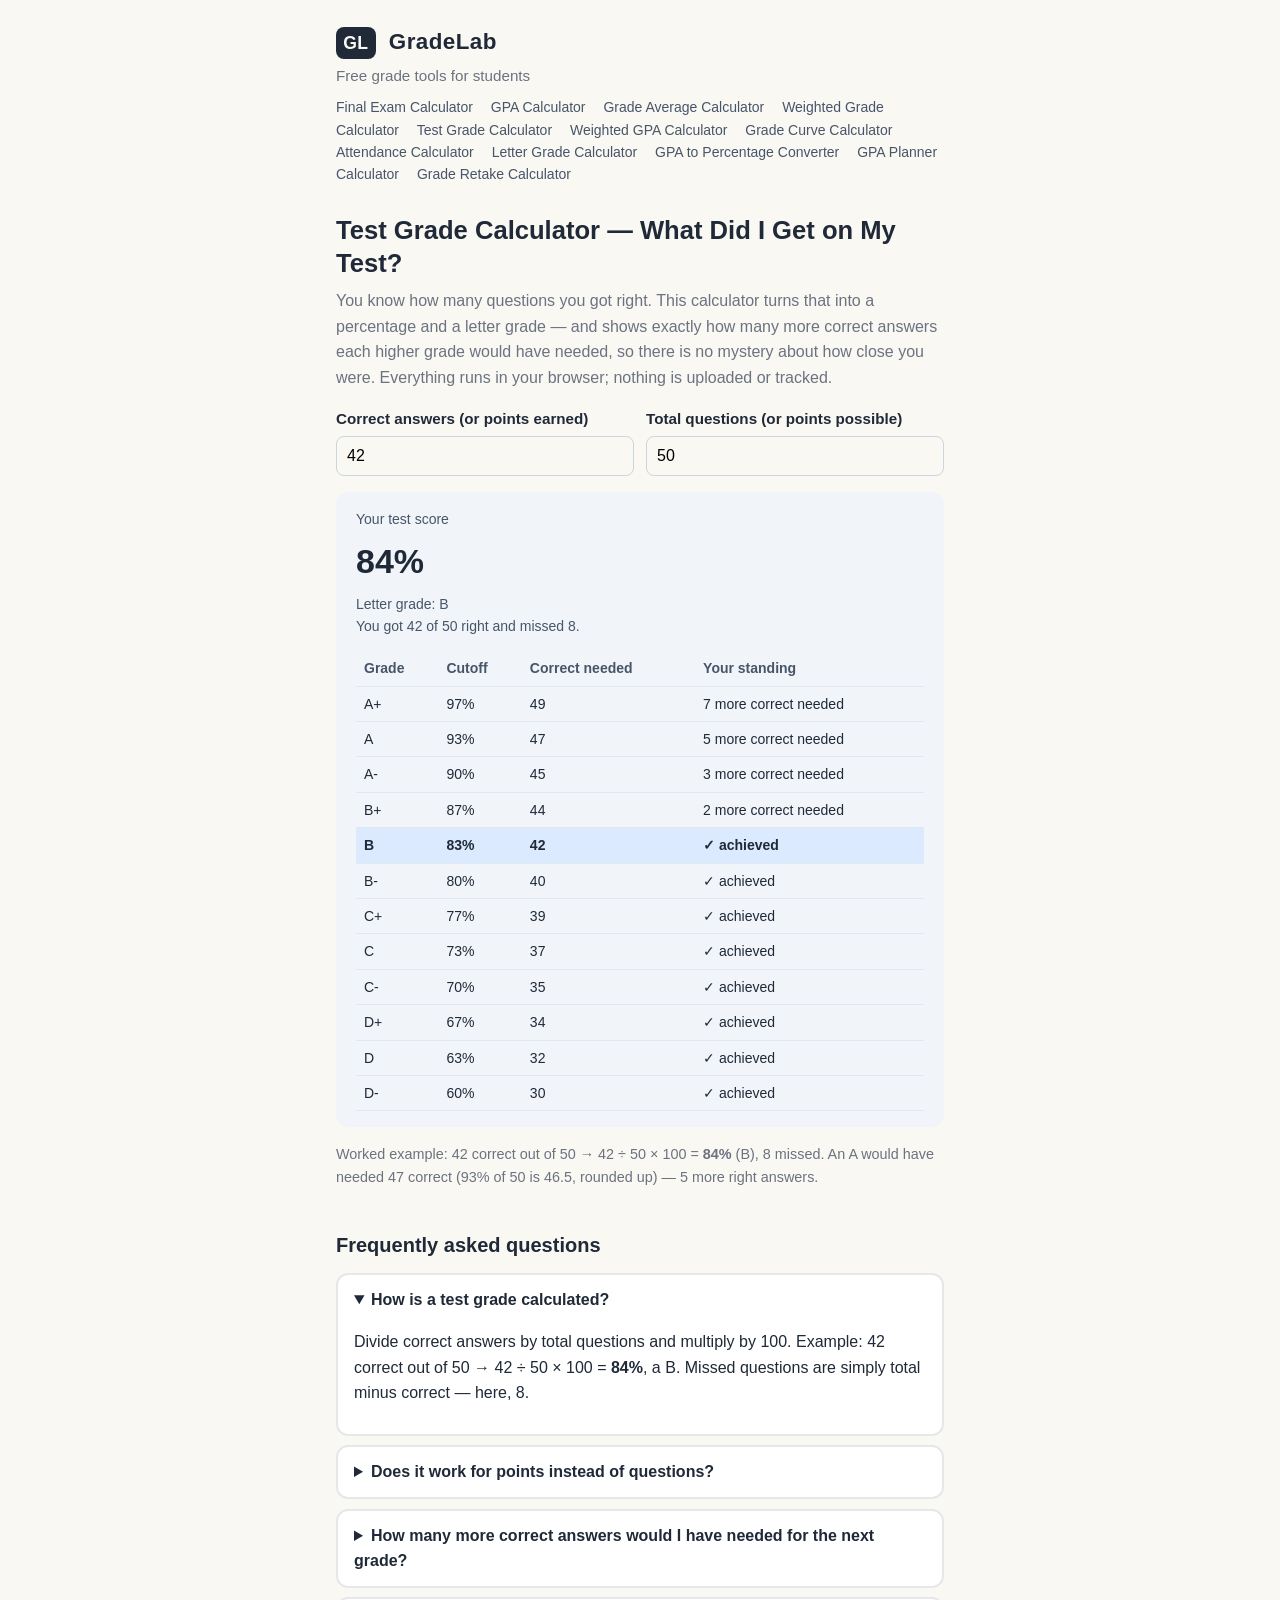
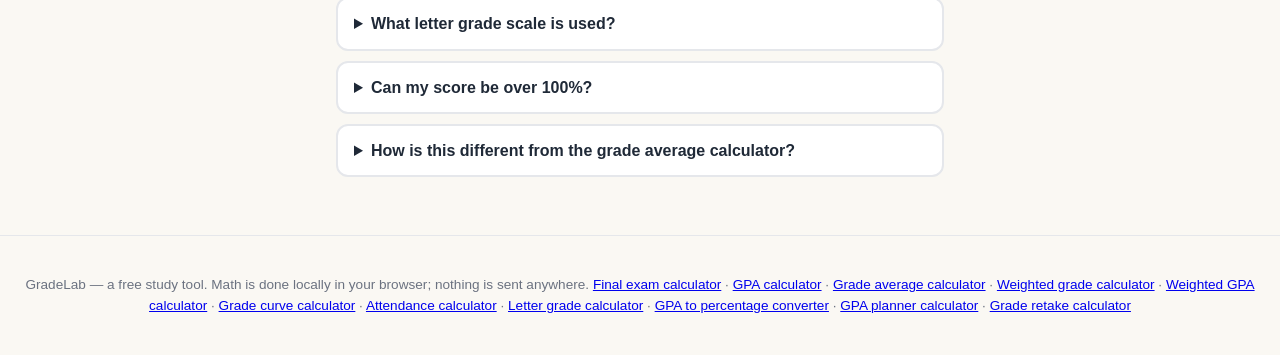
<file: test-grade/index.html>
<!DOCTYPE html>
<html lang="en">
<head>
<meta charset="UTF-8">
<meta name="viewport" content="width=device-width, initial-scale=1.0">
<title>Test Grade Calculator — What Did I Get on My Test? | GradeLab</title>
<meta name="description" content="Free test grade calculator: enter correct answers and total questions to get your percentage, letter grade, and how many more correct answers each higher grade would have needed. Runs in your browser, no sign-up, no tracking.">
<link rel="canonical" href="https://grade.mimito6.uk/test-grade">
<meta property="og:title" content="GradeLab — Test Grade Calculator">
<meta property="og:description" content="Turn correct answers into a percentage and letter grade, and see exactly how many more right answers each higher grade needed. Free, no sign-up.">
<meta property="og:type" content="website">
<meta property="og:url" content="https://grade.mimito6.uk/test-grade">
<link rel="stylesheet" href="../styles.css">
<style>
.t-grid { display: grid; grid-template-columns: 1fr 1fr; gap: 12px; margin-bottom: 8px; }
.t-grid .field { margin: 0; }
.t-grid .field input { width: 100%; padding: 10px; border: 1px solid #cbd5e1; border-radius: 8px; font-size: 16px; }
.t-summary { background: #f1f5f9; border-radius: 12px; padding: 16px 20px; margin: 16px 0; }
.t-summary .big { font-size: 34px; font-weight: 700; margin: 4px 0; }
.t-summary .meta { color: #475569; font-size: 14px; }
.t-summary table { width: 100%; border-collapse: collapse; margin-top: 14px; font-size: 14px; }
.t-summary th, .t-summary td { text-align: left; padding: 6px 8px; border-bottom: 1px solid #e2e8f0; }
.t-summary th { color: #475569; font-weight: 600; }
.t-summary tr.you-are-here td { background: #dbeafe; font-weight: 600; }
.tools-nav { margin: 8px 0 0; font-size: 14px; }
.tools-nav a { color: #475569; text-decoration: none; margin-right: 14px; }
.tools-nav a:hover { text-decoration: underline; }
@media (max-width: 520px) { .t-grid { grid-template-columns: 1fr; } }
</style>
<script type="application/ld+json">
{
  "@context": "https://schema.org",
  "@type": "WebApplication",
  "name": "GradeLab — Test Grade Calculator",
  "url": "https://grade.mimito6.uk/test-grade",
  "applicationCategory": "EducationalApplication",
  "operatingSystem": "Any",
  "offers": { "@type": "Offer", "price": "0", "priceCurrency": "USD" },
  "description": "Free test grade calculator: enter correct answers and total questions to get your percentage, letter grade, and how many more correct answers each higher grade would have needed."
}
</script>
<script type="application/ld+json">
{
  "@context": "https://schema.org",
  "@type": "FAQPage",
  "mainEntity": [
    {
      "@type": "Question",
      "name": "How is a test grade calculated?",
      "acceptedAnswer": { "@type": "Answer", "text": "Divide correct answers by total questions and multiply by 100. Example: 42 correct out of 50 is 42 ÷ 50 × 100 = 84%, a B on the common US scale. Missed questions are simply total minus correct — here, 8." }
    },
    {
      "@type": "Question",
      "name": "Does it work for points instead of questions?",
      "acceptedAnswer": { "@type": "Answer", "text": "Yes — the math is identical. Enter points earned as 'correct' and points possible as 'total'. Partial credit works too: 17.5 points out of 20 is 87.5%, a B+." }
    },
    {
      "@type": "Question",
      "name": "How many more correct answers would I have needed for the next grade?",
      "acceptedAnswer": { "@type": "Answer", "text": "The table below the result shows the minimum correct count for every letter grade. Because you cannot get half a question right, the count is rounded up: an A needs 93% of 50 questions, which is 46.5, so 47 correct answers in practice. At 42 correct you are 2 short of a B+ (44) and 5 short of an A (47)." }
    },
    {
      "@type": "Question",
      "name": "What letter grade scale does this calculator use?",
      "acceptedAnswer": { "@type": "Answer", "text": "The common US plus/minus scale: A+ ≥ 97%, A ≥ 93%, A− ≥ 90%, B+ ≥ 87%, B ≥ 83%, B− ≥ 80%, C+ ≥ 77%, C ≥ 73%, C− ≥ 70%, D+ ≥ 67%, D ≥ 63%, D− ≥ 60%, F below 60%. Scales vary by school and instructor — confirm your syllabus." }
    },
    {
      "@type": "Question",
      "name": "Can my score be over 100%?",
      "acceptedAnswer": { "@type": "Answer", "text": "No. Correct answers cannot exceed the total, so the highest possible score is 100%. If your test offered extra credit, add the extra-credit points to both numbers — for example 52 points earned out of a 50-point test plus 5 extra-credit points possible is 52 ÷ 55 = 94.5% — or use GradeLab's grade average calculator, which reports scores over 100% as-is." }
    },
    {
      "@type": "Question",
      "name": "How is this different from the grade average calculator?",
      "acceptedAnswer": { "@type": "Answer", "text": "This page grades one single test: correct over total. The grade average calculator averages several tests or assignments into one percentage, and the weighted grade calculator applies different weights to homework, quizzes and exams." }
    }
  ]
}
</script>
</head>
<body>
<header class="site-header">
  <div class="brand"><span class="brand-mark">GL</span> GradeLab</div>
  <p class="tagline">Free grade tools for students</p>
  <nav class="tools-nav" aria-label="GradeLab tools">
    <a href="../">Final Exam Calculator</a>
    <a href="../gpa-calculator">GPA Calculator</a>
    <a href="../grade-average">Grade Average Calculator</a>
    <a href="../weighted-grade">Weighted Grade Calculator</a>
    <a href="./" aria-current="page">Test Grade Calculator</a>
    <a href="../weighted-gpa">Weighted GPA Calculator</a>
    <a href="../grade-curve">Grade Curve Calculator</a>
    <a href="../attendance">Attendance Calculator</a>
    <a href="../letter-grade">Letter Grade Calculator</a>
    <a href="../gpa-to-percentage">GPA to Percentage Converter</a>
    <a href="../gpa-planner">GPA Planner Calculator</a>
    <a href="../grade-retake">Grade Retake Calculator</a>
  </nav>
</header>

<main>
  <h1>Test Grade Calculator — What Did I Get on My Test?</h1>
  <p class="intro">You know how many questions you got right. This calculator turns that into a percentage and a letter grade — and shows exactly how many more correct answers each higher grade would have needed, so there is no mystery about how close you were. Everything runs in your browser; nothing is uploaded or tracked.</p>

  <section aria-label="Test grade calculator">
    <div class="t-grid">
      <div class="field">
        <label for="t-correct">Correct answers (or points earned)</label>
        <input id="t-correct" type="number" min="0" step="any" value="42" inputmode="decimal">
      </div>
      <div class="field">
        <label for="t-total">Total questions (or points possible)</label>
        <input id="t-total" type="number" min="1" step="any" value="50" inputmode="decimal">
      </div>
    </div>

    <div class="t-summary">
      <div class="meta">Your test score</div>
      <div class="big" id="t-pct">—</div>
      <div class="meta" id="t-letter"></div>
      <div class="meta" id="t-detail">Enter correct answers and a total above 0.</div>
      <div id="t-table" aria-live="polite"></div>
    </div>
    <p class="hint">Worked example: 42 correct out of 50 → 42 ÷ 50 × 100 = <strong>84%</strong> (B), 8 missed. An A would have needed 47 correct (93% of 50 is 46.5, rounded up) — 5 more right answers.</p>
  </section>

  <section class="faq" aria-label="Frequently asked questions">
    <h2>Frequently asked questions</h2>
    <details open>
      <summary>How is a test grade calculated?</summary>
      <p>Divide correct answers by total questions and multiply by 100. Example: 42 correct out of 50 → 42 ÷ 50 × 100 = <strong>84%</strong>, a B. Missed questions are simply total minus correct — here, 8.</p>
    </details>
    <details>
      <summary>Does it work for points instead of questions?</summary>
      <p>Yes — the math is identical. Enter points earned as "correct" and points possible as "total". Partial credit works too: 17.5 points out of 20 = <strong>87.5%</strong>, a B+.</p>
    </details>
    <details>
      <summary>How many more correct answers would I have needed for the next grade?</summary>
      <p>The table above shows the minimum correct count for every letter grade. Because you can't get half a question right, the count is rounded up: an A needs 93% of 50 questions, which is 46.5, so <strong>47</strong> correct in practice. At 42 correct you are 2 short of a B+ (44) and 5 short of an A (47).</p>
    </details>
    <details>
      <summary>What letter grade scale is used?</summary>
      <p>The common US plus/minus scale: A+ ≥ 97%, A ≥ 93%, A− ≥ 90%, B+ ≥ 87%, B ≥ 83%, B− ≥ 80%, C+ ≥ 77%, C ≥ 73%, C− ≥ 70%, D+ ≥ 67%, D ≥ 63%, D− ≥ 60%, F below 60%. Scales vary by school and instructor — confirm your syllabus.</p>
    </details>
    <details>
      <summary>Can my score be over 100%?</summary>
      <p>No. Correct answers can't exceed the total, so the highest possible score is 100%. If your test offered extra credit, add the extra-credit points to both numbers — e.g. 52 points earned out of a 50-point test plus 5 extra-credit points possible is 52 ÷ 55 = 94.5% — or use the grade average calculator, which reports scores over 100% as-is.</p>
    </details>
    <details>
      <summary>How is this different from the grade average calculator?</summary>
      <p>This page grades one single test: correct over total. The grade average calculator averages several tests or assignments into one percentage, and the weighted grade calculator applies different weights to homework, quizzes and exams.</p>
    </details>
  </section>
</main>

<footer class="site-footer">
  <p>GradeLab — a free study tool. Math is done locally in your browser; nothing is sent anywhere. <a href="../">Final exam calculator</a> · <a href="../gpa-calculator">GPA calculator</a> · <a href="../grade-average">Grade average calculator</a> · <a href="../weighted-grade">Weighted grade calculator</a> · <a href="../weighted-gpa">Weighted GPA calculator</a> · <a href="../grade-curve">Grade curve calculator</a> · <a href="../attendance">Attendance calculator</a> · <a href="../letter-grade">Letter grade calculator</a> · <a href="../gpa-to-percentage">GPA to percentage converter</a> · <a href="../gpa-planner">GPA planner calculator</a> · <a href="../grade-retake">Grade retake calculator</a></p>
</footer>

<script src="../testgrade.js"></script>
</body>
</html>
</file>
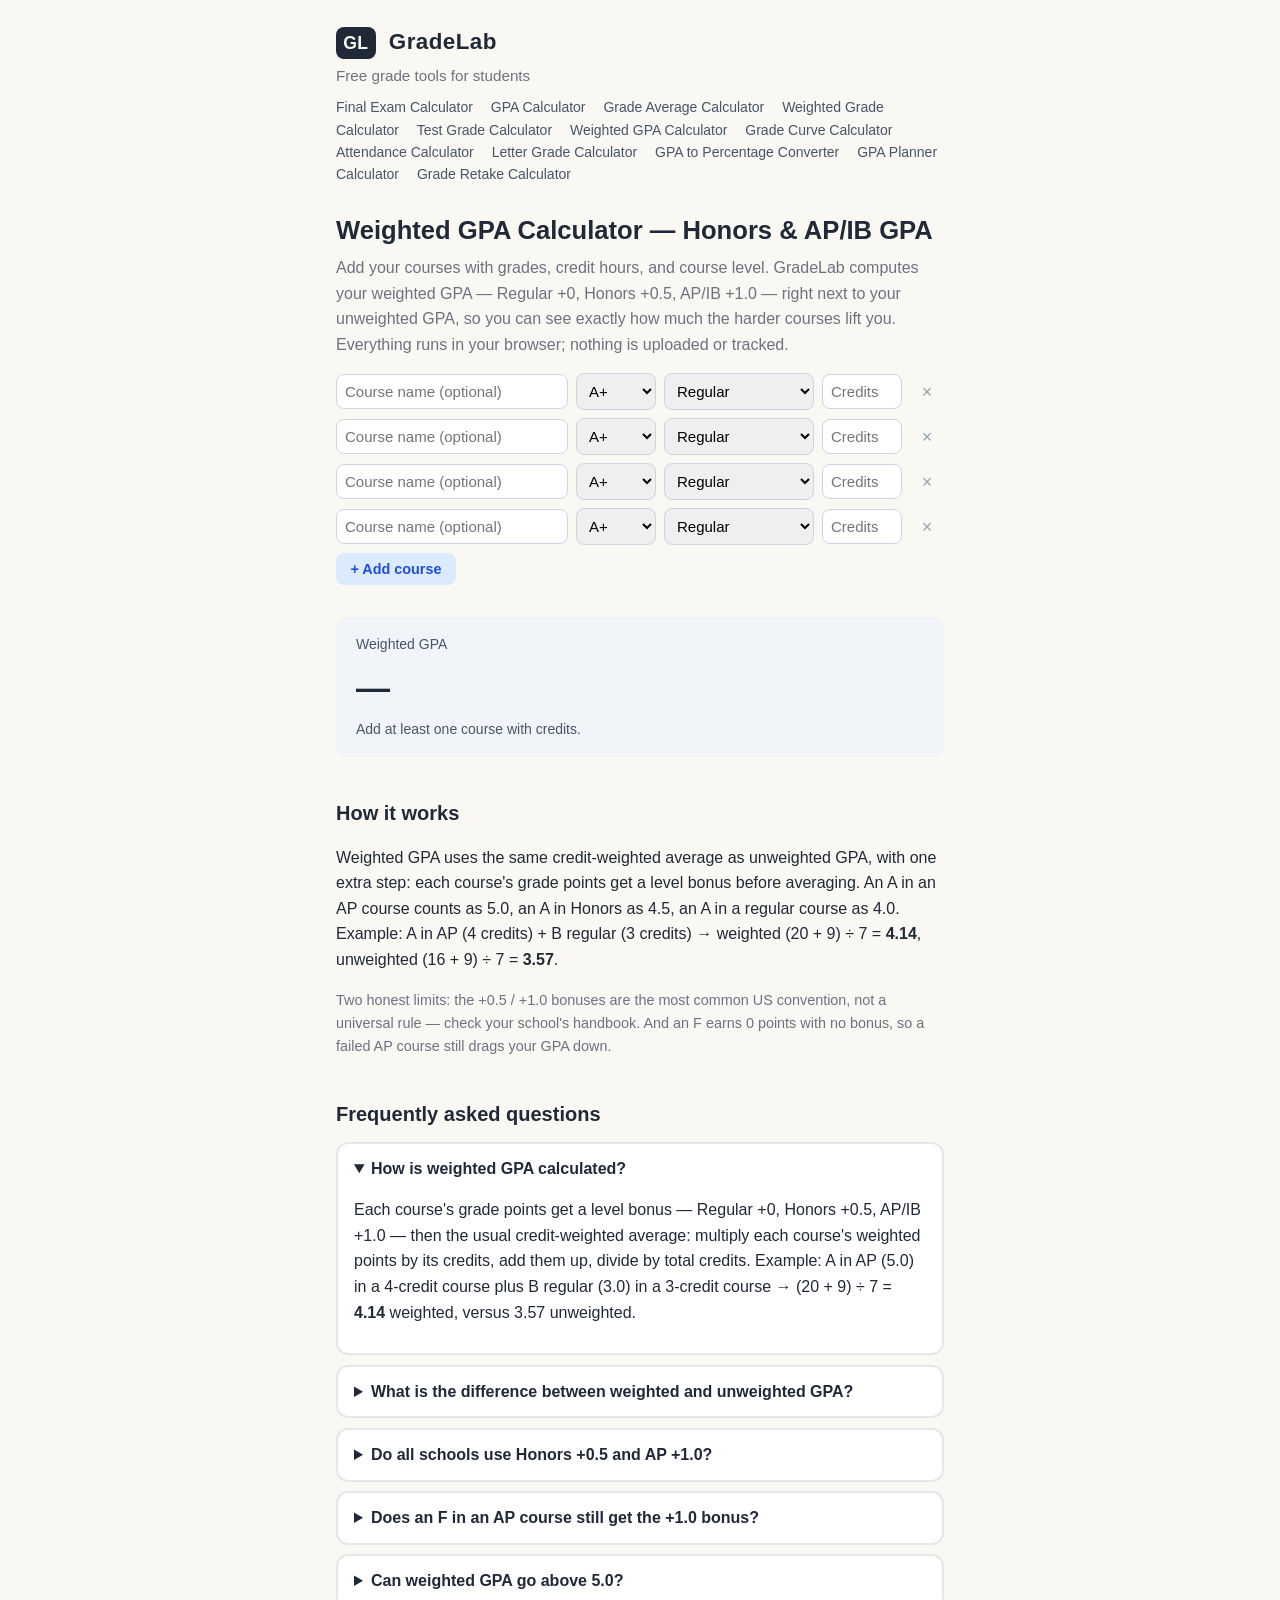
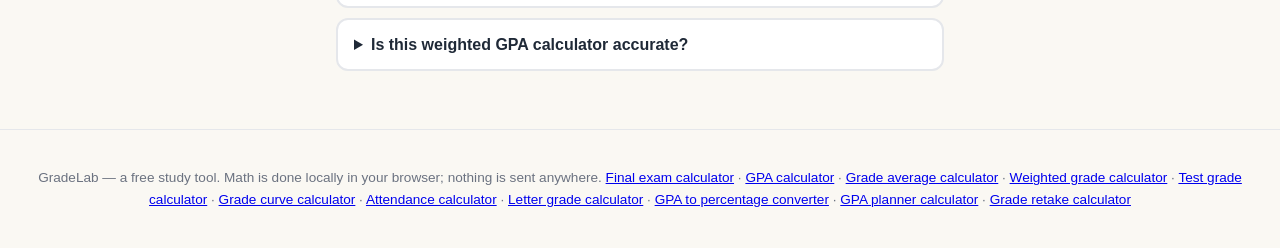
<file: weighted-gpa/index.html>
<!DOCTYPE html>
<html lang="en">
<head>
<meta charset="UTF-8">
<meta name="viewport" content="width=device-width, initial-scale=1.0">
<title>Weighted GPA Calculator — Honors & AP/IB GPA | GradeLab</title>
<meta name="description" content="Free weighted GPA calculator: enter your courses, letter grades, credit hours and course level (Regular, Honors +0.5, AP/IB +1.0) to get your weighted GPA next to your unweighted GPA. Runs in your browser, no sign-up, no tracking.">
<link rel="canonical" href="https://grade.mimito6.uk/weighted-gpa">
<meta property="og:title" content="GradeLab — Weighted GPA Calculator">
<meta property="og:description" content="Calculate your weighted GPA for Honors and AP/IB courses, side by side with your unweighted GPA. Free, instant, no sign-up.">
<meta property="og:type" content="website">
<meta property="og:url" content="https://grade.mimito6.uk/weighted-gpa">
<link rel="stylesheet" href="../styles.css">
<style>
.wgpa-row { display: grid; grid-template-columns: 1fr 80px 150px 80px 34px; gap: 8px; margin-bottom: 8px; align-items: center; }
.wgpa-row input, .wgpa-row select { width: 100%; padding: 8px; border: 1px solid #cbd5e1; border-radius: 8px; font-size: 15px; }
.wgpa-row .remove-row { background: none; border: none; font-size: 18px; cursor: pointer; color: #94a3b8; line-height: 1; }
.wgpa-row .remove-row:hover { color: #e11d48; }
@media (max-width: 640px) { .wgpa-row { grid-template-columns: 1fr 70px 120px; } .wgpa-row .w-credits { grid-column: 2 / 3; } .wgpa-row .remove-row { grid-column: 3 / 4; } }
.wgpa-summary { background: #f1f5f9; border-radius: 12px; padding: 16px 20px; margin: 16px 0; }
.wgpa-summary .big { font-size: 34px; font-weight: 700; margin: 4px 0; }
.wgpa-summary .meta { color: #475569; font-size: 14px; }
.tools-nav { margin: 8px 0 0; font-size: 14px; }
.tools-nav a { color: #475569; text-decoration: none; margin-right: 14px; }
.tools-nav a:hover { text-decoration: underline; }
</style>
<script type="application/ld+json">
{
  "@context": "https://schema.org",
  "@type": "WebApplication",
  "name": "GradeLab — Weighted GPA Calculator",
  "url": "https://grade.mimito6.uk/weighted-gpa",
  "applicationCategory": "EducationalApplication",
  "operatingSystem": "Any",
  "offers": { "@type": "Offer", "price": "0", "priceCurrency": "USD" },
  "description": "Free weighted GPA calculator: enter courses, grades, credits and course level (Regular, Honors +0.5, AP/IB +1.0) to get weighted and unweighted GPA."
}
</script>
<script type="application/ld+json">
{
  "@context": "https://schema.org",
  "@type": "FAQPage",
  "mainEntity": [
    {
      "@type": "Question",
      "name": "How is weighted GPA calculated?",
      "acceptedAnswer": { "@type": "Answer", "text": "Each course's grade points get a level bonus — Regular +0, Honors +0.5, AP/IB +1.0 — then the same credit-weighted average is used: multiply each course's weighted points by its credit hours, add them up, and divide by total credits. Example: an A in AP (4.0 + 1.0 = 5.0) in a 4-credit course plus a B in a regular 3-credit course (3.0) gives (20 + 9) / 7 = 4.14 weighted, versus 3.57 unweighted." }
    },
    {
      "@type": "Question",
      "name": "What is the difference between weighted and unweighted GPA?",
      "acceptedAnswer": { "@type": "Answer", "text": "Unweighted GPA caps at 4.0 and treats every course equally. Weighted GPA rewards harder courses with bonus points, so it can exceed 4.0 — up to 5.0 when every course is AP/IB and graded A. Colleges often recalculate GPA on their own scale, so the weighted number is best used as your school's own reporting figure, not a universal comparison." }
    },
    {
      "@type": "Question",
      "name": "Do all schools use Honors +0.5 and AP +1.0?",
      "acceptedAnswer": { "@type": "Answer", "text": "No. +0.5 for Honors and +1.0 for AP/IB is the most common US convention, which is why this calculator uses it, but some districts use +0.5 for AP, cap weighted GPA at 4.0, or weight only certain courses. Check your school's handbook — if your school weights differently, the bonus, not the arithmetic, is what changes." }
    },
    {
      "@type": "Question",
      "name": "Does an F in an AP course still get the +1.0 bonus?",
      "acceptedAnswer": { "@type": "Answer", "text": "No. An F earns 0 grade points, and this calculator adds no bonus to a failed course — a bonus rewards passing harder work, it does not rescue a failure. The failed course's credits still count in the denominator, so it pulls both weighted and unweighted GPA down." }
    },
    {
      "@type": "Question",
      "name": "Can weighted GPA go above 5.0?",
      "acceptedAnswer": { "@type": "Answer", "text": "Not on this scale: the highest base grade is 4.0 (A/A+) and the largest bonus is +1.0, so the ceiling is 5.0. If your school reports weighted GPAs above 5.0, it uses a different scale (for example a 6.0 scale) and this calculator's numbers will not match it." }
    },
    {
      "@type": "Question",
      "name": "Is this weighted GPA calculator accurate?",
      "acceptedAnswer": { "@type": "Answer", "text": "The arithmetic is exact for the stated scale and bonuses. The uncertainty is never the math — it is which weighting your school applies. Confirm your school's Honors/AP bonus table before relying on the number for class rank or college applications." }
    }
  ]
}
</script>
</head>
<body>
<header class="site-header">
  <div class="brand"><span class="brand-mark">GL</span> GradeLab</div>
  <p class="tagline">Free grade tools for students</p>
  <nav class="tools-nav" aria-label="GradeLab tools">
    <a href="../">Final Exam Calculator</a>
    <a href="../gpa-calculator">GPA Calculator</a>
    <a href="../grade-average">Grade Average Calculator</a>
    <a href="../weighted-grade">Weighted Grade Calculator</a>
    <a href="../test-grade">Test Grade Calculator</a>
    <a href="./" aria-current="page">Weighted GPA Calculator</a>
    <a href="../grade-curve">Grade Curve Calculator</a>
    <a href="../attendance">Attendance Calculator</a>
    <a href="../letter-grade">Letter Grade Calculator</a>
    <a href="../gpa-to-percentage">GPA to Percentage Converter</a>
    <a href="../gpa-planner">GPA Planner Calculator</a>
    <a href="../grade-retake">Grade Retake Calculator</a>
  </nav>
</header>

<main>
  <h1>Weighted GPA Calculator — Honors &amp; AP/IB GPA</h1>
  <p class="intro">Add your courses with grades, credit hours, and course level. GradeLab computes your weighted GPA — Regular +0, Honors +0.5, AP/IB +1.0 — right next to your unweighted GPA, so you can see exactly how much the harder courses lift you. Everything runs in your browser; nothing is uploaded or tracked.</p>

  <section aria-label="Weighted GPA calculator">
    <div id="wgpa-rows" aria-live="polite"></div>
    <button class="ghost-btn" id="add-wgpa-row" type="button">+ Add course</button>

    <div class="wgpa-summary" id="wgpa-summary">
      <div class="meta">Weighted GPA</div>
      <div class="big" id="wgpa-weighted">—</div>
      <div class="meta" id="wgpa-detail">Add at least one course with credits.</div>
    </div>

    <h2>How it works</h2>
    <p>Weighted GPA uses the same credit-weighted average as unweighted GPA, with one extra step: each course's grade points get a level bonus before averaging. An A in an AP course counts as 5.0, an A in Honors as 4.5, an A in a regular course as 4.0. Example: A in AP (4 credits) + B regular (3 credits) → weighted (20 + 9) ÷ 7 = <strong>4.14</strong>, unweighted (16 + 9) ÷ 7 = <strong>3.57</strong>.</p>
    <p class="hint">Two honest limits: the +0.5 / +1.0 bonuses are the most common US convention, not a universal rule — check your school's handbook. And an F earns 0 points with no bonus, so a failed AP course still drags your GPA down.</p>
  </section>

  <section class="faq" aria-label="Frequently asked questions">
    <h2>Frequently asked questions</h2>
    <details open>
      <summary>How is weighted GPA calculated?</summary>
      <p>Each course's grade points get a level bonus — Regular +0, Honors +0.5, AP/IB +1.0 — then the usual credit-weighted average: multiply each course's weighted points by its credits, add them up, divide by total credits. Example: A in AP (5.0) in a 4-credit course plus B regular (3.0) in a 3-credit course → (20 + 9) ÷ 7 = <strong>4.14</strong> weighted, versus 3.57 unweighted.</p>
    </details>
    <details>
      <summary>What is the difference between weighted and unweighted GPA?</summary>
      <p>Unweighted GPA caps at 4.0 and treats every course equally. Weighted GPA rewards harder courses, so it can reach 5.0 when every course is AP/IB with an A. Colleges often recalculate GPA on their own scale, so treat the weighted number as your school's reporting figure, not a universal comparison.</p>
    </details>
    <details>
      <summary>Do all schools use Honors +0.5 and AP +1.0?</summary>
      <p>No. That is the most common US convention, which is why this calculator uses it — but some districts give AP only +0.5, cap weighted GPA at 4.0, or weight only certain courses. Check your school's handbook; if your school differs, it is the bonus that changes, not the arithmetic.</p>
    </details>
    <details>
      <summary>Does an F in an AP course still get the +1.0 bonus?</summary>
      <p>No. An F earns 0 grade points and no bonus — a bonus rewards passing harder work, it does not rescue a failure. The failed course's credits still count in the denominator, so it pulls both weighted and unweighted GPA down.</p>
    </details>
    <details>
      <summary>Can weighted GPA go above 5.0?</summary>
      <p>Not on this scale: the highest base grade is 4.0 and the largest bonus is +1.0, so the ceiling is 5.0. If your school reports weighted GPAs above 5.0, it uses a different scale (for example a 6.0 scale) and this calculator's numbers will not match it.</p>
    </details>
    <details>
      <summary>Is this weighted GPA calculator accurate?</summary>
      <p>The arithmetic is exact for the stated scale and bonuses. The uncertainty is never the math — it is which weighting your school applies. Confirm your school's Honors/AP bonus table before relying on the number for class rank or college applications.</p>
    </details>
  </section>
</main>

<footer class="site-footer">
  <p>GradeLab — a free study tool. Math is done locally in your browser; nothing is sent anywhere. <a href="../">Final exam calculator</a> · <a href="../gpa-calculator">GPA calculator</a> · <a href="../grade-average">Grade average calculator</a> · <a href="../weighted-grade">Weighted grade calculator</a> · <a href="../test-grade">Test grade calculator</a> · <a href="../grade-curve">Grade curve calculator</a> · <a href="../attendance">Attendance calculator</a> · <a href="../letter-grade">Letter grade calculator</a> · <a href="../gpa-to-percentage">GPA to percentage converter</a> · <a href="../gpa-planner">GPA planner calculator</a> · <a href="../grade-retake">Grade retake calculator</a></p>
</footer>

<script src="../wgpa.js"></script>
</body>
</html>
</file>
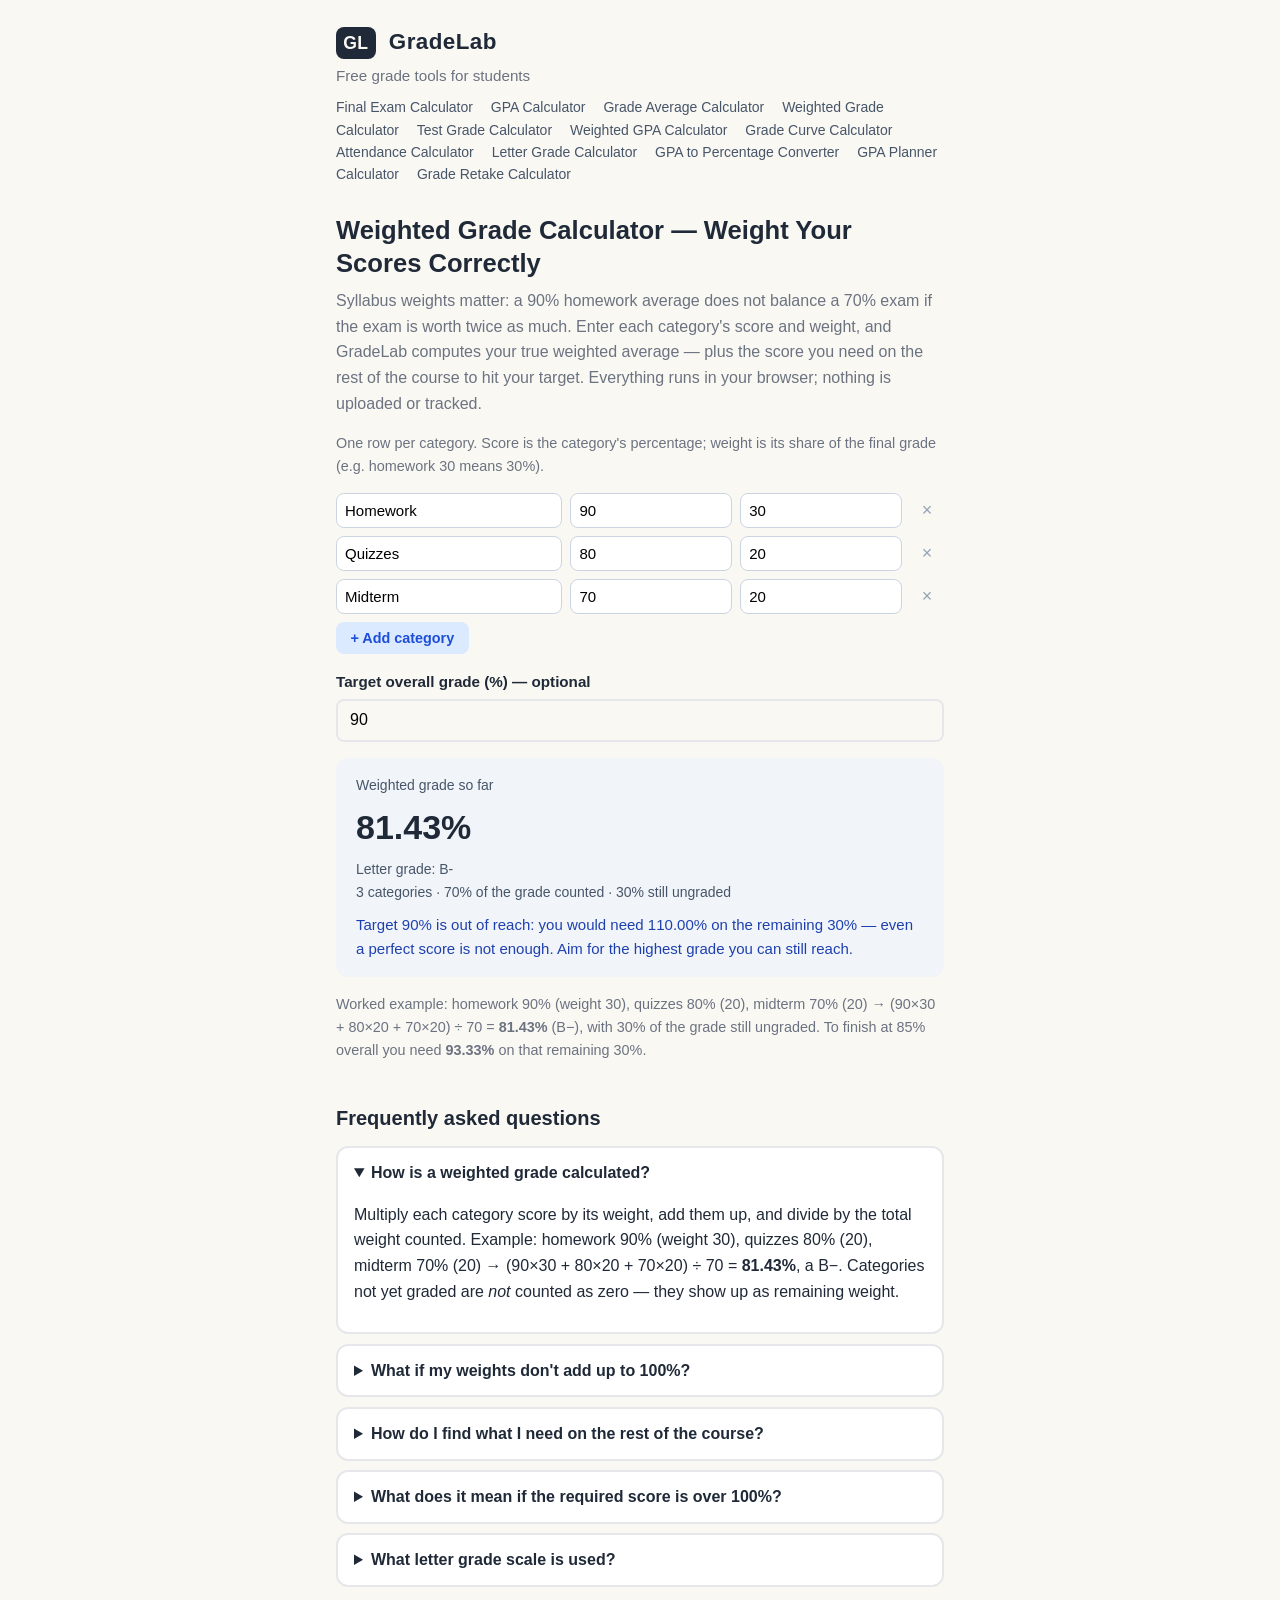
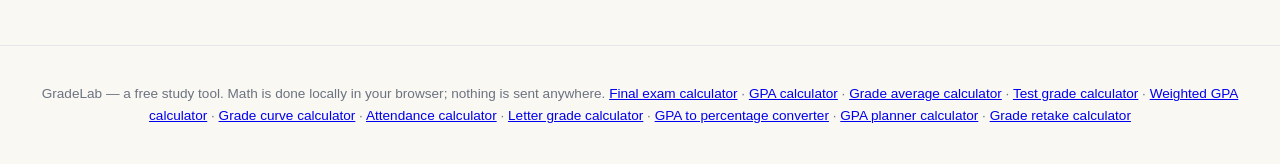
<file: weighted-grade/index.html>
<!DOCTYPE html>
<html lang="en">
<head>
<meta charset="UTF-8">
<meta name="viewport" content="width=device-width, initial-scale=1.0">
<title>Weighted Grade Calculator — Calculate Your Weighted Average | GradeLab</title>
<meta name="description" content="Free weighted grade calculator: enter each category's score and weight (homework, quizzes, exams), get your weighted average and letter grade, plus the score you need on remaining work to hit your target. Runs in your browser, no sign-up, no tracking.">
<link rel="canonical" href="https://grade.mimito6.uk/weighted-grade">
<meta property="og:title" content="GradeLab — Weighted Grade Calculator">
<meta property="og:description" content="Weight your homework, quizzes and exams correctly and see what you need on the rest of the course to hit your target. Free, no sign-up.">
<meta property="og:type" content="website">
<meta property="og:url" content="https://grade.mimito6.uk/weighted-grade">
<link rel="stylesheet" href="../styles.css">
<style>
.w-row { display: grid; grid-template-columns: 1.4fr 1fr 1fr 34px; gap: 8px; margin-bottom: 8px; align-items: center; }
.w-row input { width: 100%; padding: 8px; border: 1px solid #cbd5e1; border-radius: 8px; font-size: 15px; }
.w-row .remove-row { background: none; border: none; font-size: 18px; cursor: pointer; color: #94a3b8; line-height: 1; }
.w-row .remove-row:hover { color: #e11d48; }
.w-summary { background: #f1f5f9; border-radius: 12px; padding: 16px 20px; margin: 16px 0; }
.w-summary .big { font-size: 34px; font-weight: 700; margin: 4px 0; }
.w-summary .meta { color: #475569; font-size: 14px; }
.w-summary .need { color: #1e40af; font-size: 15px; margin-top: 10px; }
.tools-nav { margin: 8px 0 0; font-size: 14px; }
.tools-nav a { color: #475569; text-decoration: none; margin-right: 14px; }
.tools-nav a:hover { text-decoration: underline; }
@media (max-width: 520px) { .w-row { grid-template-columns: 1.2fr 1fr 1fr 30px; } }
</style>
<script type="application/ld+json">
{
  "@context": "https://schema.org",
  "@type": "WebApplication",
  "name": "GradeLab — Weighted Grade Calculator",
  "url": "https://grade.mimito6.uk/weighted-grade",
  "applicationCategory": "EducationalApplication",
  "operatingSystem": "Any",
  "offers": { "@type": "Offer", "price": "0", "priceCurrency": "USD" },
  "description": "Free weighted grade calculator: enter each category's score and weight, get your weighted average and letter grade, plus the score you need on remaining work to reach your target grade."
}
</script>
<script type="application/ld+json">
{
  "@context": "https://schema.org",
  "@type": "FAQPage",
  "mainEntity": [
    {
      "@type": "Question",
      "name": "How is a weighted grade calculated?",
      "acceptedAnswer": { "@type": "Answer", "text": "Multiply each category score by its weight, add them up, and divide by the total weight counted. Example: homework 90% worth 30, quizzes 80% worth 20 and a midterm 70% worth 20 give (90×30 + 80×20 + 70×20) ÷ 70 = 81.43%, a B−. Categories not yet graded are not counted as zero — they show up as remaining weight." }
    },
    {
      "@type": "Question",
      "name": "What if my weights do not add up to 100%?",
      "acceptedAnswer": { "@type": "Answer", "text": "That is normal mid-semester: it just means part of the grade is not graded yet. GradeLab reports your weighted average over the categories counted so far, and tells you how much weight is still ungraded. Enter the target grade to see what average you need on that remaining weight." }
    },
    {
      "@type": "Question",
      "name": "How do I find what score I need on the rest of the course?",
      "acceptedAnswer": { "@type": "Answer", "text": "Enter a target grade. The required average on the remaining weight is (Target × 100 − points earned so far) ÷ remaining weight. Example: with 81.43% over 70% of the grade, reaching 85% overall needs (8500 − 5700) ÷ 30 = 93.33% on the remaining 30%." }
    },
    {
      "@type": "Question",
      "name": "What does it mean if the required score is over 100%?",
      "acceptedAnswer": { "@type": "Answer", "text": "It means the target is mathematically out of reach through the remaining work alone — even a perfect score would not be enough. The honest move is to aim for the highest grade you can still reach, or ask your instructor about extra credit." }
    },
    {
      "@type": "Question",
      "name": "What letter grade scale does this calculator use?",
      "acceptedAnswer": { "@type": "Answer", "text": "The common US plus/minus scale: A+ ≥ 97%, A ≥ 93%, A− ≥ 90%, B+ ≥ 87%, B ≥ 83%, B− ≥ 80%, C+ ≥ 77%, C ≥ 73%, C− ≥ 70%, D+ ≥ 67%, D ≥ 63%, D− ≥ 60%, F below 60%. Scales vary by school and instructor — confirm your syllabus." }
    }
  ]
}
</script>
</head>
<body>
<header class="site-header">
  <div class="brand"><span class="brand-mark">GL</span> GradeLab</div>
  <p class="tagline">Free grade tools for students</p>
  <nav class="tools-nav" aria-label="GradeLab tools">
    <a href="../">Final Exam Calculator</a>
    <a href="../gpa-calculator">GPA Calculator</a>
    <a href="../grade-average">Grade Average Calculator</a>
    <a href="./" aria-current="page">Weighted Grade Calculator</a>
    <a href="../test-grade">Test Grade Calculator</a>
    <a href="../weighted-gpa">Weighted GPA Calculator</a>
    <a href="../grade-curve">Grade Curve Calculator</a>
    <a href="../attendance">Attendance Calculator</a>
    <a href="../letter-grade">Letter Grade Calculator</a>
    <a href="../gpa-to-percentage">GPA to Percentage Converter</a>
    <a href="../gpa-planner">GPA Planner Calculator</a>
    <a href="../grade-retake">Grade Retake Calculator</a>
  </nav>
</header>

<main>
  <h1>Weighted Grade Calculator — Weight Your Scores Correctly</h1>
  <p class="intro">Syllabus weights matter: a 90% homework average does not balance a 70% exam if the exam is worth twice as much. Enter each category's score and weight, and GradeLab computes your true weighted average — plus the score you need on the rest of the course to hit your target. Everything runs in your browser; nothing is uploaded or tracked.</p>

  <section aria-label="Weighted grade calculator">
    <p class="hint">One row per category. Score is the category's percentage; weight is its share of the final grade (e.g. homework 30 means 30%).</p>
    <div id="w-rows" aria-live="polite"></div>
    <button class="ghost-btn" id="add-w-row" type="button">+ Add category</button>

    <div class="field">
      <label for="w-target">Target overall grade (%) — optional</label>
      <input id="w-target" type="number" min="0" max="100" step="0.1" value="90" inputmode="decimal">
    </div>

    <div class="w-summary">
      <div class="meta">Weighted grade so far</div>
      <div class="big" id="w-grade">—</div>
      <div class="meta" id="w-letter"></div>
      <div class="meta" id="w-detail">Add at least one category with a score and a weight above 0.</div>
      <div class="need" id="w-need"></div>
    </div>
    <p class="hint">Worked example: homework 90% (weight 30), quizzes 80% (20), midterm 70% (20) → (90×30 + 80×20 + 70×20) ÷ 70 = <strong>81.43%</strong> (B−), with 30% of the grade still ungraded. To finish at 85% overall you need <strong>93.33%</strong> on that remaining 30%.</p>
  </section>

  <section class="faq" aria-label="Frequently asked questions">
    <h2>Frequently asked questions</h2>
    <details open>
      <summary>How is a weighted grade calculated?</summary>
      <p>Multiply each category score by its weight, add them up, and divide by the total weight counted. Example: homework 90% (weight 30), quizzes 80% (20), midterm 70% (20) → (90×30 + 80×20 + 70×20) ÷ 70 = <strong>81.43%</strong>, a B−. Categories not yet graded are <em>not</em> counted as zero — they show up as remaining weight.</p>
    </details>
    <details>
      <summary>What if my weights don't add up to 100%?</summary>
      <p>That's normal mid-semester: part of the grade just isn't graded yet. The calculator reports your weighted average over the categories counted so far, and tells you how much weight is still ungraded. Enter a target grade to see what average you need on that remaining weight.</p>
    </details>
    <details>
      <summary>How do I find what I need on the rest of the course?</summary>
      <p>Enter a target grade. The required average on the remaining weight is (Target × 100 − points earned so far) ÷ remaining weight. Example: 81.43% over 70% of the grade, target 85% → (8500 − 5700) ÷ 30 = <strong>93.33%</strong> on the remaining 30%.</p>
    </details>
    <details>
      <summary>What does it mean if the required score is over 100%?</summary>
      <p>The target is mathematically out of reach through the remaining work alone — even a perfect score wouldn't get you there. The honest move is to aim for the highest grade you can still reach, or ask your instructor about extra credit.</p>
    </details>
    <details>
      <summary>What letter grade scale is used?</summary>
      <p>The common US plus/minus scale: A+ ≥ 97%, A ≥ 93%, A− ≥ 90%, B+ ≥ 87%, B ≥ 83%, B− ≥ 80%, C+ ≥ 77%, C ≥ 73%, C− ≥ 70%, D+ ≥ 67%, D ≥ 63%, D− ≥ 60%, F below 60%. Scales vary by school and instructor — confirm your syllabus.</p>
    </details>
  </section>
</main>

<footer class="site-footer">
  <p>GradeLab — a free study tool. Math is done locally in your browser; nothing is sent anywhere. <a href="../">Final exam calculator</a> · <a href="../gpa-calculator">GPA calculator</a> · <a href="../grade-average">Grade average calculator</a> · <a href="../test-grade">Test grade calculator</a> · <a href="../weighted-gpa">Weighted GPA calculator</a> · <a href="../grade-curve">Grade curve calculator</a> · <a href="../attendance">Attendance calculator</a> · <a href="../letter-grade">Letter grade calculator</a> · <a href="../gpa-to-percentage">GPA to percentage converter</a> · <a href="../gpa-planner">GPA planner calculator</a> · <a href="../grade-retake">Grade retake calculator</a></p>
</footer>

<script src="../weighted.js"></script>
</body>
</html>
</file>
<file: styles.css>
/* GradeLab — grade-sheet inspired, mobile-first, no external requests */
:root {
  --paper: #faf8f3;
  --ink: #1f2937;
  --muted: #6b7280;
  --accent: #1d4ed8;
  --accent-soft: #dbeafe;
  --good: #166534;
  --good-bg: #dcfce7;
  --warn: #92400e;
  --warn-bg: #fef3c7;
  --bad: #991b1b;
  --bad-bg: #fee2e2;
  --line: #e5e7eb;
  --radius: 12px;
}
* { box-sizing: border-box; }
body {
  margin: 0;
  background: var(--paper);
  color: var(--ink);
  font-family: -apple-system, BlinkMacSystemFont, "Segoe UI", Roboto, Helvetica, Arial, sans-serif;
  line-height: 1.6;
}
.site-header {
  padding: 1.5rem 1rem 0.5rem;
  max-width: 640px;
  margin: 0 auto;
}
.brand { font-weight: 800; font-size: 1.4rem; letter-spacing: 0.02em; }
.brand-mark {
  display: inline-block;
  background: var(--ink);
  color: var(--paper);
  border-radius: 8px;
  padding: 0.1rem 0.45rem;
  margin-right: 0.4rem;
  font-size: 1.1rem;
}
.tagline { color: var(--muted); margin: 0.25rem 0 0; font-size: 0.95rem; }
main { max-width: 640px; margin: 0 auto; padding: 0 1rem 3rem; }
h1 { font-size: 1.6rem; line-height: 1.3; margin: 1.25rem 0 0.5rem; }
.intro { color: var(--muted); margin-top: 0; }
h2 { font-size: 1.25rem; margin: 2.5rem 0 0.75rem; }

.tabs {
  display: flex;
  gap: 0.5rem;
  margin: 1.5rem 0 0;
}
.tab {
  flex: 1;
  padding: 0.7rem 0.25rem;
  border: 2px solid var(--line);
  background: #fff;
  border-radius: var(--radius) var(--radius) 0 0;
  border-bottom: none;
  font-size: 0.95rem;
  font-weight: 600;
  cursor: pointer;
  color: var(--muted);
}
.tab.active { color: var(--accent); border-color: var(--accent); background: #fff; }
.panel {
  display: none;
  background: #fff;
  border: 2px solid var(--line);
  border-top: 2px solid var(--line);
  border-radius: 0 var(--radius) var(--radius) var(--radius);
  padding: 1.25rem;
}
.panel.active { display: block; }
.field { margin-bottom: 1rem; }
.field label { display: block; font-weight: 600; margin-bottom: 0.3rem; font-size: 0.95rem; }
.field input[type="number"],
.field input[type="text"],
.field select {
  width: 100%;
  padding: 0.65rem 0.75rem;
  font-size: 1rem;
  border: 2px solid var(--line);
  border-radius: 8px;
  background: var(--paper);
}
.field input:focus, .field select:focus { outline: 2px solid var(--accent); border-color: var(--accent); }
.checkbox-field label { font-weight: 400; display: flex; gap: 0.5rem; align-items: flex-start; }
.checkbox-field input { margin-top: 0.3rem; }
.hint { color: var(--muted); font-size: 0.9rem; margin-top: 0; }
.note { color: var(--muted); font-size: 0.85rem; margin-top: 1rem; }

.calc-btn {
  width: 100%;
  padding: 0.8rem;
  font-size: 1.05rem;
  font-weight: 700;
  color: #fff;
  background: var(--accent);
  border: none;
  border-radius: 8px;
  cursor: pointer;
  margin-top: 0.25rem;
}
.calc-btn:hover { background: #1e40af; }
.ghost-btn {
  padding: 0.5rem 0.9rem;
  font-size: 0.9rem;
  font-weight: 600;
  color: var(--accent);
  background: var(--accent-soft);
  border: none;
  border-radius: 8px;
  cursor: pointer;
  margin-bottom: 1rem;
}

.result { margin-top: 1.25rem; display: none; }
.result.show { display: block; }
.result-card {
  border-radius: var(--radius);
  padding: 1rem 1.1rem;
  border: 2px solid var(--line);
}
.result-card.good { background: var(--good-bg); border-color: var(--good); }
.result-card.ok { background: #eff6ff; border-color: var(--accent); }
.result-card.close { background: var(--warn-bg); border-color: var(--warn); }
.result-card.impossible { background: var(--bad-bg); border-color: var(--bad); }
.result-card .big {
  font-size: 2rem;
  font-weight: 800;
  margin: 0.25rem 0;
}
.result-card .good .big, .result-card.good .big { color: var(--good); }
.result-card.ok .big { color: var(--accent); }
.result-card.close .big { color: var(--warn); }
.result-card.impossible .big { color: var(--bad); }
.result-card .math {
  font-size: 0.85rem;
  color: var(--muted);
  margin-top: 0.5rem;
  font-family: ui-monospace, SFMono-Regular, Menlo, monospace;
}
.result-card p { margin: 0.4rem 0; }

.course-row {
  display: grid;
  grid-template-columns: 1fr 5.5rem 5.5rem auto;
  gap: 0.5rem;
  align-items: end;
  margin-bottom: 0.75rem;
}
.course-row .field { margin-bottom: 0; }
.course-row .field label { font-size: 0.8rem; }
.remove-course {
  background: none;
  border: none;
  color: var(--bad);
  font-size: 1.3rem;
  cursor: pointer;
  padding: 0.4rem 0.5rem;
  line-height: 1;
}
.multi-summary { font-weight: 700; margin-bottom: 0.75rem; }
.multi-table { width: 100%; border-collapse: collapse; font-size: 0.95rem; }
.multi-table th, .multi-table td {
  text-align: left;
  padding: 0.5rem 0.4rem;
  border-bottom: 1px solid var(--line);
}
.multi-table td.num, .multi-table th.num { text-align: right; font-variant-numeric: tabular-nums; }

.faq details {
  background: #fff;
  border: 2px solid var(--line);
  border-radius: var(--radius);
  padding: 0.75rem 1rem;
  margin-bottom: 0.6rem;
}
.faq summary { font-weight: 700; cursor: pointer; }
.faq p { color: var(--ink); }

.site-footer {
  border-top: 1px solid var(--line);
  padding: 1.5rem 1rem;
  text-align: center;
  color: var(--muted);
  font-size: 0.85rem;
}

@media (max-width: 480px) {
  .course-row { grid-template-columns: 1fr 4.5rem 4.5rem auto; }
  h1 { font-size: 1.4rem; }
}
</file>
